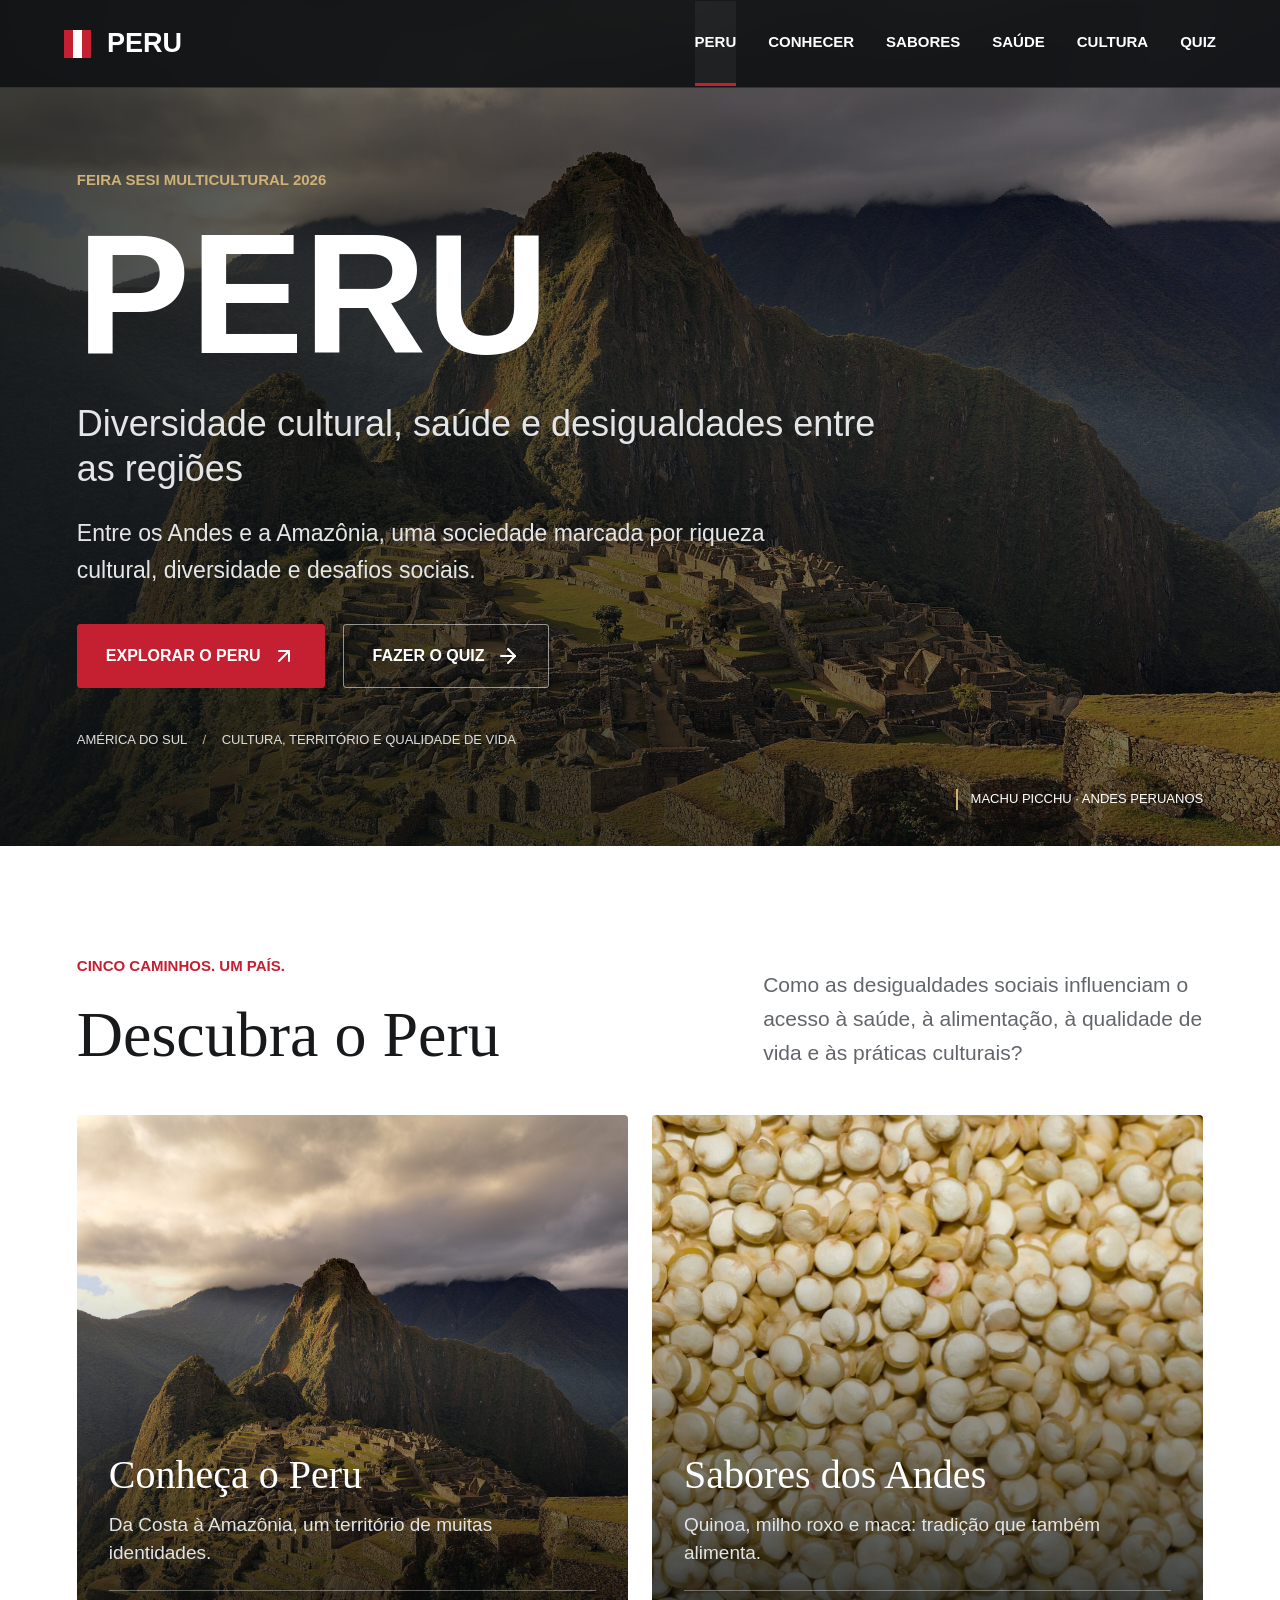
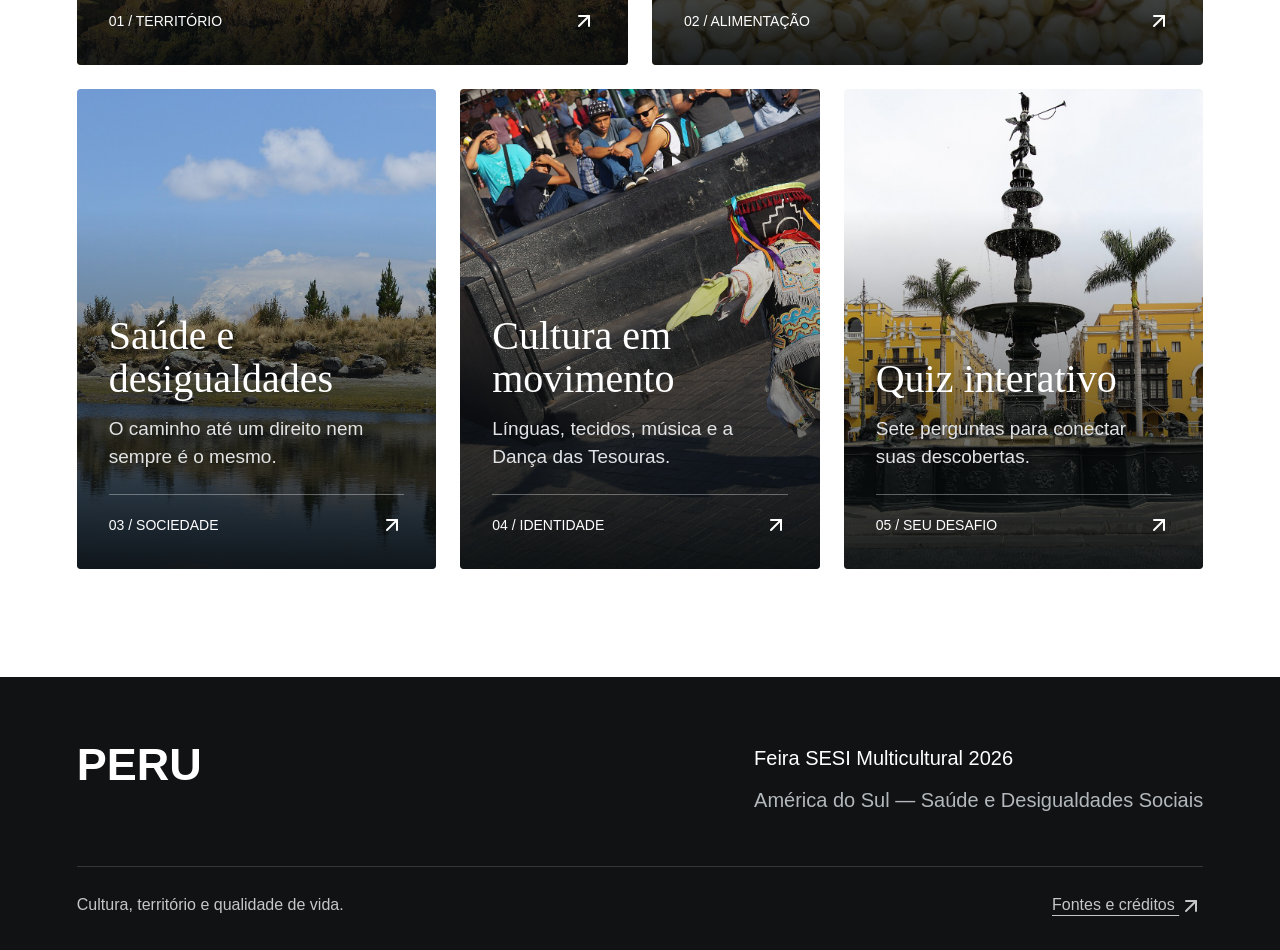
<file: index.html>
<!DOCTYPE html>
<html lang="pt-BR">
<head>
<meta charset="UTF-8">
<meta name="viewport" content="width=device-width, initial-scale=1">
<meta name="description" content="Peru: diversidade cultural, saúde e desigualdades entre as regiões. Feira SESI Multicultural 2026.">
<meta name="theme-color" content="#17191b">
<title>Peru | Uma viagem entre cultura, saúde e território</title>
<link rel="stylesheet" href="assets/css/style.css">
<script src="assets/js/lucide.min.js" defer></script>
<script src="assets/js/script.js" defer></script>

</head>
<body>
<a class="skip-link" href="#conteudo">Ir para o conteúdo</a>
<header class="site-header">
<a class="brand" href="index.html" aria-label="Peru, página inicial"><span class="brand-flag" aria-hidden="true"></span>PERU</a>
<button class="menu-toggle" aria-label="Abrir menu" aria-expanded="false" aria-controls="main-nav" type="button"><i data-lucide="menu" class="icon"></i></button>
<nav class="main-nav" id="main-nav" aria-label="Navegação principal"><a href="index.html" aria-current="page">Peru</a><a href="peru.html">Conhecer</a><a href="alimentacao.html">Sabores</a><a href="saude.html">Saúde</a><a href="cultura.html">Cultura</a><a href="quiz.html">Quiz</a></nav>
</header>
<main id="conteudo">

<section class="photo-hero home-hero" id="hero">
<!-- Troque esta fotografia em assets/img/hero-peru.jpg e atualize seu crédito em fontes.html. -->
<img class="hero-photo" src="assets/img/hero-peru.jpg" alt="Vista real de Machu Picchu cercado pelas montanhas dos Andes" fetchpriority="high">
<div class="wrap"><div class="hero-copy"><span class="eyebrow">Feira SESI Multicultural 2026</span><h1>PERU</h1><p class="subtitle">Diversidade cultural, saúde e desigualdades entre as regiões</p><p>Entre os Andes e a Amazônia, uma sociedade marcada por riqueza cultural, diversidade e desafios sociais.</p>
<div class="actions"><a class="button" href="peru.html">Explorar o Peru <i data-lucide="arrow-up-right" class="icon"></i></a><a class="button secondary" href="quiz.html">Fazer o quiz <i data-lucide="arrow-right" class="icon"></i></a></div>
<div class="hero-bottom">América do Sul <span>/</span> Cultura, território e qualidade de vida</div></div></div><span class="hero-caption">Machu Picchu · Andes peruanos</span>
</section>
<section class="section"><div class="wrap"><div class="discover-header reveal"><div><span class="eyebrow">Cinco caminhos. Um país.</span><h2>Descubra o Peru</h2></div><p>Como as desigualdades sociais influenciam o acesso à saúde, à alimentação, à qualidade de vida e às práticas culturais?</p></div>
<div class="discover-grid">
<a class="destination reveal" href="peru.html"><img src="assets/img/machu-picchu.jpg" alt="" loading="lazy"><div class="destination-content"><h3>Conheça o Peru</h3><p>Da Costa à Amazônia, um território de muitas identidades.</p><span class="access">01 / Território<i data-lucide="arrow-up-right" class="icon"></i></span></div></a><a class="destination reveal" href="alimentacao.html"><img src="assets/img/quinoa.jpg" alt="" loading="lazy"><div class="destination-content"><h3>Sabores dos Andes</h3><p>Quinoa, milho roxo e maca: tradição que também alimenta.</p><span class="access">02 / Alimentação<i data-lucide="arrow-up-right" class="icon"></i></span></div></a><a class="destination reveal" href="saude.html"><img src="assets/img/andes.jpg" alt="" loading="lazy"><div class="destination-content"><h3>Saúde e desigualdades</h3><p>O caminho até um direito nem sempre é o mesmo.</p><span class="access">03 / Sociedade<i data-lucide="arrow-up-right" class="icon"></i></span></div></a><a class="destination reveal" href="cultura.html"><img src="assets/img/danca-tesouras.jpg" alt="" loading="lazy"><div class="destination-content"><h3>Cultura em movimento</h3><p>Línguas, tecidos, música e a Dança das Tesouras.</p><span class="access">04 / Identidade<i data-lucide="arrow-up-right" class="icon"></i></span></div></a><a class="destination reveal" href="quiz.html"><img src="assets/img/lima.jpg" alt="" loading="lazy"><div class="destination-content"><h3>Quiz interativo</h3><p>Sete perguntas para conectar suas descobertas.</p><span class="access">05 / Seu desafio<i data-lucide="arrow-up-right" class="icon"></i></span></div></a>
</div></div></section>
</main>
<footer class="site-footer"><div class="wrap"><div class="footer-top"><a href="index.html" class="footer-brand" style="text-decoration:none">PERU</a><div class="footer-info"><p>Feira SESI Multicultural 2026</p><p>América do Sul — Saúde e Desigualdades Sociais</p></div></div><div class="footer-bottom"><span>Cultura, território e qualidade de vida.</span><a href="fontes.html">Fontes e créditos <i data-lucide="arrow-up-right" class="icon"></i></a></div></div></footer>
</body>
</html>
</file>
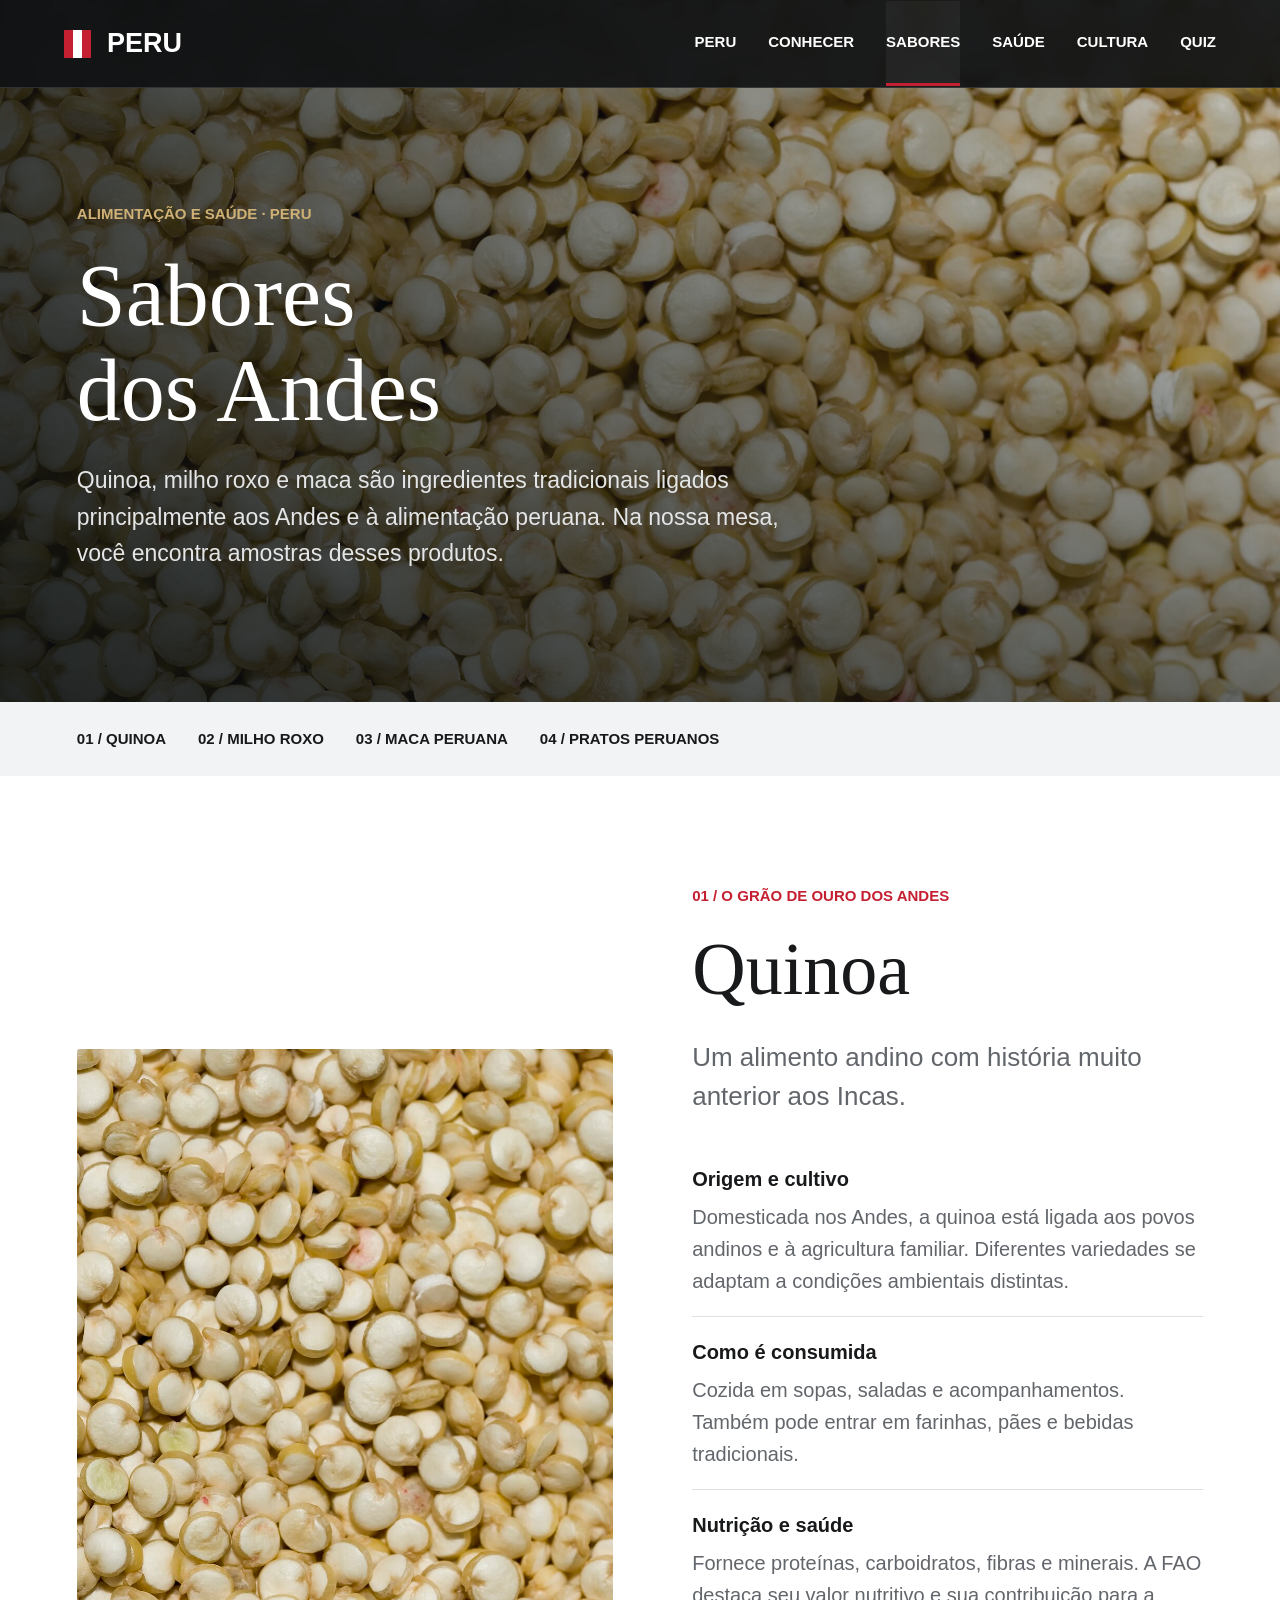
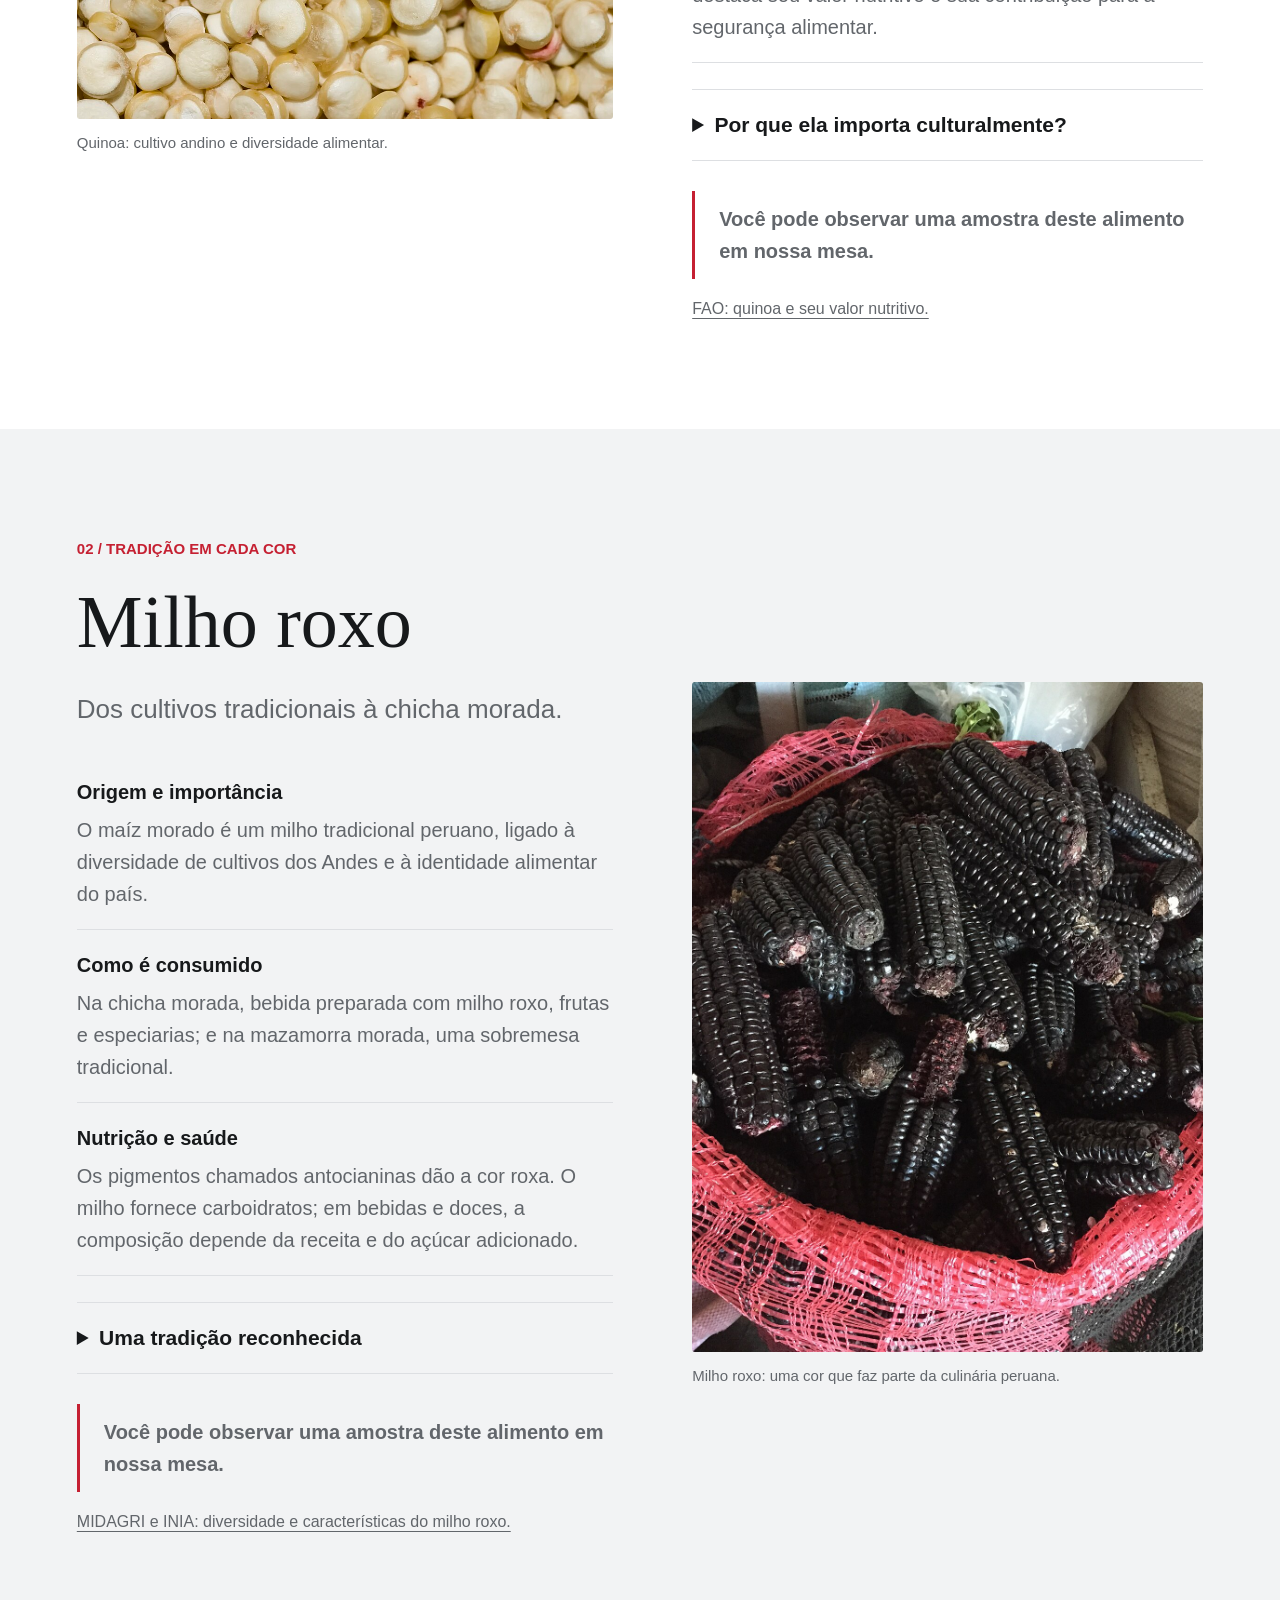
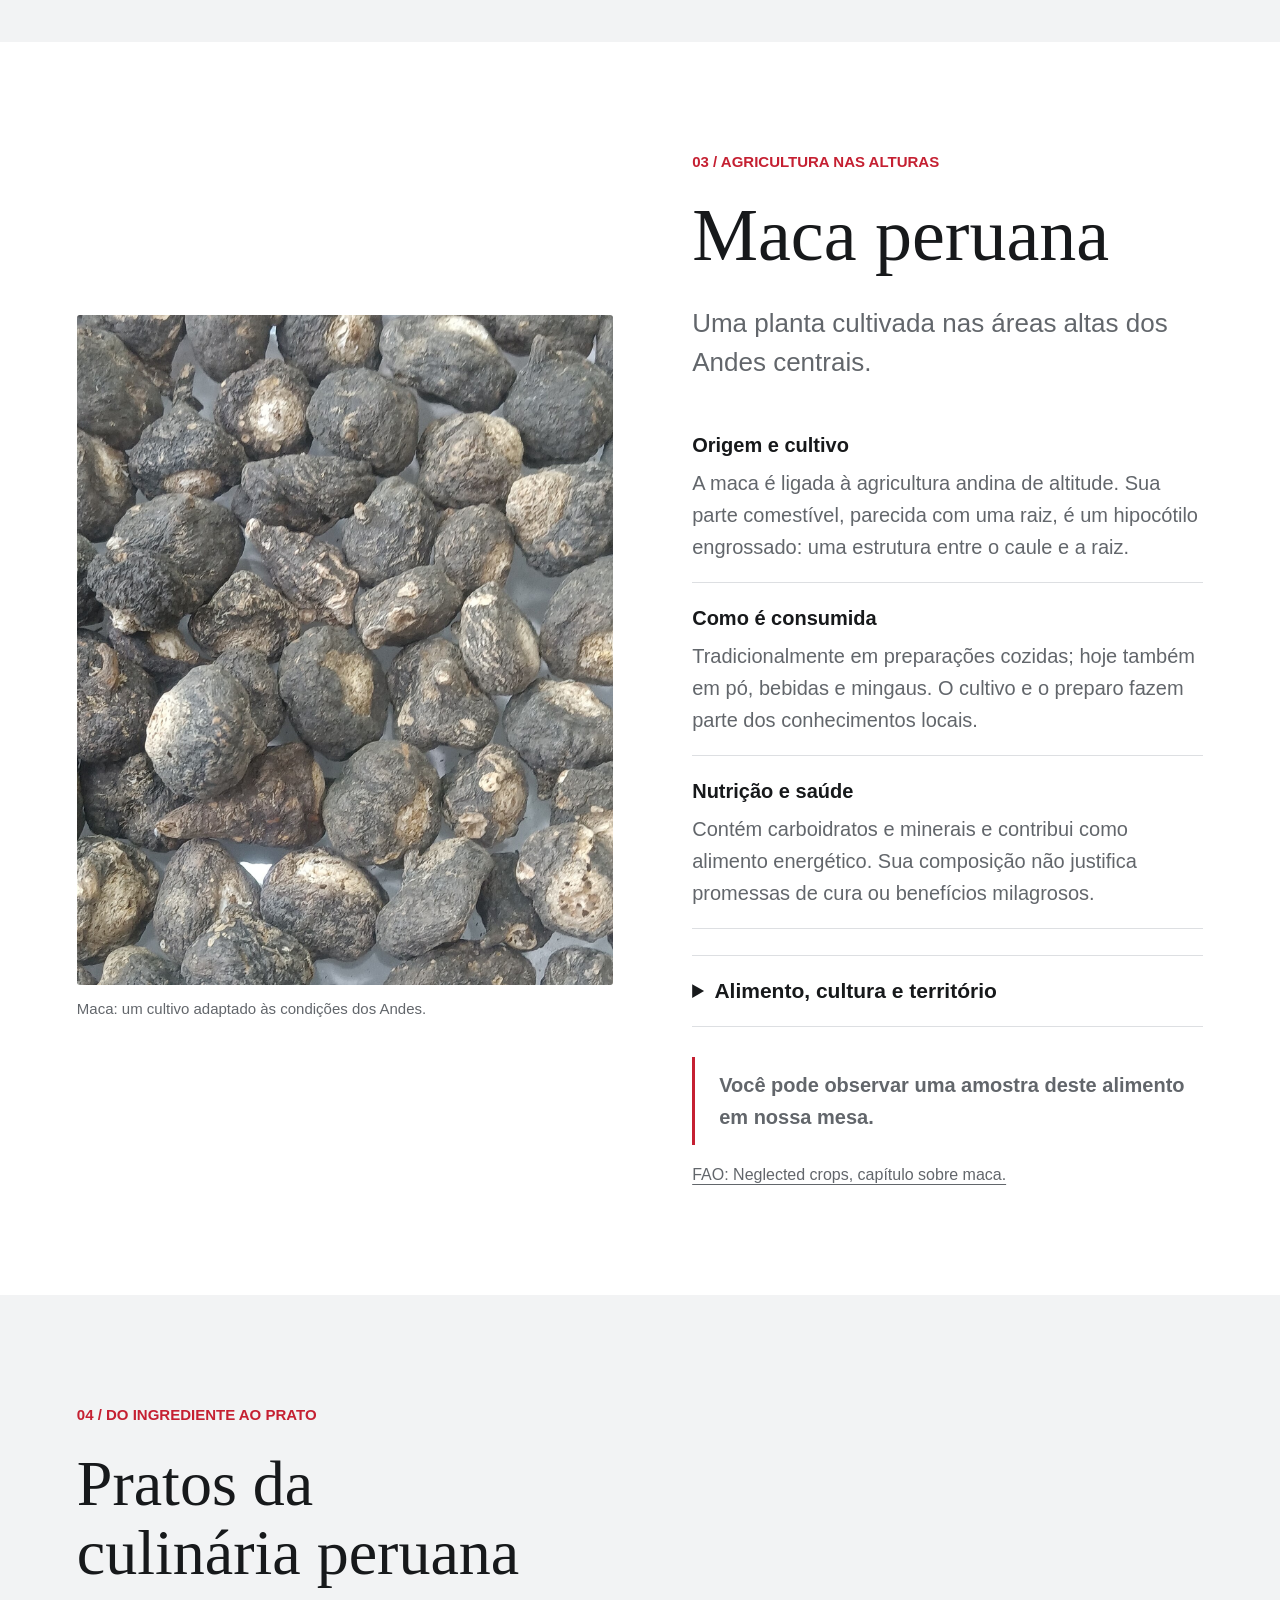
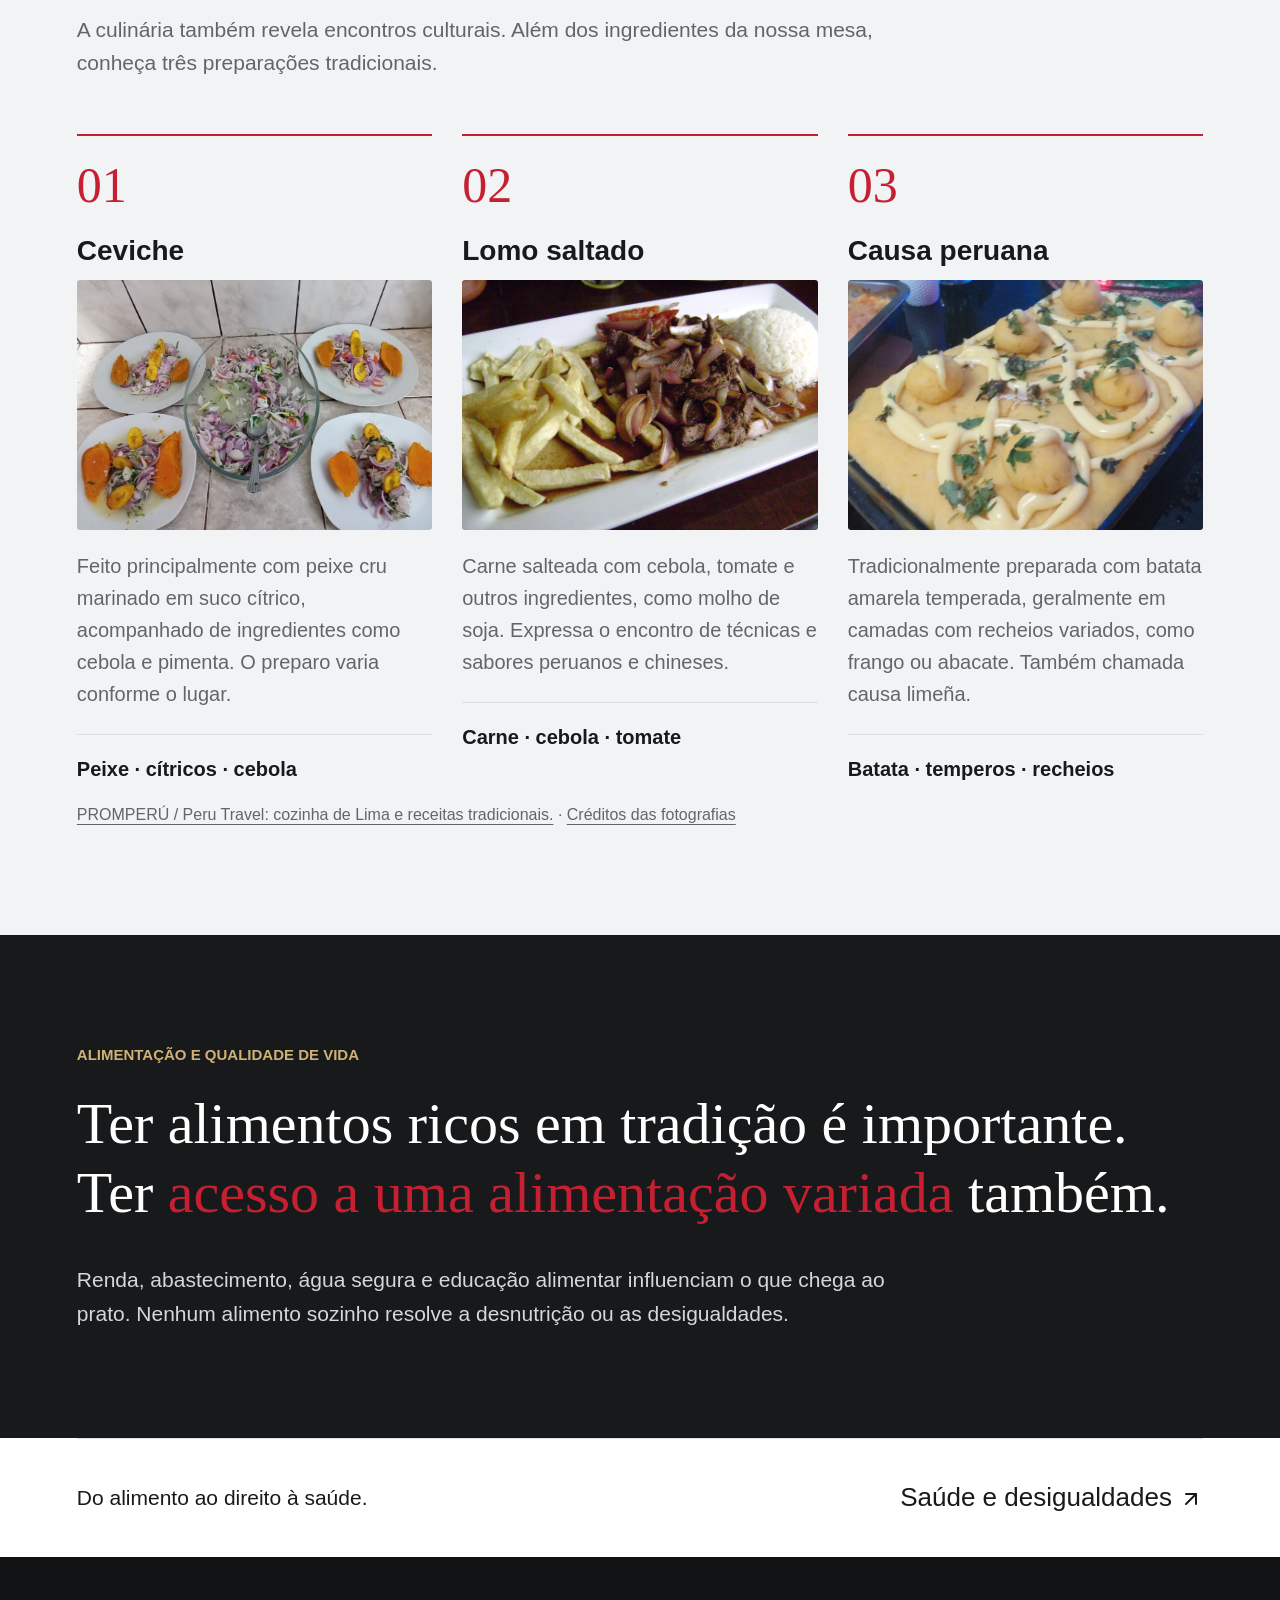
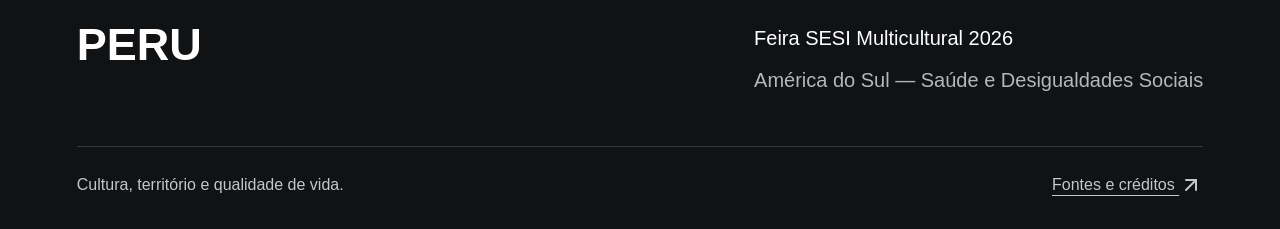
<file: alimentacao.html>
<!DOCTYPE html>
<html lang="pt-BR">
<head>
<meta charset="UTF-8">
<meta name="viewport" content="width=device-width, initial-scale=1">
<meta name="description" content="Peru: saúde, cultura e desigualdades sociais. Exposição interativa da Feira SESI Multicultural 2026.">
<meta name="theme-color" content="#17191b">
<title>Sabores dos Andes | Quinoa, milho roxo e maca</title>
<link rel="stylesheet" href="assets/css/style.css">
<script src="assets/js/lucide.min.js" defer></script>
<script src="assets/js/script.js" defer></script>

</head>
<body>
<a class="skip-link" href="#conteudo">Ir para o conteúdo</a>
<header class="site-header">
<a class="brand" href="index.html" aria-label="Peru, página inicial"><span class="brand-flag" aria-hidden="true"></span>PERU</a>
<button class="menu-toggle" aria-label="Abrir menu" aria-expanded="false" aria-controls="main-nav" type="button"><i data-lucide="menu" class="icon"></i></button>
<nav class="main-nav" id="main-nav" aria-label="Navegação principal"><a href="index.html">Peru</a><a href="peru.html">Conhecer</a><a href="alimentacao.html" aria-current="page">Sabores</a><a href="saude.html">Saúde</a><a href="cultura.html">Cultura</a><a href="quiz.html">Quiz</a></nav>
</header>
<main id="conteudo">

<section class="photo-hero"><img class="hero-photo" src="assets/img/quinoa.jpg" alt="Quinoa, alimento tradicional da região andina" fetchpriority="high"><div class="wrap"><div class="hero-copy"><span class="eyebrow">Alimentação e saúde · Peru</span><h1>Sabores<br>dos Andes</h1><p>Quinoa, milho roxo e maca são ingredientes tradicionais ligados principalmente aos Andes e à alimentação peruana. Na nossa mesa, você encontra amostras desses produtos.</p></div></div></section>
<div class="soft"><nav class="wrap food-tabs" aria-label="Alimentos desta página"><a href="#quinoa">01 / Quinoa</a><a href="#milho">02 / Milho roxo</a><a href="#maca">03 / Maca peruana</a><a href="#pratos">04 / Pratos peruanos</a></nav></div>
<section class="section food-section" id="quinoa"><div class="wrap split"><figure class="visual reveal"><img src="assets/img/quinoa.jpg" alt="Fotografia real de quinoa" loading="lazy"><figcaption>Quinoa: cultivo andino e diversidade alimentar.</figcaption></figure><div class="copy reveal"><span class="eyebrow">01 / O grão de ouro dos Andes</span><h2 class="food-heading">Quinoa</h2><p class="lead">Um alimento andino com história muito anterior aos Incas.</p><dl class="food-details"><div><dt>Origem e cultivo</dt><dd>Domesticada nos Andes, a quinoa está ligada aos povos andinos e à agricultura familiar. Diferentes variedades se adaptam a condições ambientais distintas.</dd></div><div><dt>Como é consumida</dt><dd>Cozida em sopas, saladas e acompanhamentos. Também pode entrar em farinhas, pães e bebidas tradicionais.</dd></div><div><dt>Nutrição e saúde</dt><dd>Fornece proteínas, carboidratos, fibras e minerais. A FAO destaca seu valor nutritivo e sua contribuição para a segurança alimentar.</dd></div></dl><details><summary>Por que ela importa culturalmente?</summary><p>A quinoa faz parte dos saberes agrícolas andinos. Preservar esse cultivo também valoriza quem guarda sementes, técnicas e receitas transmitidas entre gerações.</p></details><p class="note">Você pode observar uma amostra deste alimento em nossa mesa.</p><small class="source"><a href="fontes.html#quinoa-fonte">FAO: quinoa e seu valor nutritivo.</a></small></div></div></section>
<section class="section food-section soft" id="milho"><div class="wrap split reverse"><figure class="visual reveal"><img src="assets/img/milho-roxo.jpg" alt="Espigas ou grãos de milho roxo peruano" loading="lazy"><figcaption>Milho roxo: uma cor que faz parte da culinária peruana.</figcaption></figure><div class="copy reveal"><span class="eyebrow">02 / Tradição em cada cor</span><h2 class="food-heading">Milho roxo</h2><p class="lead">Dos cultivos tradicionais à chicha morada.</p><dl class="food-details"><div><dt>Origem e importância</dt><dd>O maíz morado é um milho tradicional peruano, ligado à diversidade de cultivos dos Andes e à identidade alimentar do país.</dd></div><div><dt>Como é consumido</dt><dd>Na chicha morada, bebida preparada com milho roxo, frutas e especiarias; e na mazamorra morada, uma sobremesa tradicional.</dd></div><div><dt>Nutrição e saúde</dt><dd>Os pigmentos chamados antocianinas dão a cor roxa. O milho fornece carboidratos; em bebidas e doces, a composição depende da receita e do açúcar adicionado.</dd></div></dl><details><summary>Uma tradição reconhecida</summary><p>O Peru celebra o Dia Nacional do Maíz Morado, Maíz Choclo e Maízes para Cancha em 5 de maio, valorizando sua importância econômica, social e cultural.</p></details><p class="note">Você pode observar uma amostra deste alimento em nossa mesa.</p><small class="source"><a href="fontes.html#milho-fonte">MIDAGRI e INIA: diversidade e características do milho roxo.</a></small></div></div></section>
<section class="section food-section" id="maca"><div class="wrap split"><figure class="visual reveal"><img src="assets/img/maca.jpg" alt="Fotografia real da parte comestível da maca peruana" loading="lazy"><figcaption>Maca: um cultivo adaptado às condições dos Andes.</figcaption></figure><div class="copy reveal"><span class="eyebrow">03 / Agricultura nas alturas</span><h2 class="food-heading">Maca peruana</h2><p class="lead">Uma planta cultivada nas áreas altas dos Andes centrais.</p><dl class="food-details"><div><dt>Origem e cultivo</dt><dd>A maca é ligada à agricultura andina de altitude. Sua parte comestível, parecida com uma raiz, é um hipocótilo engrossado: uma estrutura entre o caule e a raiz.</dd></div><div><dt>Como é consumida</dt><dd>Tradicionalmente em preparações cozidas; hoje também em pó, bebidas e mingaus. O cultivo e o preparo fazem parte dos conhecimentos locais.</dd></div><div><dt>Nutrição e saúde</dt><dd>Contém carboidratos e minerais e contribui como alimento energético. Sua composição não justifica promessas de cura ou benefícios milagrosos.</dd></div></dl><details><summary>Alimento, cultura e território</summary><p>A maca mostra como comunidades adaptaram cultivos ao frio e à altitude. Valorizar esse alimento é reconhecer saberes agrícolas, sem transformá-lo em medicamento.</p></details><p class="note">Você pode observar uma amostra deste alimento em nossa mesa.</p><small class="source"><a href="fontes.html#maca-fonte">FAO: Neglected crops, capítulo sobre maca.</a></small></div></div></section>
<section class="section soft" id="pratos"><div class="wrap"><div class="intro reveal"><span class="eyebrow">04 / Do ingrediente ao prato</span><h2>Pratos da<br>culinária peruana</h2><p>A culinária também revela encontros culturais. Além dos ingredientes da nossa mesa, conheça três preparações tradicionais.</p></div>
<!-- Fotografias reais locais; preserve os créditos em fontes.html#imagens e assets/image-credits.json ao substituir. -->
<div class="region-grid dish-grid">
<article class="region dish reveal"><span class="dish-number" aria-hidden="true">01</span><h3>Ceviche</h3><img class="dish-photo" src="assets/img/ceviche.jpg" alt="Porções de ceviche peruano com cebola roxa e acompanhamentos" loading="lazy" width="960" height="720"><p>Feito principalmente com peixe cru marinado em suco cítrico, acompanhado de ingredientes como cebola e pimenta. O preparo varia conforme o lugar.</p><p class="dish-base">Peixe · cítricos · cebola</p></article>
<article class="region dish reveal"><span class="dish-number" aria-hidden="true">02</span><h3>Lomo saltado</h3><img class="dish-photo" src="assets/img/lomo-saltado.jpg" alt="Lomo saltado com carne, cebola, batatas fritas e arroz branco" loading="lazy" width="3072" height="2304"><p>Carne salteada com cebola, tomate e outros ingredientes, como molho de soja. Expressa o encontro de técnicas e sabores peruanos e chineses.</p><p class="dish-base">Carne · cebola · tomate</p></article>
<article class="region dish reveal"><span class="dish-number" aria-hidden="true">03</span><h3>Causa peruana</h3><img class="dish-photo" src="assets/img/causa-peruana.jpg" alt="Causa limeña de batata amarela preparada em camadas" loading="lazy" width="3096" height="4128"><p>Tradicionalmente preparada com batata amarela temperada, geralmente em camadas com recheios variados, como frango ou abacate. Também chamada causa limeña.</p><p class="dish-base">Batata · temperos · recheios</p></article>
</div><small class="source"><a href="fontes.html#pratos-fonte">PROMPERÚ / Peru Travel: cozinha de Lima e receitas tradicionais.</a> · <a href="fontes.html#imagens">Créditos das fotografias</a></small></div></section>
<section class="section dark"><div class="wrap"><span class="eyebrow">Alimentação e qualidade de vida</span><h2 class="large-quote reveal">Ter alimentos ricos em tradição é importante.<br>Ter <em>acesso a uma alimentação variada</em> também.</h2><div class="intro" style="margin-top:35px;margin-bottom:0"><p>Renda, abastecimento, água segura e educação alimentar influenciam o que chega ao prato. Nenhum alimento sozinho resolve a desnutrição ou as desigualdades.</p></div></div></section>
<div class="wrap"><div class="next-page"><span>Do alimento ao direito à saúde.</span><a href="saude.html">Saúde e desigualdades <i data-lucide="arrow-up-right" class="icon"></i></a></div></div>
</main>
<footer class="site-footer"><div class="wrap"><div class="footer-top"><a href="index.html" class="footer-brand" style="text-decoration:none">PERU</a><div class="footer-info"><p>Feira SESI Multicultural 2026</p><p>América do Sul — Saúde e Desigualdades Sociais</p></div></div><div class="footer-bottom"><span>Cultura, território e qualidade de vida.</span><a href="fontes.html">Fontes e créditos <i data-lucide="arrow-up-right" class="icon"></i></a></div></div></footer>
</body>
</html>
</file>
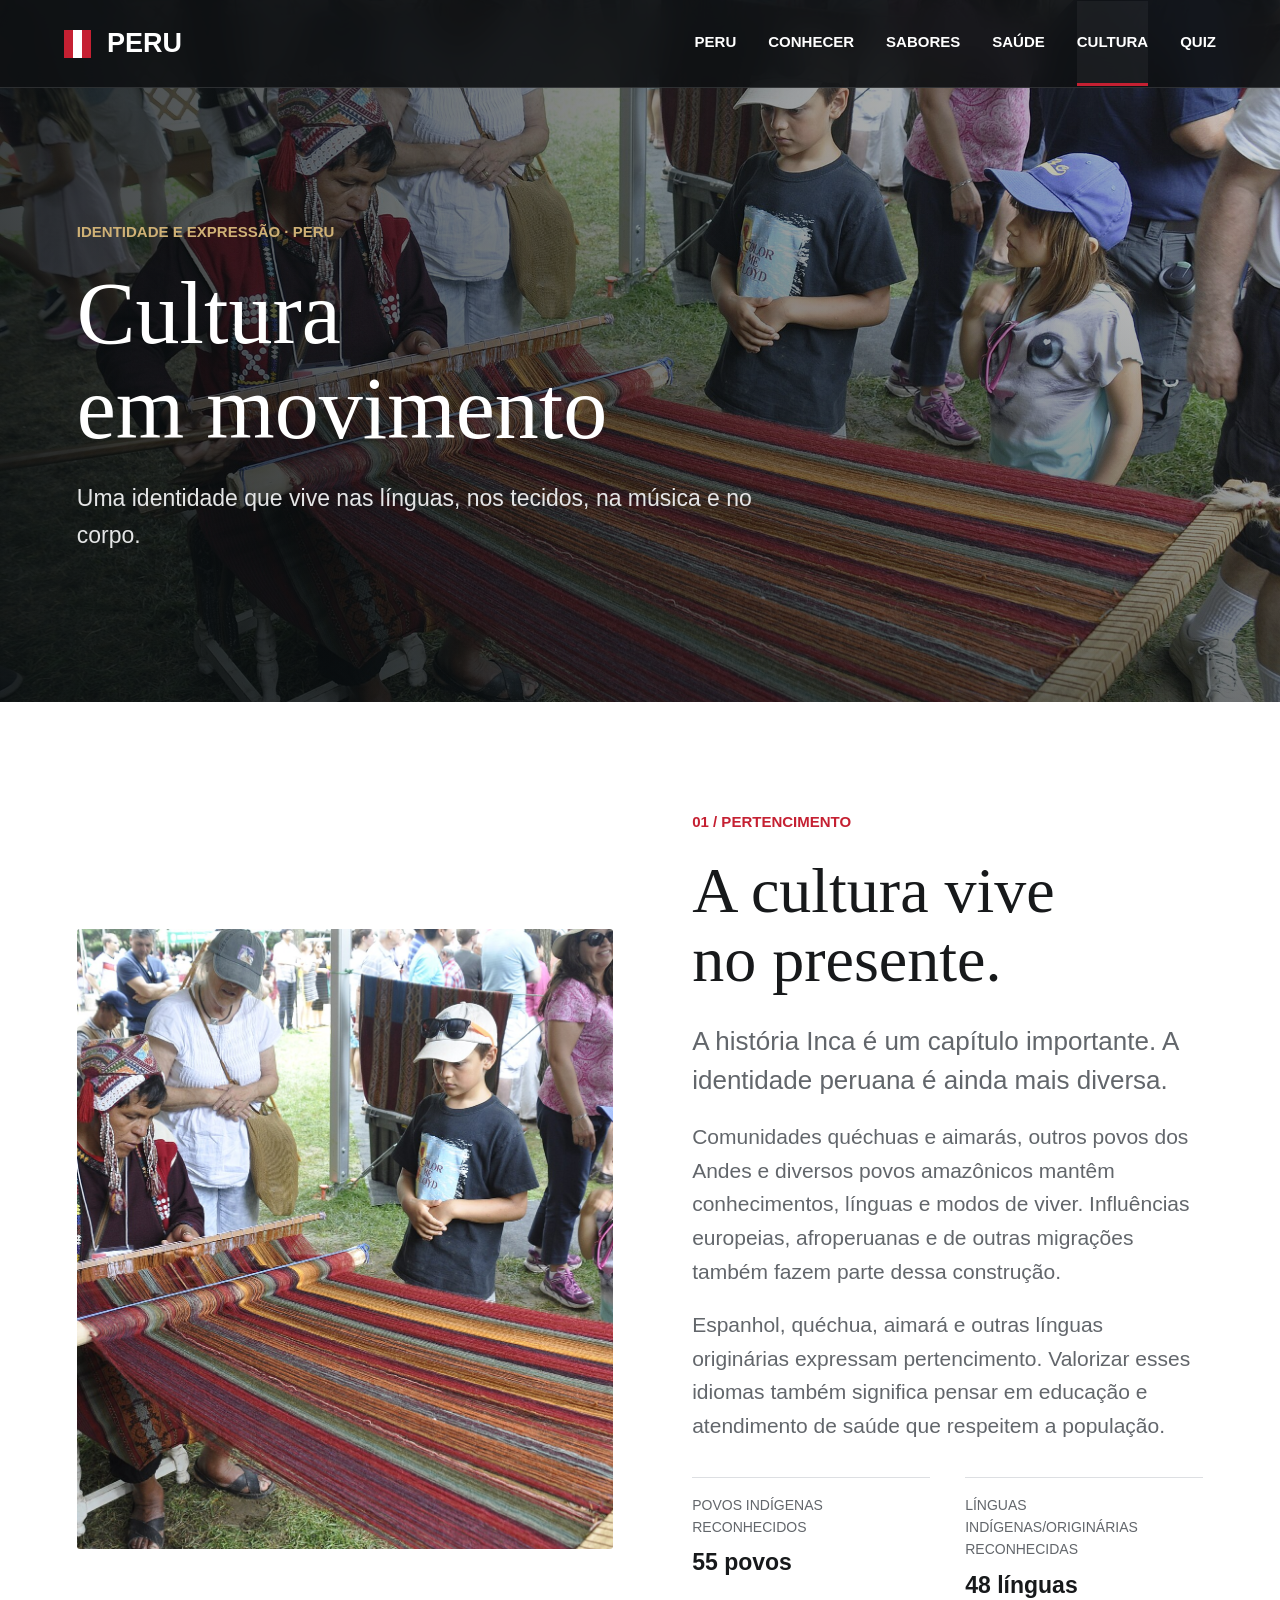
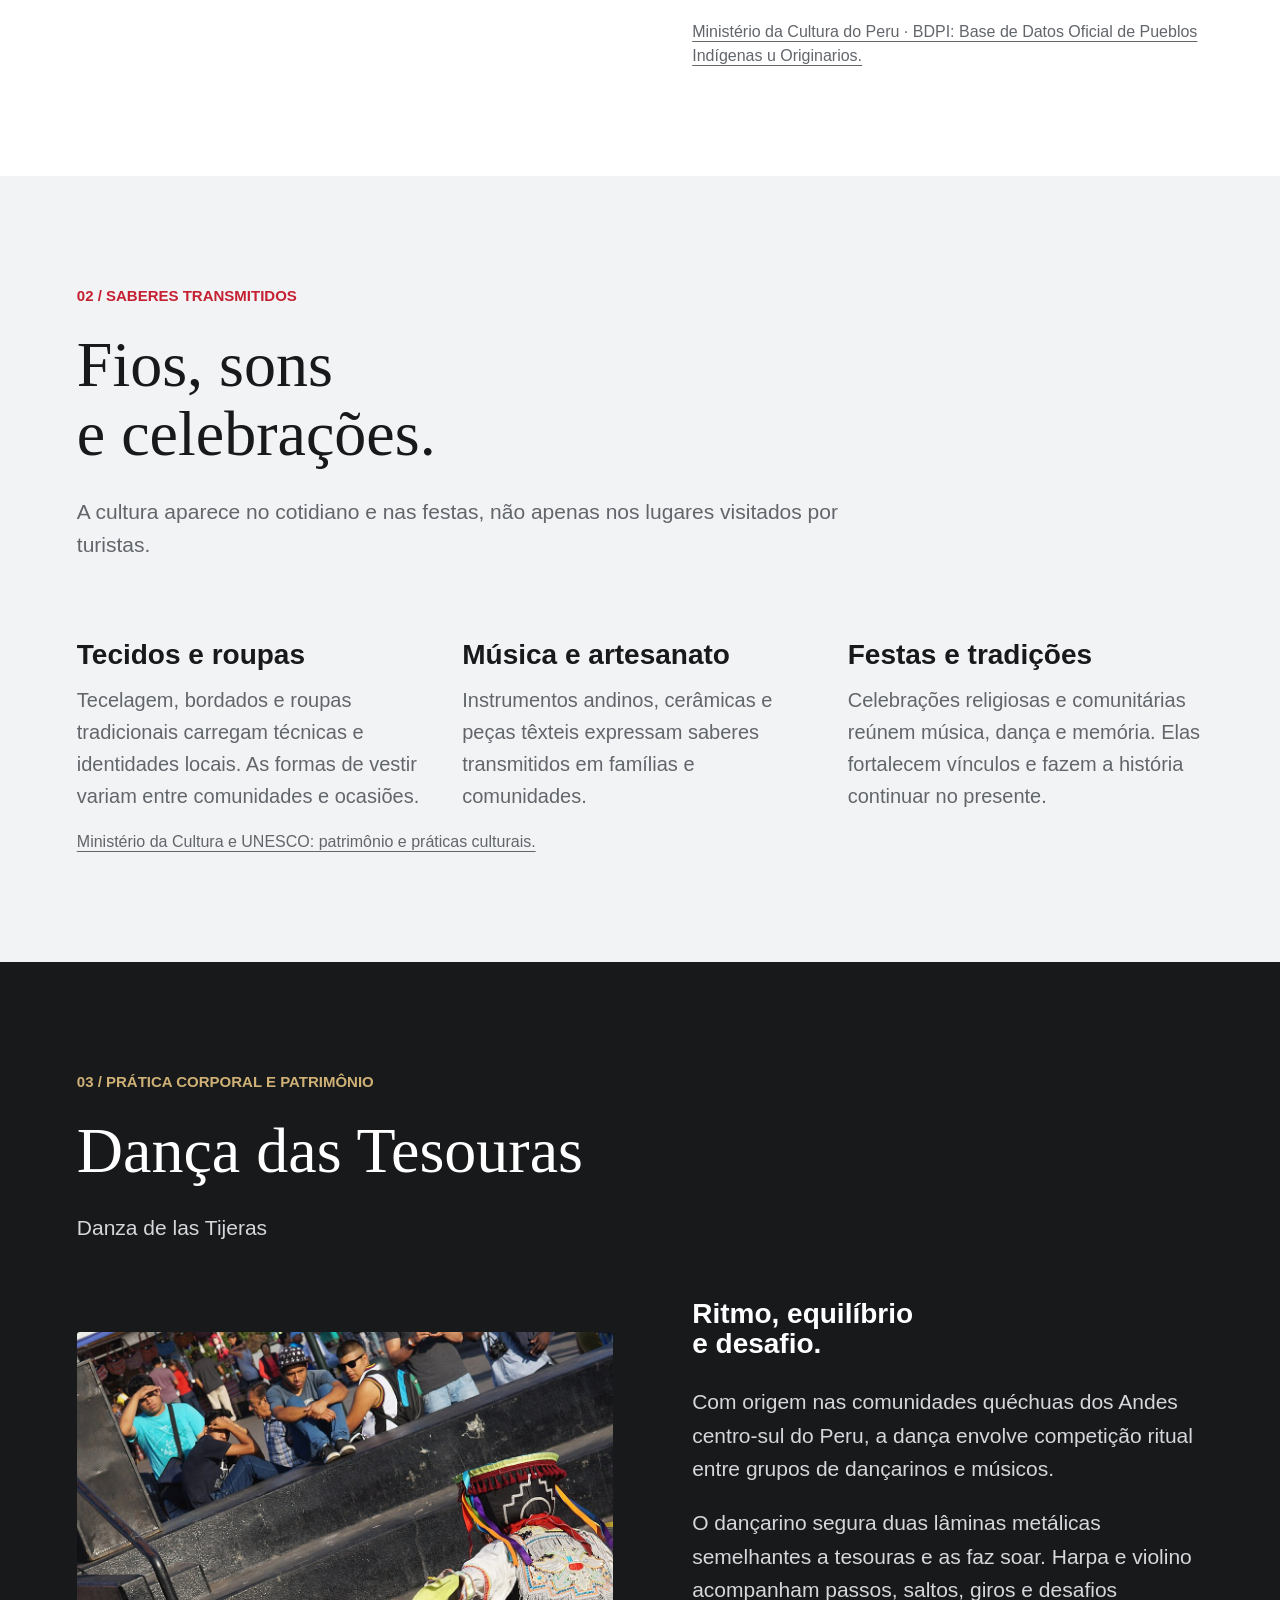
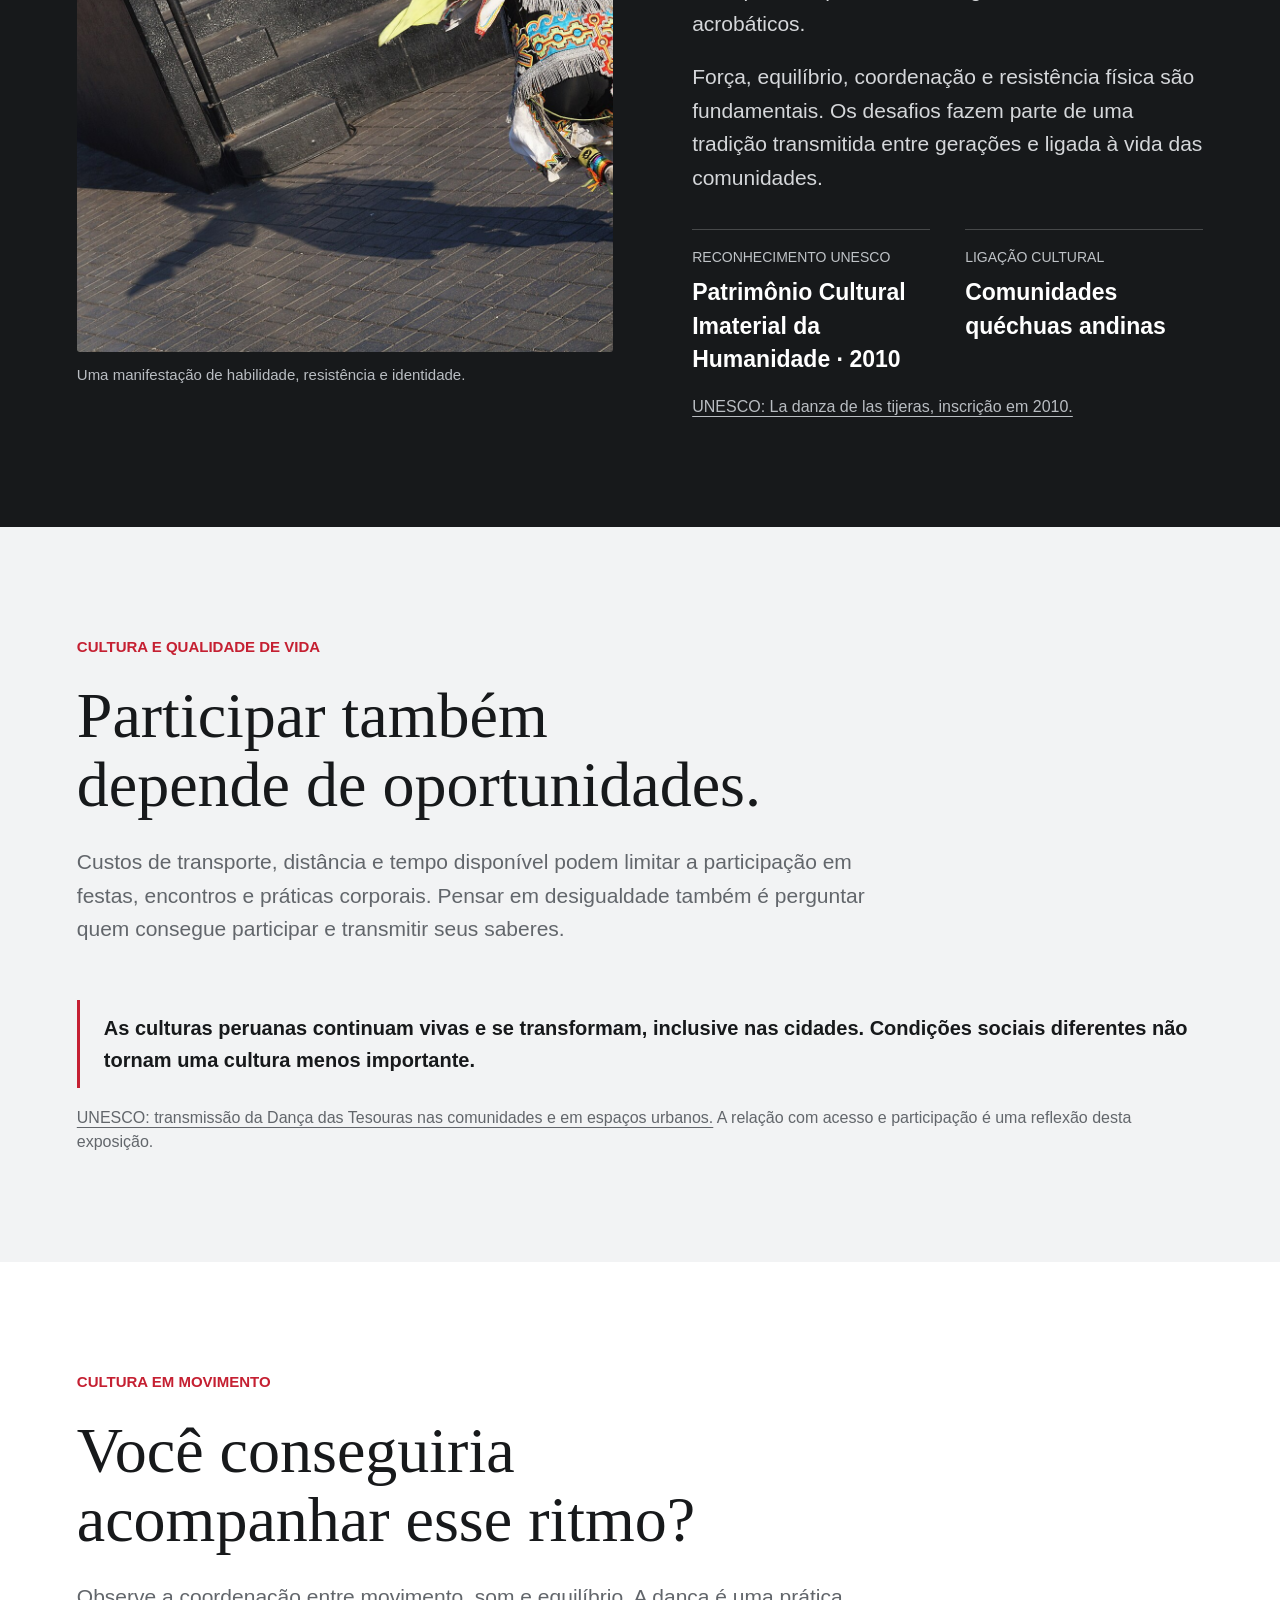
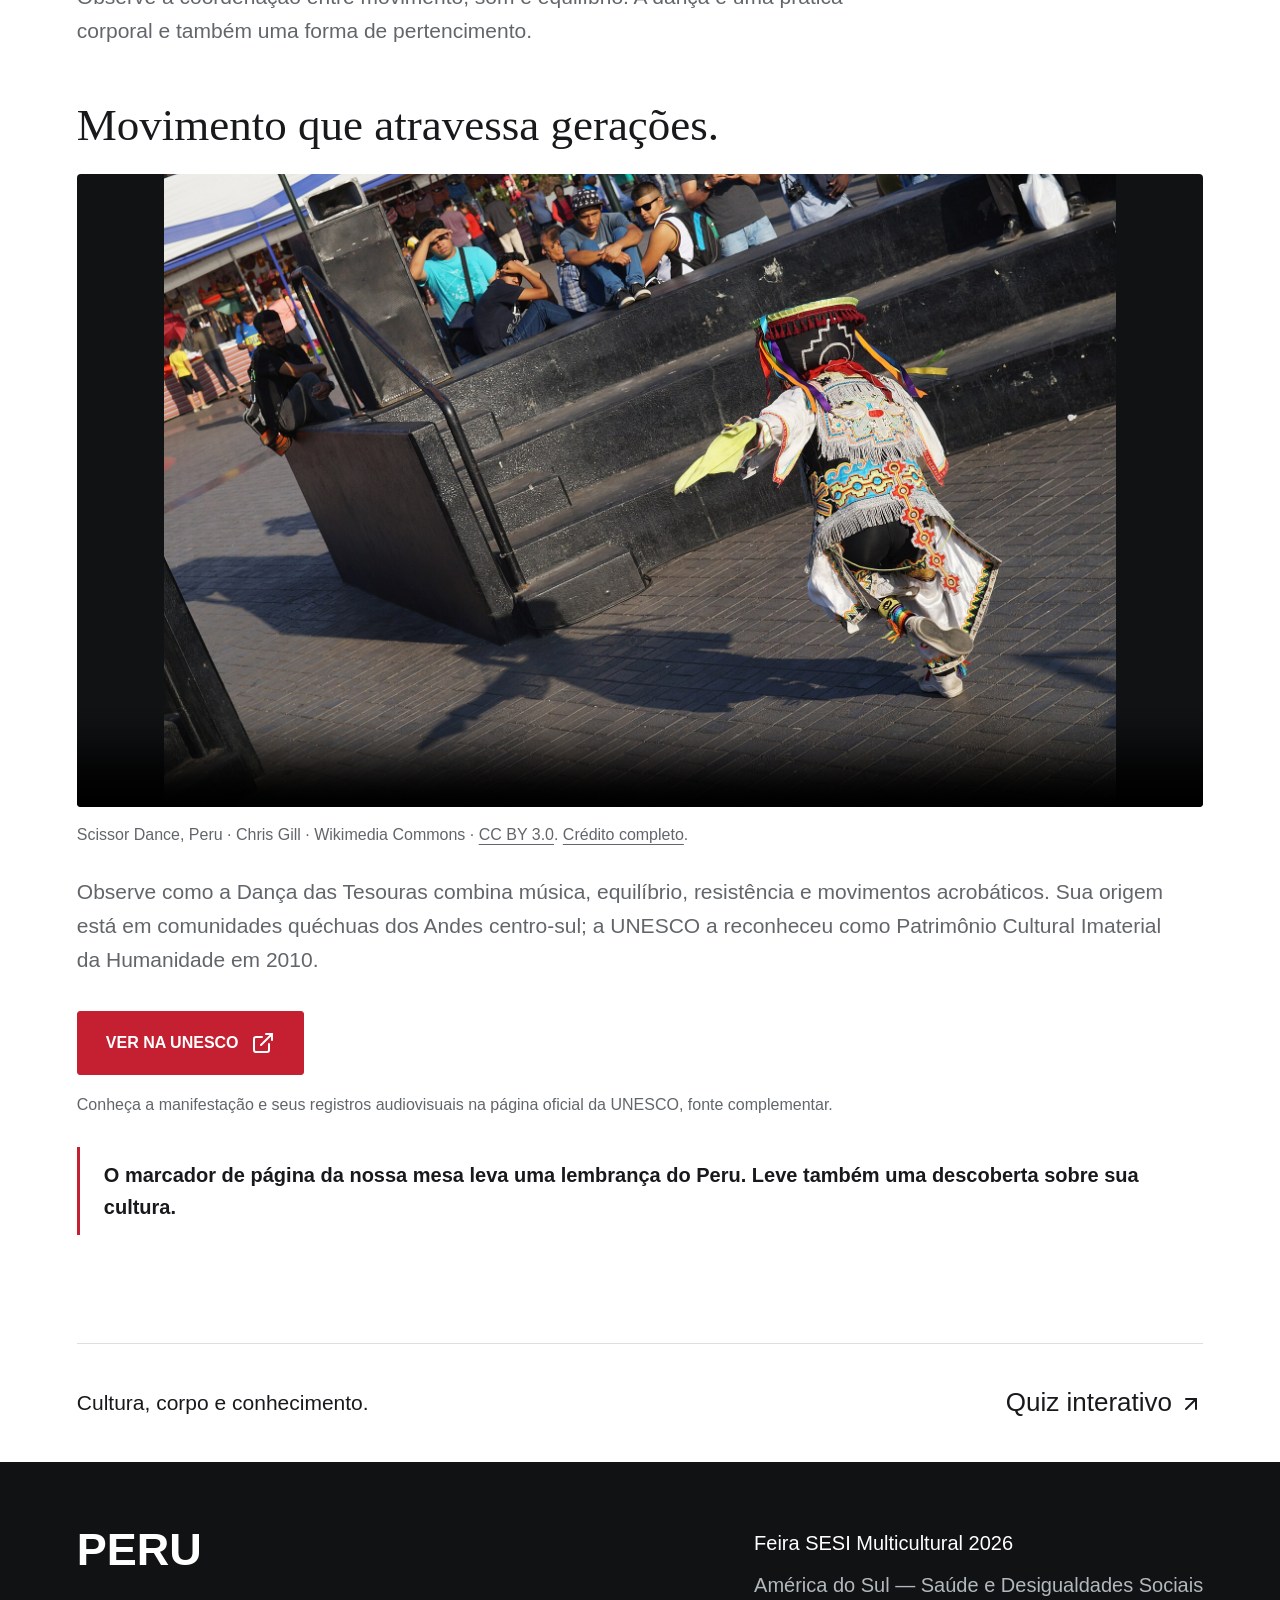
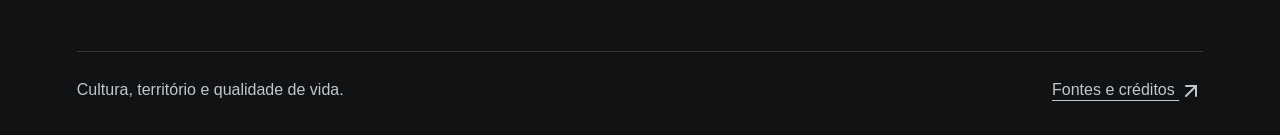
<file: cultura.html>
<!DOCTYPE html>
<html lang="pt-BR">
<head>
<meta charset="UTF-8">
<meta name="viewport" content="width=device-width, initial-scale=1">
<meta name="description" content="Peru: saúde, cultura e desigualdades sociais. Exposição interativa da Feira SESI Multicultural 2026.">
<meta name="theme-color" content="#17191b">
<title>Cultura em movimento | Dança das Tesouras e identidade</title>
<link rel="stylesheet" href="assets/css/style.css">
<script src="assets/js/lucide.min.js" defer></script>
<script src="assets/js/script.js" defer></script>

</head>
<body>
<a class="skip-link" href="#conteudo">Ir para o conteúdo</a>
<header class="site-header">
<a class="brand" href="index.html" aria-label="Peru, página inicial"><span class="brand-flag" aria-hidden="true"></span>PERU</a>
<button class="menu-toggle" aria-label="Abrir menu" aria-expanded="false" aria-controls="main-nav" type="button"><i data-lucide="menu" class="icon"></i></button>
<nav class="main-nav" id="main-nav" aria-label="Navegação principal"><a href="index.html">Peru</a><a href="peru.html">Conhecer</a><a href="alimentacao.html">Sabores</a><a href="saude.html">Saúde</a><a href="cultura.html" aria-current="page">Cultura</a><a href="quiz.html">Quiz</a></nav>
</header>
<main id="conteudo">

<section class="photo-hero"><img class="hero-photo" src="assets/img/cultura-andina.jpg" alt="Manifestação cultural e tradições andinas peruanas" fetchpriority="high"><div class="wrap"><div class="hero-copy"><span class="eyebrow">Identidade e expressão · Peru</span><h1>Cultura<br>em movimento</h1><p>Uma identidade que vive nas línguas, nos tecidos, na música e no corpo.</p></div></div></section>
<section class="section"><div class="wrap split"><figure class="visual reveal"><img src="assets/img/cultura-andina.jpg" alt="Cultura andina, roupas e tradições peruanas" loading="lazy"></figure><div class="copy reveal"><span class="eyebrow">01 / Pertencimento</span><h2>A cultura vive<br>no presente.</h2><p class="lead">A história Inca é um capítulo importante. A identidade peruana é ainda mais diversa.</p><p>Comunidades quéchuas e aimarás, outros povos dos Andes e diversos povos amazônicos mantêm conhecimentos, línguas e modos de viver. Influências europeias, afroperuanas e de outras migrações também fazem parte dessa construção.</p><p>Espanhol, quéchua, aimará e outras línguas originárias expressam pertencimento. Valorizar esses idiomas também significa pensar em educação e atendimento de saúde que respeitem a população.</p><div class="facts"><div class="fact"><span>Povos indígenas reconhecidos</span><strong>55 povos</strong></div><div class="fact"><span>Línguas indígenas/originárias reconhecidas</span><strong>48 línguas</strong></div></div><small class="source"><a href="fontes.html#cultura">Ministério da Cultura do Peru · BDPI: Base de Datos Oficial de Pueblos Indígenas u Originarios.</a></small></div></div></section>
<section class="section soft"><div class="wrap"><div class="intro reveal"><span class="eyebrow">02 / Saberes transmitidos</span><h2>Fios, sons<br>e celebrações.</h2><p>A cultura aparece no cotidiano e nas festas, não apenas nos lugares visitados por turistas.</p></div><div class="region-grid"><article class="region reveal"><h3>Tecidos e roupas</h3><p>Tecelagem, bordados e roupas tradicionais carregam técnicas e identidades locais. As formas de vestir variam entre comunidades e ocasiões.</p></article><article class="region reveal"><h3>Música e artesanato</h3><p>Instrumentos andinos, cerâmicas e peças têxteis expressam saberes transmitidos em famílias e comunidades.</p></article><article class="region reveal"><h3>Festas e tradições</h3><p>Celebrações religiosas e comunitárias reúnem música, dança e memória. Elas fortalecem vínculos e fazem a história continuar no presente.</p></article></div><small class="source"><a href="fontes.html#cultura">Ministério da Cultura e UNESCO: patrimônio e práticas culturais.</a></small></div></section>
<section class="section dark" id="danca"><div class="wrap"><div class="intro reveal"><span class="eyebrow">03 / Prática corporal e patrimônio</span><h2>Dança das Tesouras</h2><p class="lead">Danza de las Tijeras</p></div><div class="split"><figure class="visual reveal"><img src="assets/img/danca-tesouras.jpg" alt="Dançarino da Danza de las Tijeras com roupa tradicional peruana" loading="lazy"><figcaption class="source">Uma manifestação de habilidade, resistência e identidade.</figcaption></figure><div class="copy reveal"><h3>Ritmo, equilíbrio<br>e desafio.</h3><p style="margin-top:26px">Com origem nas comunidades quéchuas dos Andes centro-sul do Peru, a dança envolve competição ritual entre grupos de dançarinos e músicos.</p><p>O dançarino segura duas lâminas metálicas semelhantes a tesouras e as faz soar. Harpa e violino acompanham passos, saltos, giros e desafios acrobáticos.</p><p>Força, equilíbrio, coordenação e resistência física são fundamentais. Os desafios fazem parte de uma tradição transmitida entre gerações e ligada à vida das comunidades.</p><div class="facts"><div class="fact"><span>Reconhecimento UNESCO</span><strong>Patrimônio Cultural Imaterial da Humanidade · 2010</strong></div><div class="fact"><span>Ligação cultural</span><strong>Comunidades quéchuas andinas</strong></div></div><small class="source"><a href="fontes.html#danca-fonte">UNESCO: La danza de las tijeras, inscrição em 2010.</a></small></div></div></div></section>
<section class="section soft"><div class="wrap"><div class="intro reveal"><span class="eyebrow">Cultura e qualidade de vida</span><h2>Participar também<br>depende de oportunidades.</h2><p>Custos de transporte, distância e tempo disponível podem limitar a participação em festas, encontros e práticas corporais. Pensar em desigualdade também é perguntar quem consegue participar e transmitir seus saberes.</p></div><p class="note">As culturas peruanas continuam vivas e se transformam, inclusive nas cidades. Condições sociais diferentes não tornam uma cultura menos importante.</p><small class="source"><a href="fontes.html#danca-fonte">UNESCO: transmissão da Dança das Tesouras nas comunidades e em espaços urbanos.</a> A relação com acesso e participação é uma reflexão desta exposição.</small></div></section>
<section class="section"><div class="wrap"><div class="intro reveal"><span class="eyebrow">Cultura em movimento</span><h2>Você conseguiria<br>acompanhar esse ritmo?</h2><p>Observe a coordenação entre movimento, som e equilíbrio. A dança é uma prática corporal e também uma forma de pertencimento.</p></div>
<!-- WebM original de Chris Gill, obtido no Wikimedia Commons sob CC BY 3.0. Sem cortes ou conversão; créditos em fontes.html#video. -->
<figure class="video-block local-video reveal" id="video-danca">
<h3>Movimento que atravessa gerações.</h3>
<video id="dance-video" controls preload="metadata" poster="assets/img/danca-tesouras.jpg" playsinline aria-label="Vídeo da Dança das Tesouras" aria-describedby="dance-video-description">
<source src="assets/video/danca-tesouras.webm" type="video/webm">
Seu navegador não suporta vídeos HTML5.
</video>
<p class="source" id="dance-video-status" role="status">Carregando vídeo local.</p>
<figcaption class="source">Scissor Dance, Peru · Chris Gill · Wikimedia Commons · <a href="https://creativecommons.org/licenses/by/3.0/" target="_blank" rel="noopener">CC BY 3.0</a>. <a href="fontes.html#video">Crédito completo</a>.</figcaption>
</figure>
<p class="video-description" id="dance-video-description">Observe como a Dança das Tesouras combina música, equilíbrio, resistência e movimentos acrobáticos. Sua origem está em comunidades quéchuas dos Andes centro-sul; a UNESCO a reconheceu como Patrimônio Cultural Imaterial da Humanidade em 2010.</p>
<div class="actions"><a class="button" href="https://ich.unesco.org/es/RL/la-danza-de-las-tijeras-00391" target="_blank" rel="noopener">Ver na UNESCO <i data-lucide="external-link" class="icon"></i></a></div>
<p class="source">Conheça a manifestação e seus registros audiovisuais na página oficial da UNESCO, fonte complementar.</p>
<p class="note">O marcador de página da nossa mesa leva uma lembrança do Peru. Leve também uma descoberta sobre sua cultura.</p></div></section>
<div class="wrap"><div class="next-page"><span>Cultura, corpo e conhecimento.</span><a href="quiz.html">Quiz interativo <i data-lucide="arrow-up-right" class="icon"></i></a></div></div>
</main>
<footer class="site-footer"><div class="wrap"><div class="footer-top"><a href="index.html" class="footer-brand" style="text-decoration:none">PERU</a><div class="footer-info"><p>Feira SESI Multicultural 2026</p><p>América do Sul — Saúde e Desigualdades Sociais</p></div></div><div class="footer-bottom"><span>Cultura, território e qualidade de vida.</span><a href="fontes.html">Fontes e créditos <i data-lucide="arrow-up-right" class="icon"></i></a></div></div></footer>
</body>
</html>
</file>
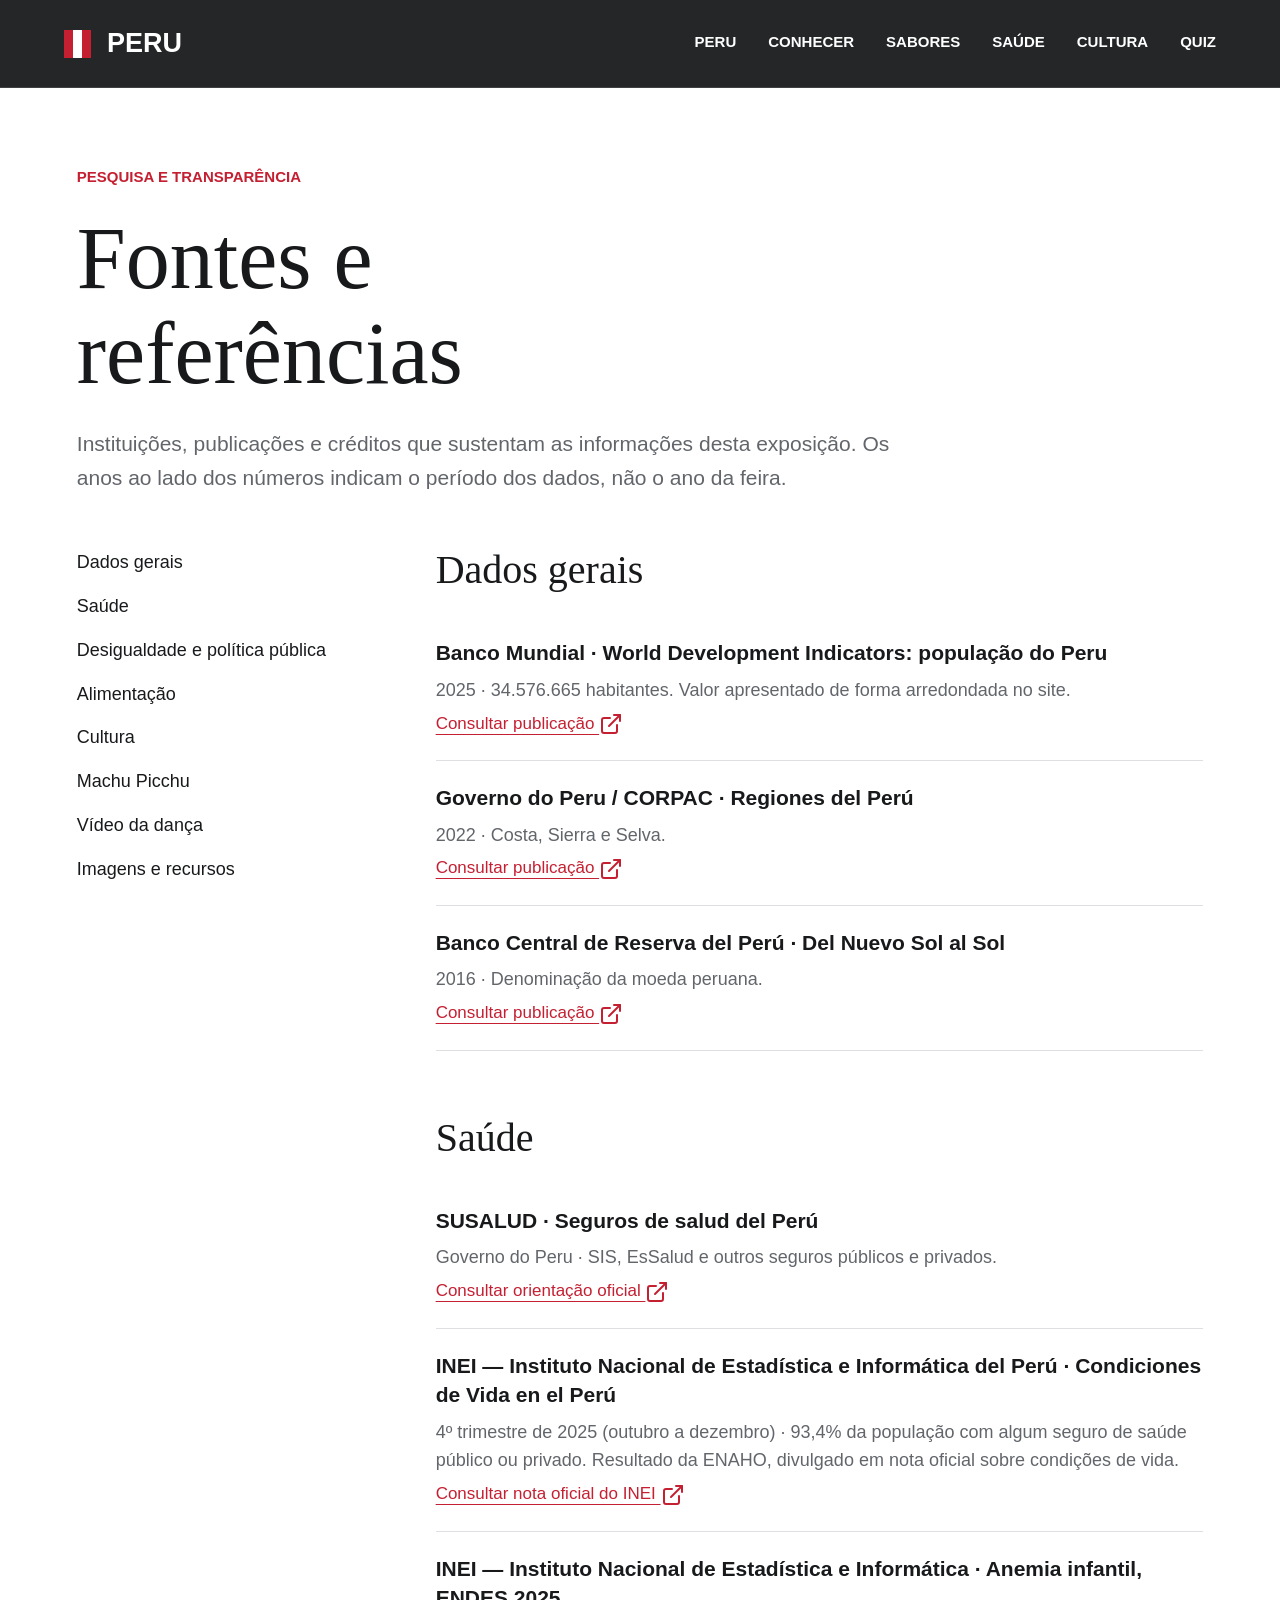
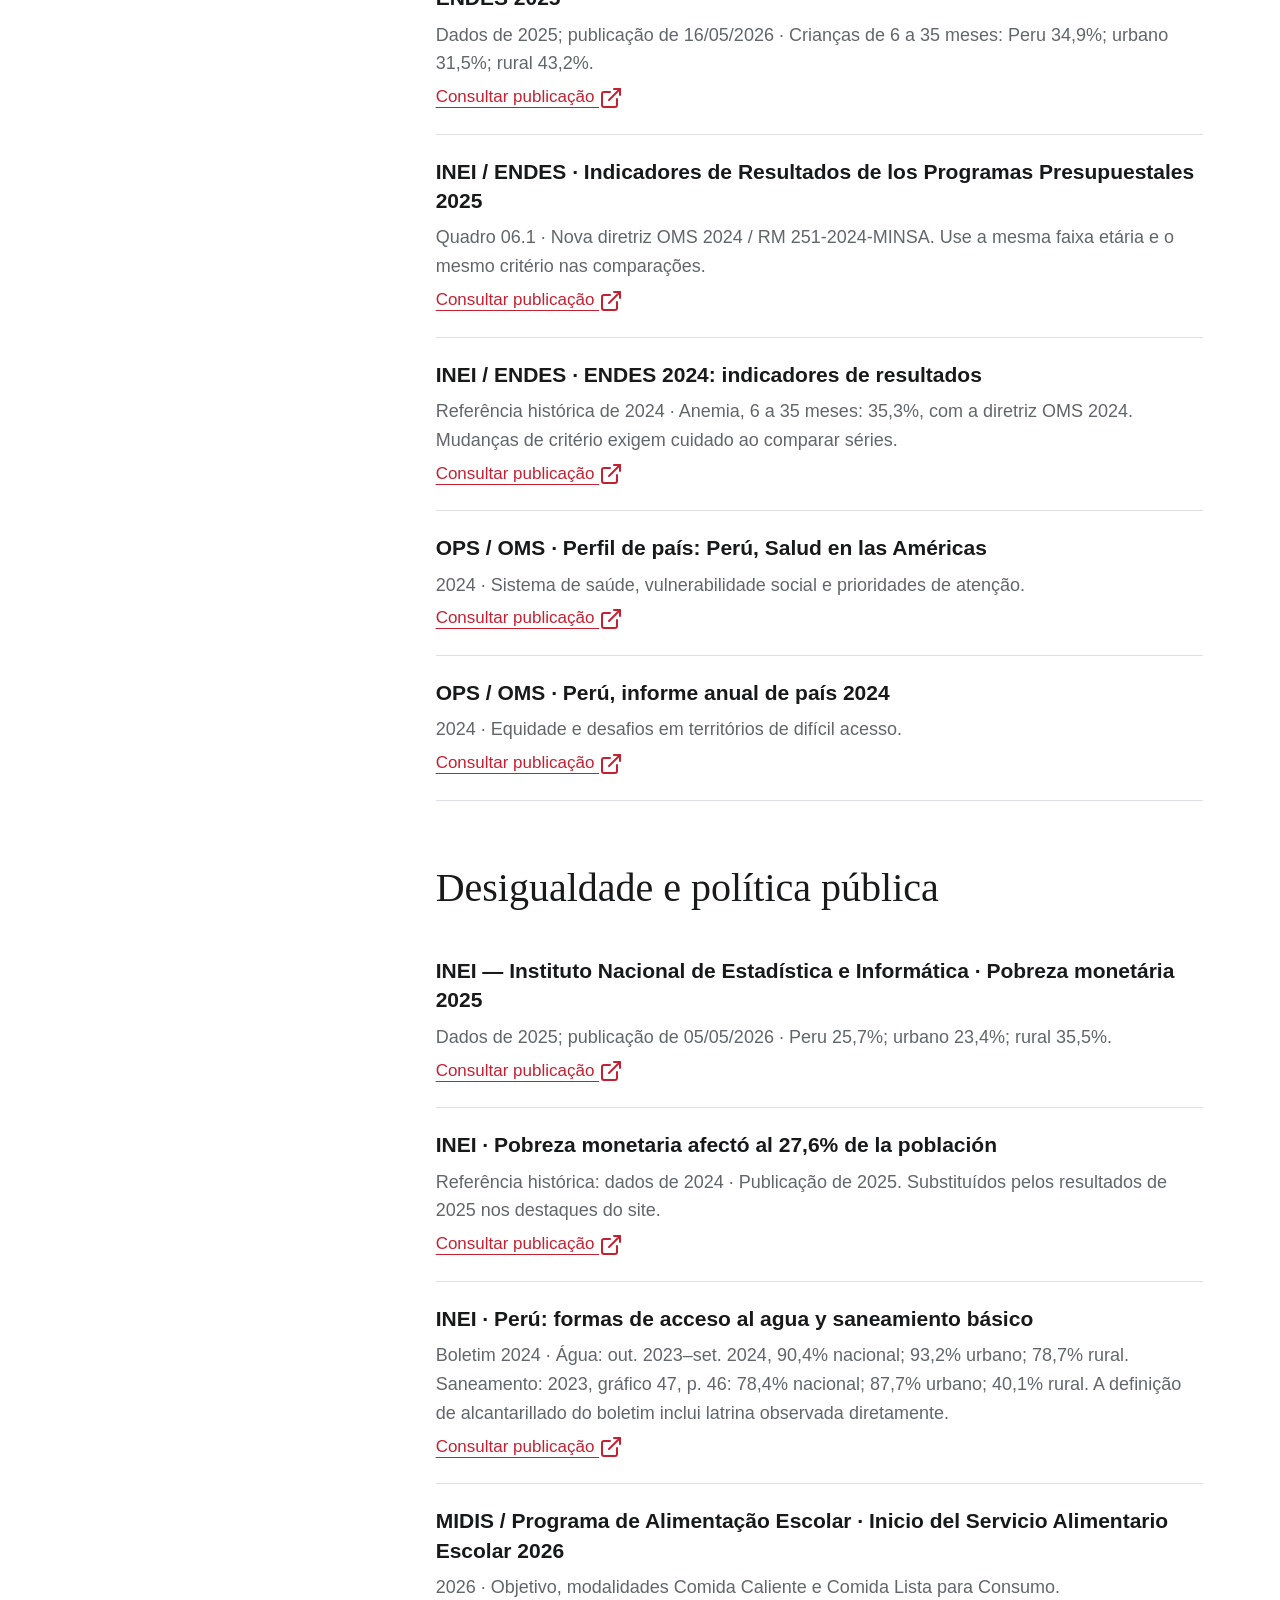
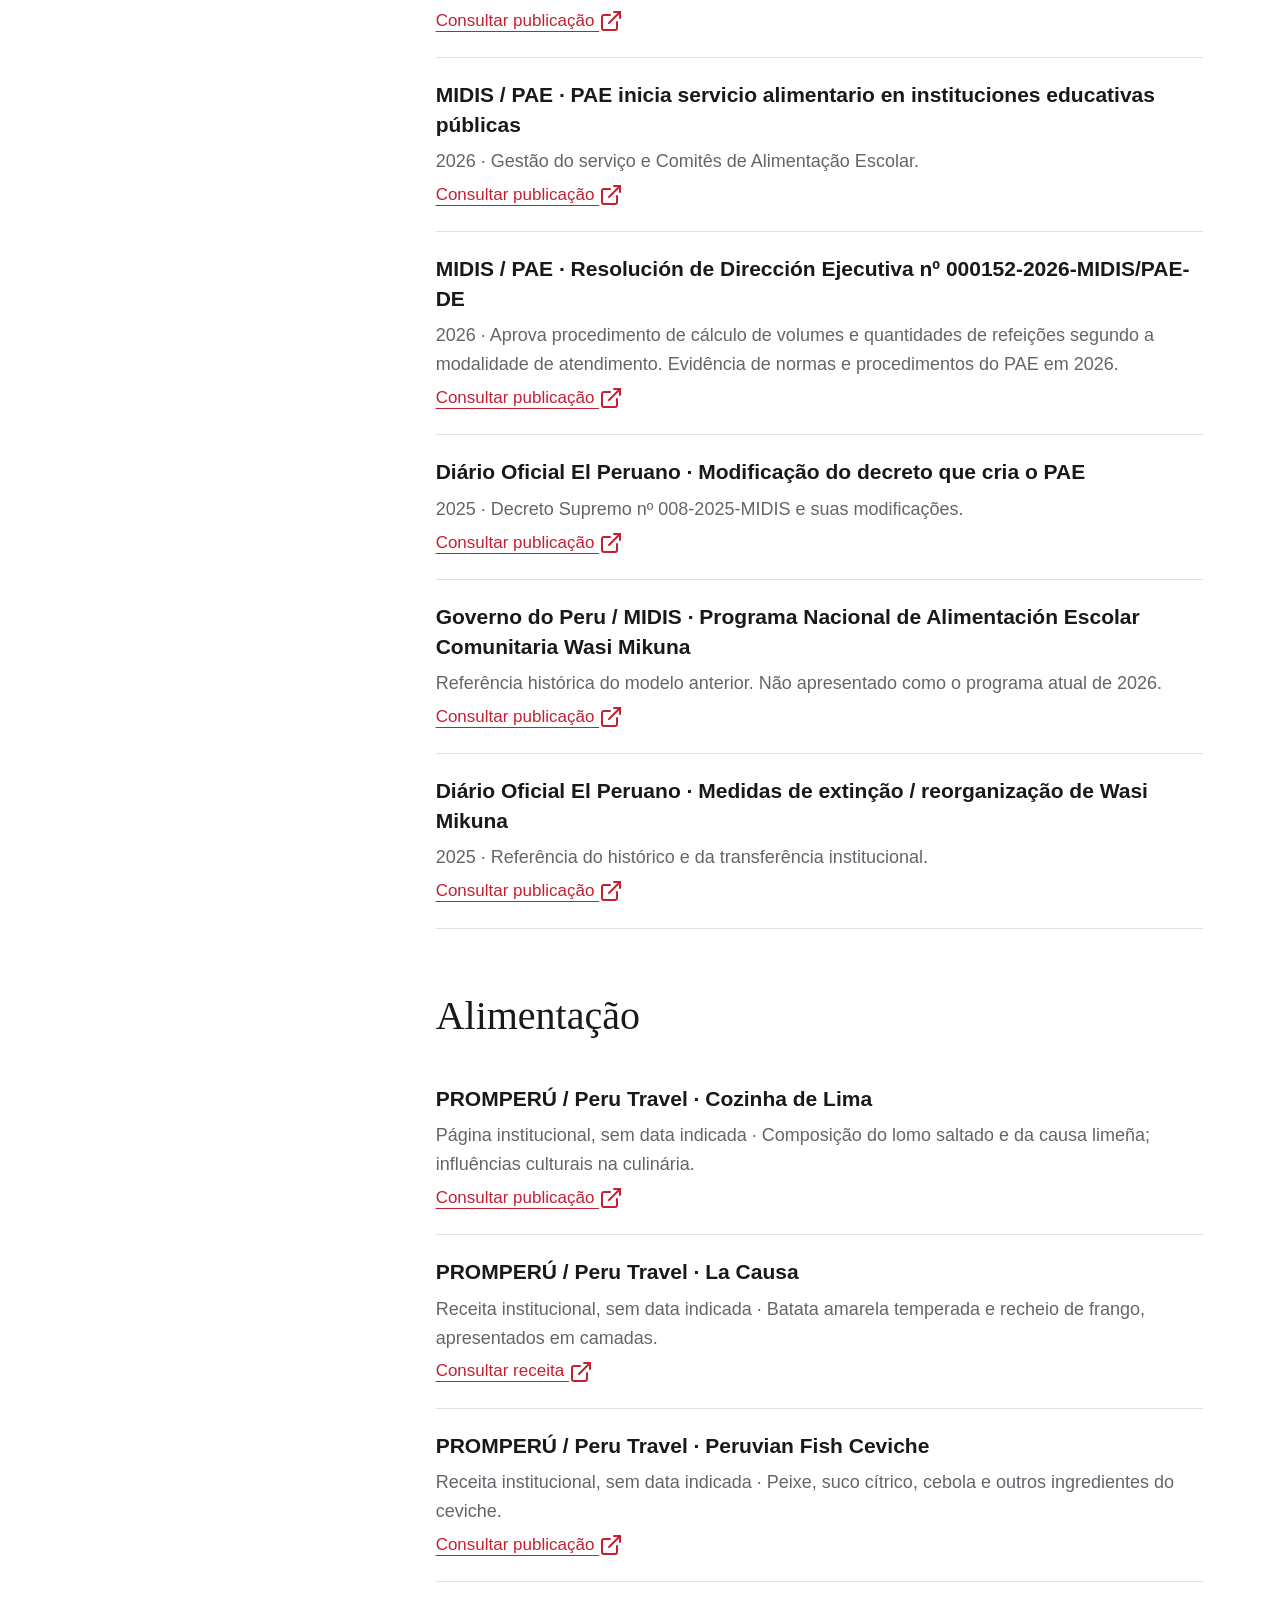
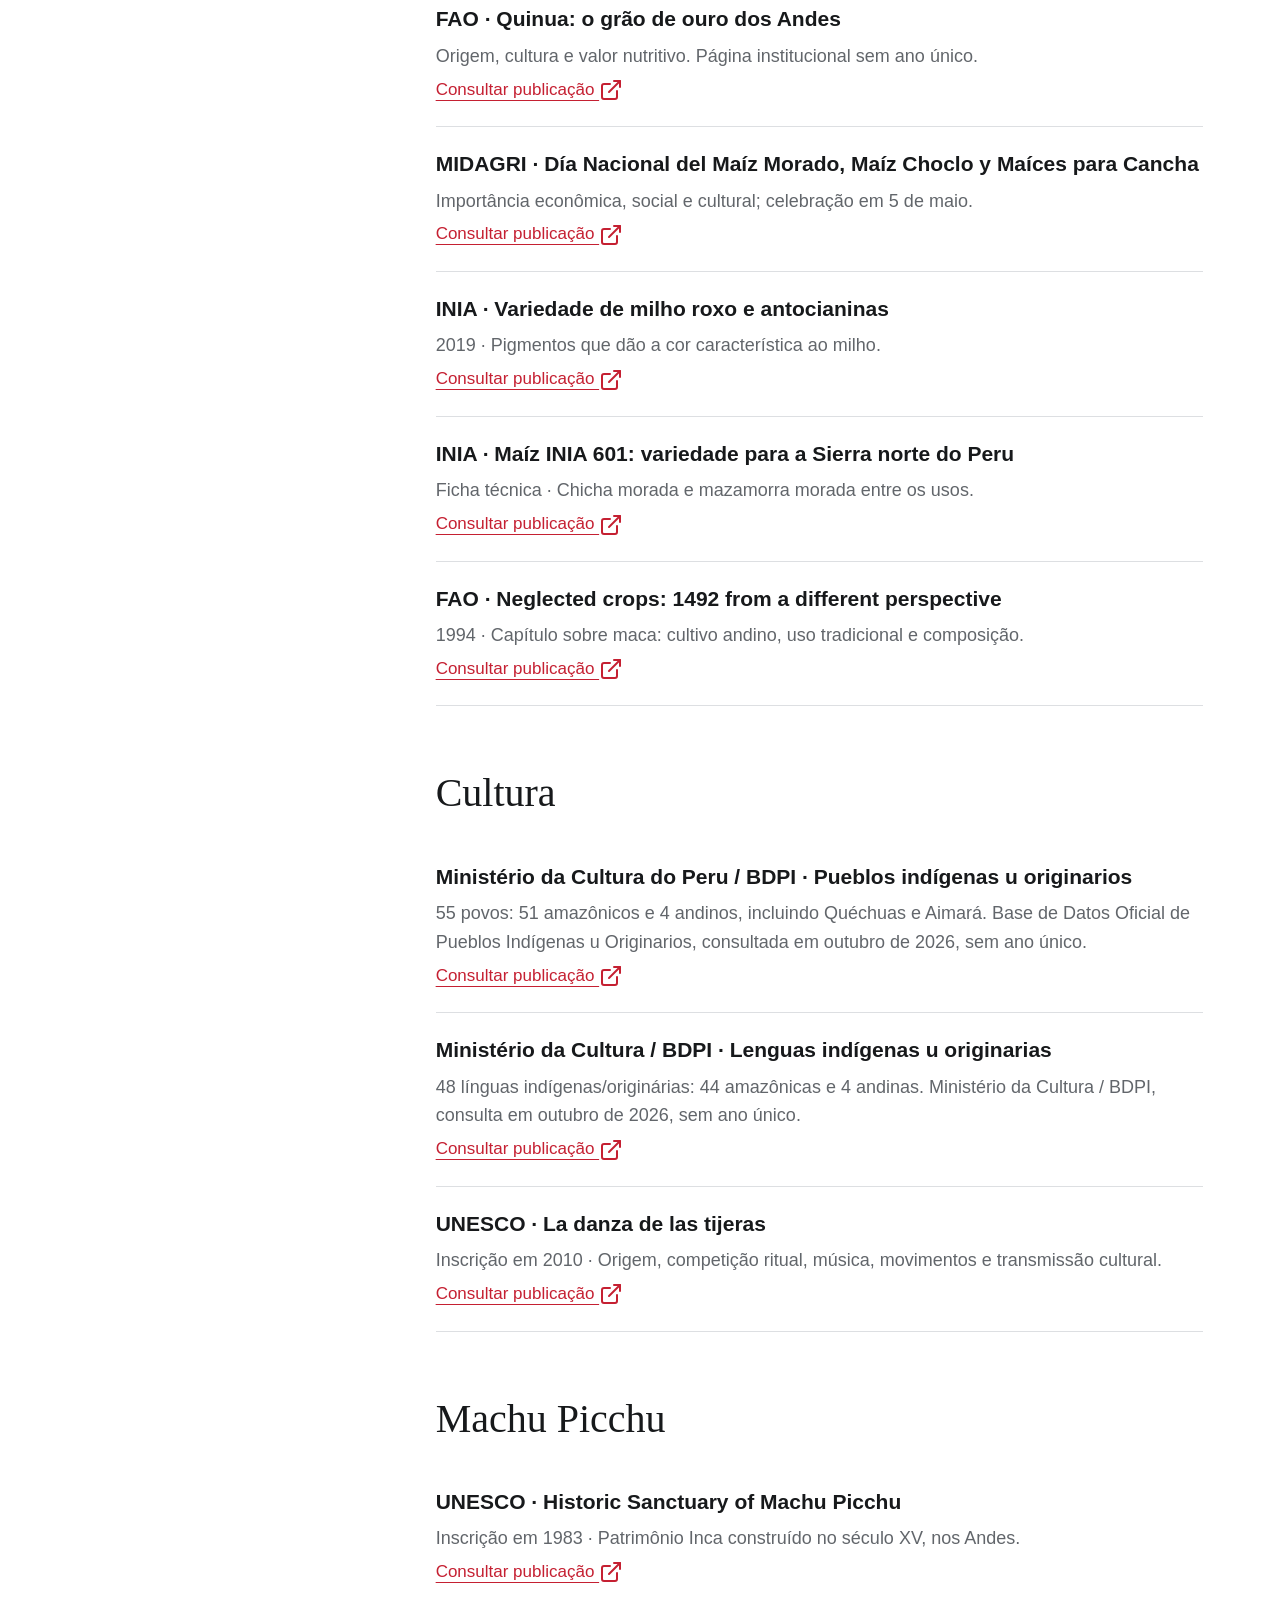
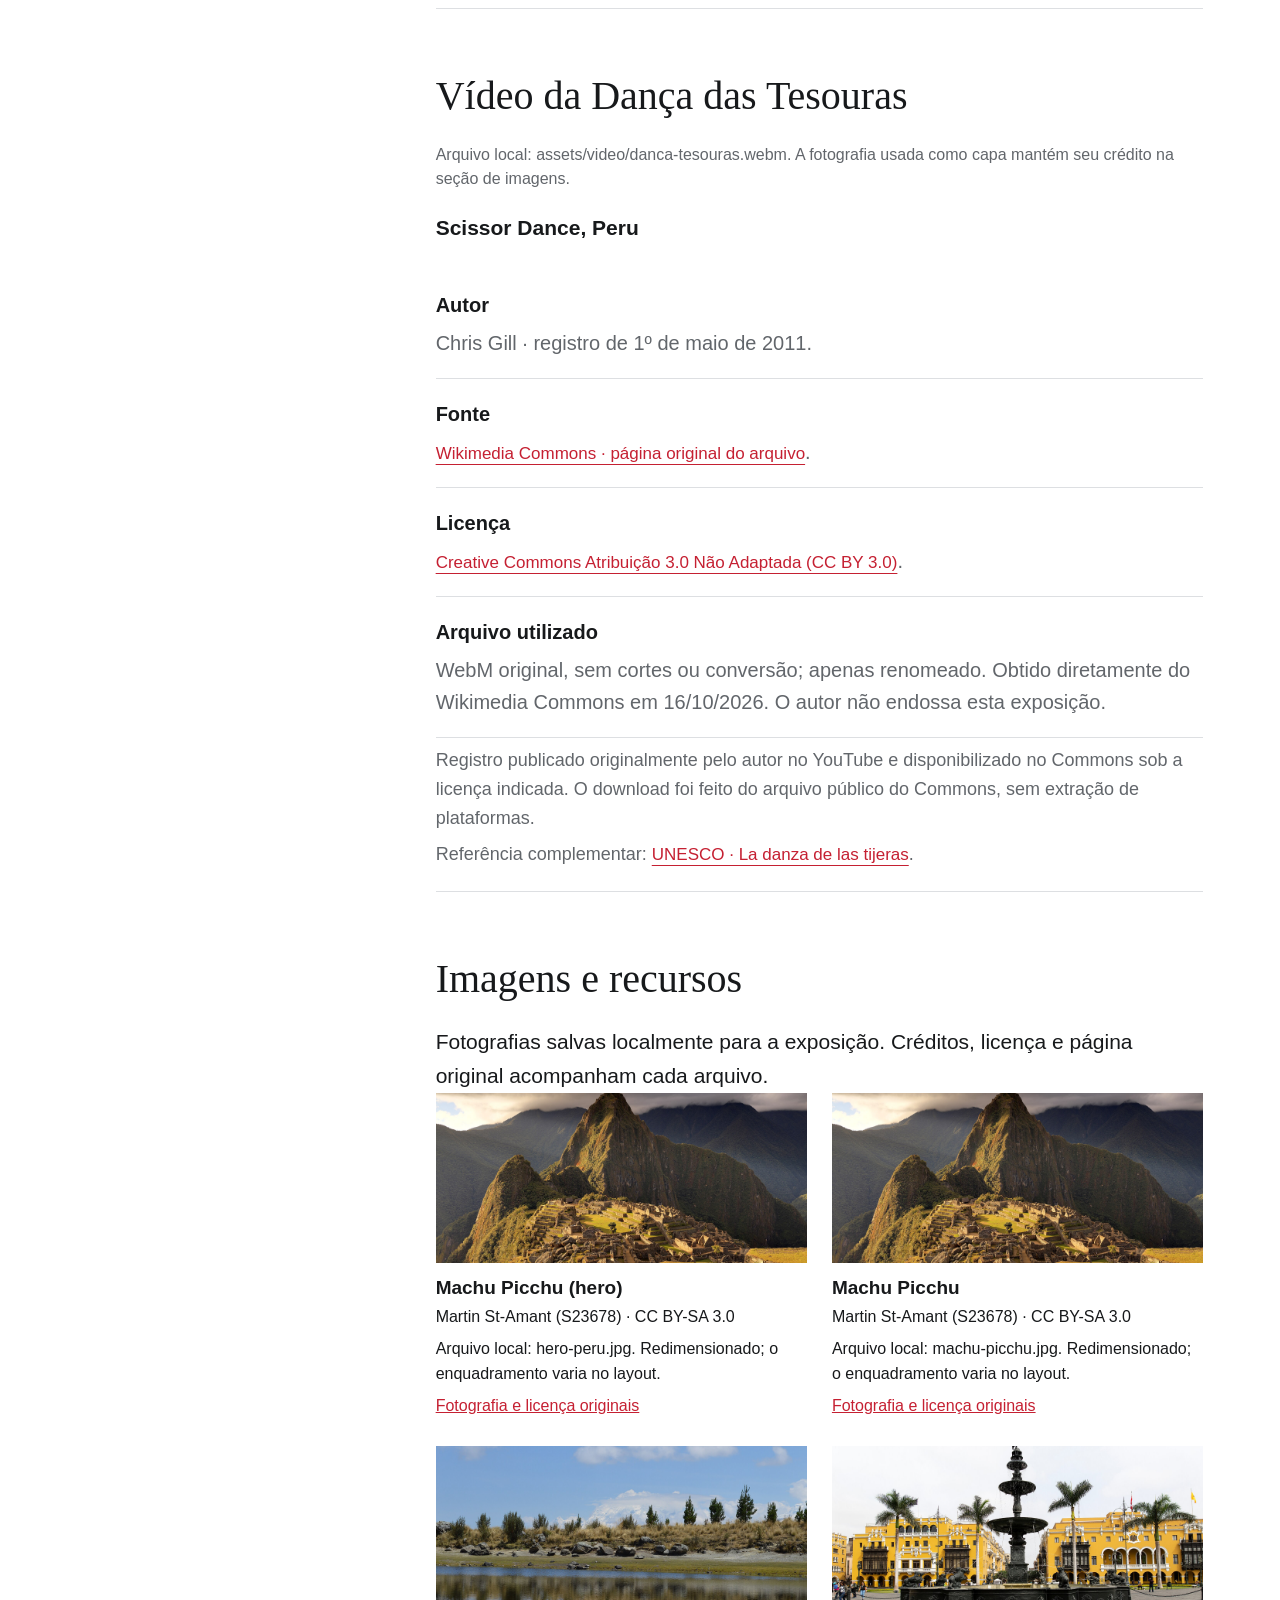
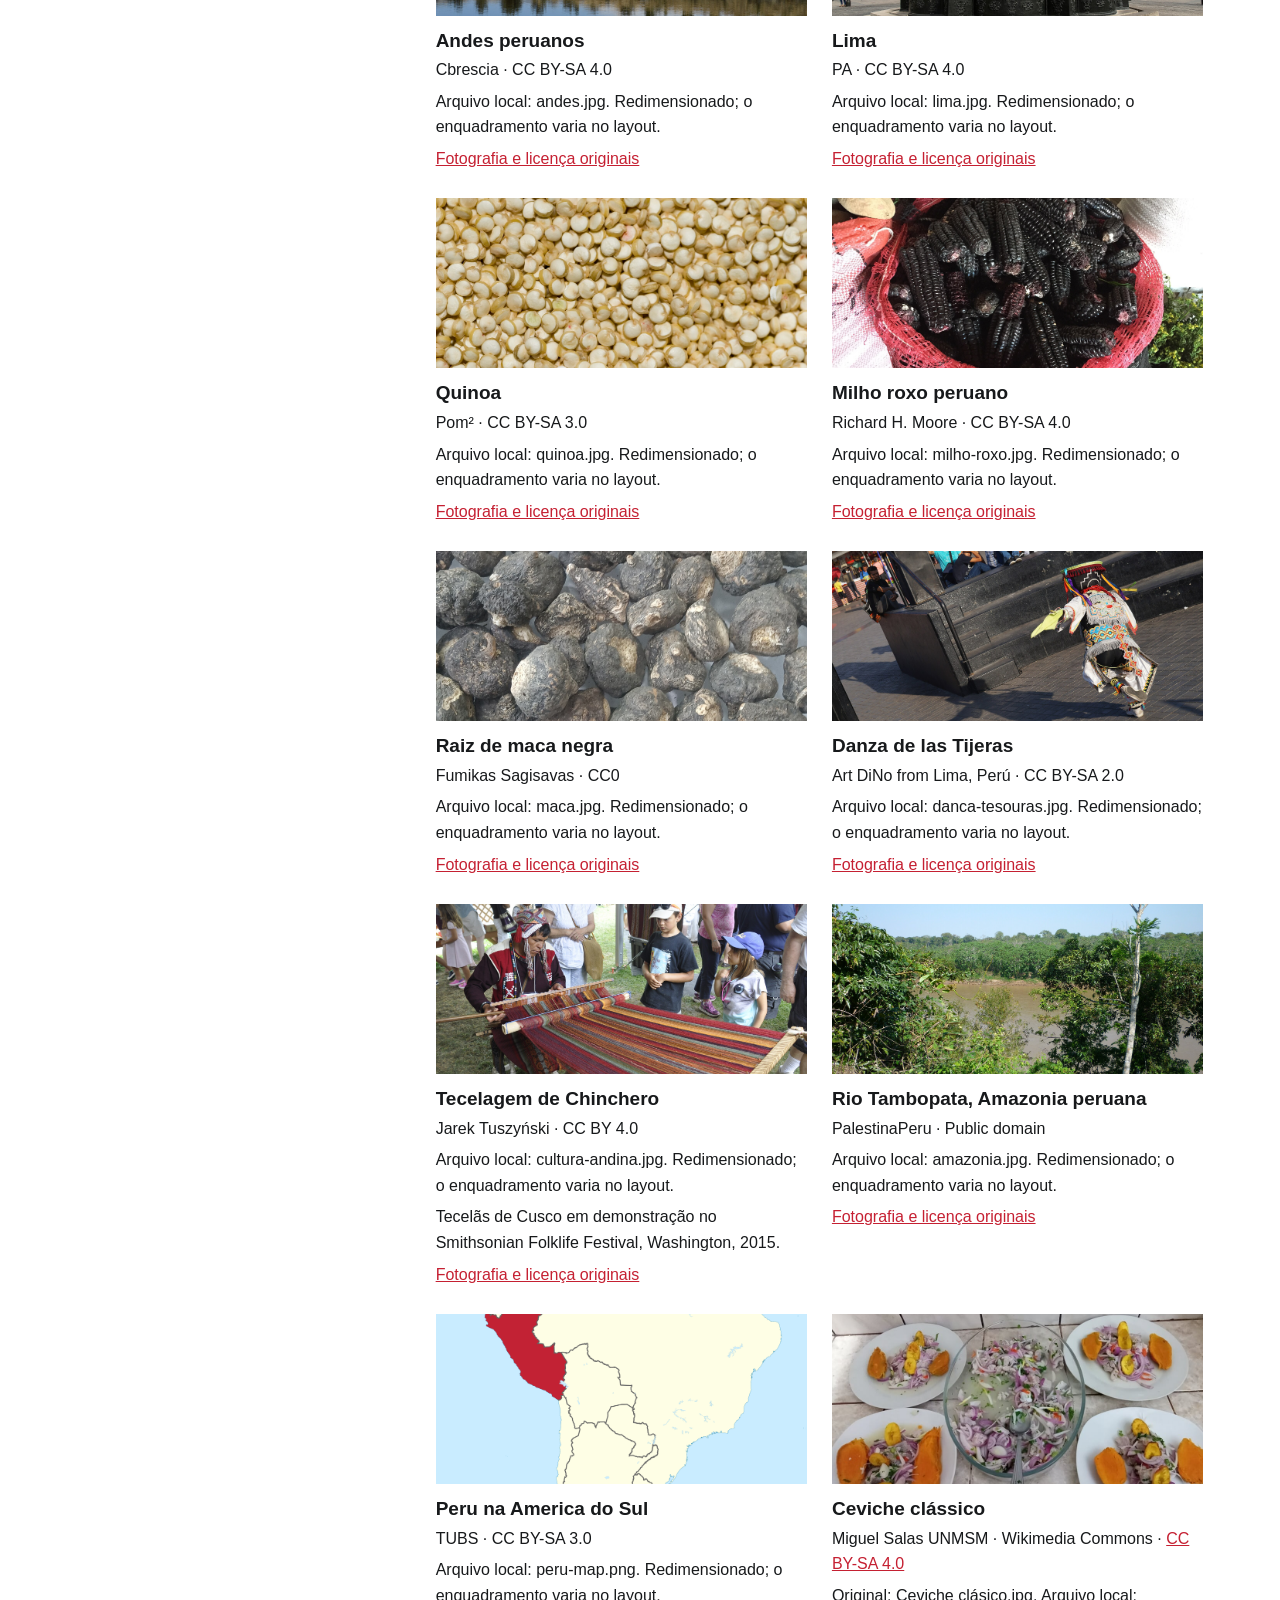
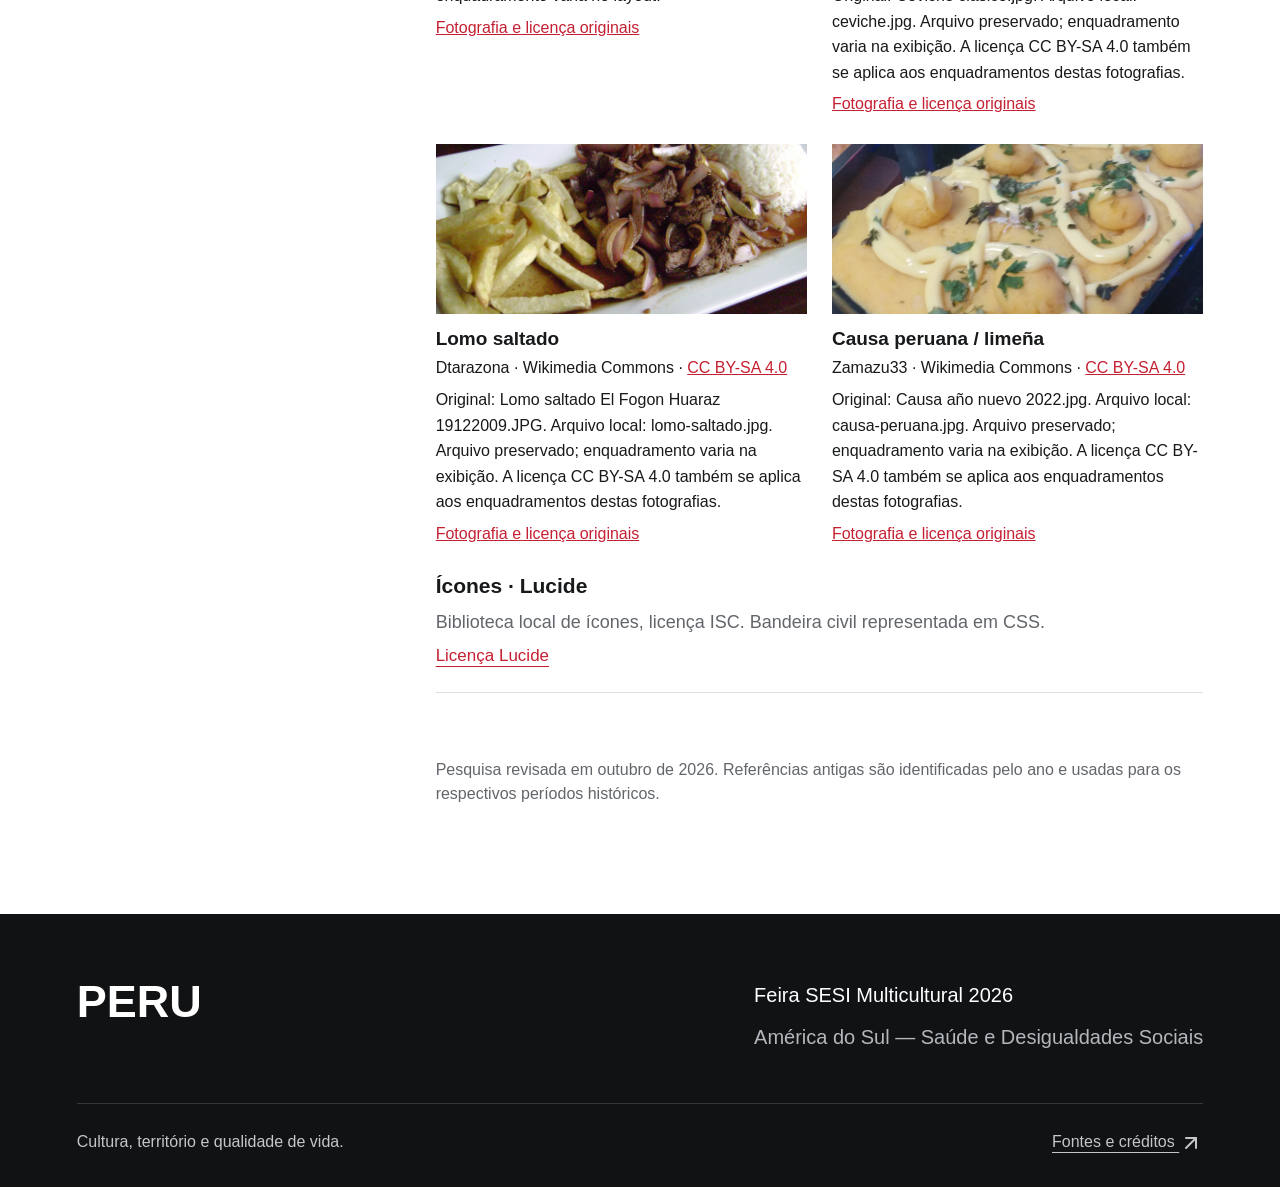
<file: fontes.html>
<!DOCTYPE html>
<html lang="pt-BR">
<head>
<meta charset="UTF-8">
<meta name="viewport" content="width=device-width, initial-scale=1">
<meta name="description" content="Peru: saúde, cultura e desigualdades sociais. Exposição interativa da Feira SESI Multicultural 2026.">
<meta name="theme-color" content="#17191b">
<title>Fontes e créditos | Peru, Feira SESI 2026</title>
<link rel="stylesheet" href="assets/css/style.css">
<script src="assets/js/lucide.min.js" defer></script>
<script src="assets/js/script.js" defer></script>

</head>
<body>
<a class="skip-link" href="#conteudo">Ir para o conteúdo</a>
<header class="site-header">
<a class="brand" href="index.html" aria-label="Peru, página inicial"><span class="brand-flag" aria-hidden="true"></span>PERU</a>
<button class="menu-toggle" aria-label="Abrir menu" aria-expanded="false" aria-controls="main-nav" type="button"><i data-lucide="menu" class="icon"></i></button>
<nav class="main-nav" id="main-nav" aria-label="Navegação principal"><a href="index.html">Peru</a><a href="peru.html">Conhecer</a><a href="alimentacao.html">Sabores</a><a href="saude.html">Saúde</a><a href="cultura.html">Cultura</a><a href="quiz.html">Quiz</a></nav>
</header>
<main id="conteudo">
<section class="section" style="padding-top:165px"><div class="wrap"><div class="intro"><span class="eyebrow">Pesquisa e transparência</span><h1>Fontes e<br>referências</h1><p>Instituições, publicações e créditos que sustentam as informações desta exposição. Os anos ao lado dos números indicam o período dos dados, não o ano da feira.</p></div><div class="sources-layout"><nav class="source-nav" aria-label="Categorias de referências"><a href="#gerais">Dados gerais</a><a href="#saude">Saúde</a><a href="#desigualdade">Desigualdade e política pública</a><a href="#alimentacao">Alimentação</a><a href="#cultura">Cultura</a><a href="#machu">Machu Picchu</a><a href="#video">Vídeo da dança</a><a href="#imagens">Imagens e recursos</a></nav><div><section class="source-group" id="gerais"><h2>Dados gerais</h2><article class="reference" id="populacao"><h3>Banco Mundial · World Development Indicators: população do Peru</h3><p>2025 · 34.576.665 habitantes. Valor apresentado de forma arredondada no site.</p><a href="https://data.worldbank.org/indicator/SP.POP.TOTL?locations=PE" target="_blank" rel="noopener">Consultar publicação <i data-lucide="external-link" class="icon"></i></a></article><article class="reference" id="regioes"><h3>Governo do Peru / CORPAC · Regiones del Perú</h3><p>2022 · Costa, Sierra e Selva.</p><a href="https://www.gob.pe/institucion/corpac/informes-publicaciones/3612934-regiones-del-peru" target="_blank" rel="noopener">Consultar publicação <i data-lucide="external-link" class="icon"></i></a></article><article class="reference" id="moeda"><h3>Banco Central de Reserva del Perú · Del Nuevo Sol al Sol</h3><p>2016 · Denominação da moeda peruana.</p><a href="https://investigacion.bcrp.gob.pe/es/investigaciones/revista-moneda/2016-03-01/moneda-165-01" target="_blank" rel="noopener">Consultar publicação <i data-lucide="external-link" class="icon"></i></a></article></section><section class="source-group" id="saude"><h2>Saúde</h2><article class="reference" id="sistema"><h3>SUSALUD · Seguros de salud del Perú</h3><p>Governo do Peru · SIS, EsSalud e outros seguros públicos e privados.</p><a href="https://www.gob.pe/281" target="_blank" rel="noopener">Consultar orientação oficial <i data-lucide="external-link" class="icon"></i></a></article><article class="reference" id="seguro"><h3>INEI — Instituto Nacional de Estadística e Informática del Perú · Condiciones de Vida en el Perú</h3><p>4º trimestre de 2025 (outubro a dezembro) · 93,4% da população com algum seguro de saúde público ou privado. Resultado da ENAHO, divulgado em nota oficial sobre condições de vida.</p><a href="https://www.gob.pe/es/institucion/inei/noticias/1368675-62-9-of-the-population-of-18-years-old-and-older-has-some-account-in-the-financial-system" target="_blank" rel="noopener">Consultar nota oficial do INEI <i data-lucide="external-link" class="icon"></i></a></article><article class="reference" id="anemia"><h3>INEI — Instituto Nacional de Estadística e Informática · Anemia infantil, ENDES 2025</h3><p>Dados de 2025; publicação de 16/05/2026 · Crianças de 6 a 35 meses: Peru 34,9%; urbano 31,5%; rural 43,2%.</p><a href="https://www.gob.pe/institucion/inei/noticias/1392685-el-34-9-de-la-poblacion-de-6-a-35-meses-de-edad-sufrio-de-anemia-en-el-2025" target="_blank" rel="noopener">Consultar publicação <i data-lucide="external-link" class="icon"></i></a></article><article class="reference" id="anemia-metodo"><h3>INEI / ENDES · Indicadores de Resultados de los Programas Presupuestales 2025</h3><p>Quadro 06.1 · Nova diretriz OMS 2024 / RM 251-2024-MINSA. Use a mesma faixa etária e o mesmo critério nas comparações.</p><a href="https://proyectos.inei.gob.pe/endes/2025/ppr/Informe_Indicadores_de_Resultados_de_los_Programas_Presupuestales_ENDES_2025.pdf" target="_blank" rel="noopener">Consultar publicação <i data-lucide="external-link" class="icon"></i></a></article><article class="reference" id="anemia-2024"><h3>INEI / ENDES · ENDES 2024: indicadores de resultados</h3><p>Referência histórica de 2024 · Anemia, 6 a 35 meses: 35,3%, com a diretriz OMS 2024. Mudanças de critério exigem cuidado ao comparar séries.</p><a href="https://encuestas.inei.gob.pe/endes/2024/departamentales/map/principal.html" target="_blank" rel="noopener">Consultar publicação <i data-lucide="external-link" class="icon"></i></a></article><article class="reference" id="perfil-saude"><h3>OPS / OMS · Perfil de país: Perú, Salud en las Américas</h3><p>2024 · Sistema de saúde, vulnerabilidade social e prioridades de atenção.</p><a href="https://hia.paho.org/es/perfiles-de-pais/peru" target="_blank" rel="noopener">Consultar publicação <i data-lucide="external-link" class="icon"></i></a></article><article class="reference" id="relatorio-saude"><h3>OPS / OMS · Perú, informe anual de país 2024</h3><p>2024 · Equidade e desafios em territórios de difícil acesso.</p><a href="https://www.paho.org/es/publicaciones/peru-informe-anual-pais-2024" target="_blank" rel="noopener">Consultar publicação <i data-lucide="external-link" class="icon"></i></a></article></section><section class="source-group" id="desigualdade"><h2>Desigualdade e política pública</h2><article class="reference" id="pobreza"><h3>INEI — Instituto Nacional de Estadística e Informática · Pobreza monetária 2025</h3><p>Dados de 2025; publicação de 05/05/2026 · Peru 25,7%; urbano 23,4%; rural 35,5%.</p><a href="https://www.gob.pe/institucion/inei/noticias/1387366-inei-pobreza-monetaria%20alcanzo-al-25-7-de-la-poblacion-en-el-peru-durante-el-ano-2025" target="_blank" rel="noopener">Consultar publicação <i data-lucide="external-link" class="icon"></i></a></article><article class="reference" id="pobreza-2024"><h3>INEI · Pobreza monetaria afectó al 27,6% de la población</h3><p>Referência histórica: dados de 2024 · Publicação de 2025. Substituídos pelos resultados de 2025 nos destaques do site.</p><a href="https://www.gob.pe/institucion/inei/noticias/1164173-pobreza-monetaria-afecto-al-27-6-de-la-poblacion-del-pais-en-el-ano-2024" target="_blank" rel="noopener">Consultar publicação <i data-lucide="external-link" class="icon"></i></a></article><article class="reference" id="agua"><h3>INEI · Perú: formas de acceso al agua y saneamiento básico</h3><p>Boletim 2024 · Água: out. 2023–set. 2024, 90,4% nacional; 93,2% urbano; 78,7% rural. Saneamento: 2023, gráfico 47, p. 46: 78,4% nacional; 87,7% urbano; 40,1% rural. A definição de alcantarillado do boletim inclui latrina observada diretamente.</p><a href="https://www.inei.gob.pe/media/MenuRecursivo/boletines/boletin_agua_2024.pdf" target="_blank" rel="noopener">Consultar publicação <i data-lucide="external-link" class="icon"></i></a></article><article class="reference" id="politica-fonte"><h3>MIDIS / Programa de Alimentação Escolar · Inicio del Servicio Alimentario Escolar 2026</h3><p>2026 · Objetivo, modalidades Comida Caliente e Comida Lista para Consumo.</p><a href="https://www.gob.pe/institucion/pae/campa%C3%B1as/140167-inicio-del-servicio-alimentario-escolar-2026" target="_blank" rel="noopener">Consultar publicação <i data-lucide="external-link" class="icon"></i></a></article><article class="reference" id="pae-gestao"><h3>MIDIS / PAE · PAE inicia servicio alimentario en instituciones educativas públicas</h3><p>2026 · Gestão do serviço e Comitês de Alimentação Escolar.</p><a href="https://www.gob.pe/institucion/pae/noticias/1366420-pae-inicia-servicio-alimentario-en-instituciones-educativas-publicas-de-todo-el-pais" target="_blank" rel="noopener">Consultar publicação <i data-lucide="external-link" class="icon"></i></a></article><article class="reference" id="pae-procedimentos"><h3>MIDIS / PAE · Resolución de Dirección Ejecutiva nº 000152-2026-MIDIS/PAE-DE</h3><p>2026 · Aprova procedimento de cálculo de volumes e quantidades de refeições segundo a modalidade de atendimento. Evidência de normas e procedimentos do PAE em 2026.</p><a href="https://www.gob.pe/institucion/pae/normas-legales/8010118-000152-2026-midis-pae-de" target="_blank" rel="noopener">Consultar publicação <i data-lucide="external-link" class="icon"></i></a></article><article class="reference" id="pae-norma"><h3>Diário Oficial El Peruano · Modificação do decreto que cria o PAE</h3><p>2025 · Decreto Supremo nº 008-2025-MIDIS e suas modificações.</p><a href="https://busquedas.elperuano.pe/api/visor_html/2438316-4" target="_blank" rel="noopener">Consultar publicação <i data-lucide="external-link" class="icon"></i></a></article><article class="reference" id="wasi-historico"><h3>Governo do Peru / MIDIS · Programa Nacional de Alimentación Escolar Comunitaria Wasi Mikuna</h3><p>Referência histórica do modelo anterior. Não apresentado como o programa atual de 2026.</p><a href="https://www.gob.pe/591-programa-nacional-de-alimentacion-escolar-comunitaria-wasi-mikuna" target="_blank" rel="noopener">Consultar publicação <i data-lucide="external-link" class="icon"></i></a></article><article class="reference" id="wasi-transicao"><h3>Diário Oficial El Peruano · Medidas de extinção / reorganização de Wasi Mikuna</h3><p>2025 · Referência do histórico e da transferência institucional.</p><a href="https://busquedas.elperuano.pe/dispositivo/NL/2471573-2" target="_blank" rel="noopener">Consultar publicação <i data-lucide="external-link" class="icon"></i></a></article></section><section class="source-group" id="alimentacao"><h2>Alimentação</h2><article class="reference" id="pratos-fonte"><h3>PROMPERÚ / Peru Travel · Cozinha de Lima</h3><p>Página institucional, sem data indicada · Composição do lomo saltado e da causa limeña; influências culturais na culinária.</p><a href="https://www.peru.travel/gastronomia/pt/cozinha-peruana/cozinha-de-lima.html" target="_blank" rel="noopener">Consultar publicação <i data-lucide="external-link" class="icon"></i></a></article><article class="reference" id="causa-fonte"><h3>PROMPERÚ / Peru Travel · La Causa</h3><p>Receita institucional, sem data indicada · Batata amarela temperada e recheio de frango, apresentados em camadas.</p><a href="https://www.peru.travel/gastronomia/es/recetas/entradas/la-causa.html" target="_blank" rel="noopener">Consultar receita <i data-lucide="external-link" class="icon"></i></a></article><article class="reference" id="ceviche-fonte"><h3>PROMPERÚ / Peru Travel · Peruvian Fish Ceviche</h3><p>Receita institucional, sem data indicada · Peixe, suco cítrico, cebola e outros ingredientes do ceviche.</p><a href="https://www.peru.travel/gastronomy/en/recipes/entrees/peruvian-fish-ceviche.html" target="_blank" rel="noopener">Consultar publicação <i data-lucide="external-link" class="icon"></i></a></article><article class="reference" id="quinoa-fonte"><h3>FAO · Quinua: o grão de ouro dos Andes</h3><p>Origem, cultura e valor nutritivo. Página institucional sem ano único.</p><a href="https://www.fao.org/quinoa/es" target="_blank" rel="noopener">Consultar publicação <i data-lucide="external-link" class="icon"></i></a></article><article class="reference" id="milho-fonte"><h3>MIDAGRI · Día Nacional del Maíz Morado, Maíz Choclo y Maíces para Cancha</h3><p>Importância econômica, social e cultural; celebração em 5 de maio.</p><a href="https://www.gob.pe/institucion/midagri/campa%C3%B1as/26588-dia-nacional-del-maiz-morado-maiz-choclo-y-maices-para-cancha" target="_blank" rel="noopener">Consultar publicação <i data-lucide="external-link" class="icon"></i></a></article><article class="reference" id="milho-pigmentos"><h3>INIA · Variedade de milho roxo e antocianinas</h3><p>2019 · Pigmentos que dão a cor característica ao milho.</p><a href="https://www.inia.gob.pe/2019-nota-075/" target="_blank" rel="noopener">Consultar publicação <i data-lucide="external-link" class="icon"></i></a></article><article class="reference" id="milho-receitas"><h3>INIA · Maíz INIA 601: variedade para a Sierra norte do Peru</h3><p>Ficha técnica · Chicha morada e mazamorra morada entre os usos.</p><a href="https://www.inia.gob.pe/wp-content/uploads/investigacion/programa/sistProductivo/variedad/maiz-amilaceo/INIA_601.pdf" target="_blank" rel="noopener">Consultar publicação <i data-lucide="external-link" class="icon"></i></a></article><article class="reference" id="maca-fonte"><h3>FAO · Neglected crops: 1492 from a different perspective</h3><p>1994 · Capítulo sobre maca: cultivo andino, uso tradicional e composição.</p><a href="https://www.fao.org/docrep/018/t0646e/t0646e.pdf" target="_blank" rel="noopener">Consultar publicação <i data-lucide="external-link" class="icon"></i></a></article></section><section class="source-group" id="cultura"><h2>Cultura</h2><article class="reference" id="povos"><h3>Ministério da Cultura do Peru / BDPI · Pueblos indígenas u originarios</h3><p>55 povos: 51 amazônicos e 4 andinos, incluindo Quéchuas e Aimará. Base de Datos Oficial de Pueblos Indígenas u Originarios, consultada em outubro de 2026, sem ano único.</p><a href="https://bdpi.cultura.gob.pe/pueblos-indigenas" target="_blank" rel="noopener">Consultar publicação <i data-lucide="external-link" class="icon"></i></a></article><article class="reference" id="linguas"><h3>Ministério da Cultura / BDPI · Lenguas indígenas u originarias</h3><p>48 línguas indígenas/originárias: 44 amazônicas e 4 andinas. Ministério da Cultura / BDPI, consulta em outubro de 2026, sem ano único.</p><a href="https://bdpi.cultura.gob.pe/lenguas" target="_blank" rel="noopener">Consultar publicação <i data-lucide="external-link" class="icon"></i></a></article><article class="reference" id="danca-fonte"><h3>UNESCO · La danza de las tijeras</h3><p>Inscrição em 2010 · Origem, competição ritual, música, movimentos e transmissão cultural.</p><a href="https://ich.unesco.org/es/RL/la-danza-de-las-tijeras-00391" target="_blank" rel="noopener">Consultar publicação <i data-lucide="external-link" class="icon"></i></a></article></section><section class="source-group" id="machu"><h2>Machu Picchu</h2><article class="reference" id="machu-fonte"><h3>UNESCO · Historic Sanctuary of Machu Picchu</h3><p>Inscrição em 1983 · Patrimônio Inca construído no século XV, nos Andes.</p><a href="https://whc.unesco.org/en/list/274/" target="_blank" rel="noopener">Consultar publicação <i data-lucide="external-link" class="icon"></i></a></article></section><section class="source-group" id="video"><h2>Vídeo da Dança das Tesouras</h2><p class="source">Arquivo local: assets/video/danca-tesouras.webm. A fotografia usada como capa mantém seu crédito na seção de imagens.</p>
<article class="reference"><h3>Scissor Dance, Peru</h3><dl class="food-details"><div><dt>Autor</dt><dd>Chris Gill · registro de 1º de maio de 2011.</dd></div><div><dt>Fonte</dt><dd><a href="https://commons.wikimedia.org/wiki/File:Scissor_Dance,_Peru.webm" target="_blank" rel="noopener">Wikimedia Commons · página original do arquivo</a>.</dd></div><div><dt>Licença</dt><dd><a href="https://creativecommons.org/licenses/by/3.0/" target="_blank" rel="noopener">Creative Commons Atribuição 3.0 Não Adaptada (CC BY 3.0)</a>.</dd></div><div><dt>Arquivo utilizado</dt><dd>WebM original, sem cortes ou conversão; apenas renomeado. Obtido diretamente do Wikimedia Commons em 16/10/2026. O autor não endossa esta exposição.</dd></div></dl><p>Registro publicado originalmente pelo autor no YouTube e disponibilizado no Commons sob a licença indicada. O download foi feito do arquivo público do Commons, sem extração de plataformas.</p><p>Referência complementar: <a href="https://ich.unesco.org/es/RL/la-danza-de-las-tijeras-00391" target="_blank" rel="noopener">UNESCO · La danza de las tijeras</a>.</p></article></section><section class="source-group" id="imagens"><h2>Imagens e recursos</h2><p>Fotografias salvas localmente para a exposição. Créditos, licença e página original acompanham cada arquivo.</p><div class="credit-grid" id="image-credits"><article class="credit"><img src="assets/img/hero-peru.jpg" alt="Machu Picchu (hero)" loading="lazy"><h3>Machu Picchu (hero)</h3><p>Martin St-Amant (S23678) · CC BY-SA 3.0</p><p>Arquivo local: hero-peru.jpg. Redimensionado; o enquadramento varia no layout.</p><a href="https://commons.wikimedia.org/wiki/File:80_-_Machu_Picchu_-_Juin_2009_-_edit.jpg" target="_blank" rel="noopener">Fotografia e licença originais</a></article><article class="credit"><img src="assets/img/machu-picchu.jpg" alt="Machu Picchu" loading="lazy"><h3>Machu Picchu</h3><p>Martin St-Amant (S23678) · CC BY-SA 3.0</p><p>Arquivo local: machu-picchu.jpg. Redimensionado; o enquadramento varia no layout.</p><a href="https://commons.wikimedia.org/wiki/File:80_-_Machu_Picchu_-_Juin_2009_-_edit.jpg" target="_blank" rel="noopener">Fotografia e licença originais</a></article><article class="credit"><img src="assets/img/andes.jpg" alt="Andes peruanos" loading="lazy"><h3>Andes peruanos</h3><p>Cbrescia · CC BY-SA 4.0</p><p>Arquivo local: andes.jpg. Redimensionado; o enquadramento varia no layout.</p><a href="https://commons.wikimedia.org/wiki/File:Laguna_Radi%C3%A1n_y_al_fondo_el_nevado_Huascar%C3%A1n.jpg" target="_blank" rel="noopener">Fotografia e licença originais</a></article><article class="credit"><img src="assets/img/lima.jpg" alt="Lima" loading="lazy"><h3>Lima</h3><p>PA · CC BY-SA 4.0</p><p>Arquivo local: lima.jpg. Redimensionado; o enquadramento varia no layout.</p><a href="https://commons.wikimedia.org/wiki/File:Lima_-_Plaza_Mayor_-_Fontaine.jpg" target="_blank" rel="noopener">Fotografia e licença originais</a></article><article class="credit"><img src="assets/img/quinoa.jpg" alt="Quinoa" loading="lazy"><h3>Quinoa</h3><p>Pom² · CC BY-SA 3.0</p><p>Arquivo local: quinoa.jpg. Redimensionado; o enquadramento varia no layout.</p><a href="https://commons.wikimedia.org/wiki/File:Quinoa_closeup.jpg" target="_blank" rel="noopener">Fotografia e licença originais</a></article><article class="credit"><img src="assets/img/milho-roxo.jpg" alt="Milho roxo peruano" loading="lazy"><h3>Milho roxo peruano</h3><p>Richard H. Moore · CC BY-SA 4.0</p><p>Arquivo local: milho-roxo.jpg. Redimensionado; o enquadramento varia no layout.</p><a href="https://commons.wikimedia.org/wiki/File:Peruvian_Maiz_Morado_(Purple_Corn).jpg" target="_blank" rel="noopener">Fotografia e licença originais</a></article><article class="credit"><img src="assets/img/maca.jpg" alt="Raiz de maca negra" loading="lazy"><h3>Raiz de maca negra</h3><p>Fumikas Sagisavas · CC0</p><p>Arquivo local: maca.jpg. Redimensionado; o enquadramento varia no layout.</p><a href="https://commons.wikimedia.org/wiki/File:Black_maca.jpg" target="_blank" rel="noopener">Fotografia e licença originais</a></article><article class="credit"><img src="assets/img/danca-tesouras.jpg" alt="Danza de las Tijeras" loading="lazy"><h3>Danza de las Tijeras</h3><p>Art DiNo from Lima, Perú · CC BY-SA 2.0</p><p>Arquivo local: danca-tesouras.jpg. Redimensionado; o enquadramento varia no layout.</p><a href="https://commons.wikimedia.org/wiki/File:El_%C2%ABDanzaq%C2%BB_(El_Danzante_de_tijeras).jpg" target="_blank" rel="noopener">Fotografia e licença originais</a></article><article class="credit"><img src="assets/img/cultura-andina.jpg" alt="Tecelagem de Chinchero" loading="lazy"><h3>Tecelagem de Chinchero</h3><p>Jarek Tuszyński · CC BY 4.0</p><p>Arquivo local: cultura-andina.jpg. Redimensionado; o enquadramento varia no layout.</p><p>Tecelãs de Cusco em demonstração no Smithsonian Folklife Festival, Washington, 2015.</p><a href="https://commons.wikimedia.org/wiki/File:2015_Smithsonian_folklife_festival_DC_-_Cusco_Weavers_-_07.jpg" target="_blank" rel="noopener">Fotografia e licença originais</a></article><article class="credit"><img src="assets/img/amazonia.jpg" alt="Rio Tambopata, Amazonia peruana" loading="lazy"><h3>Rio Tambopata, Amazonia peruana</h3><p>PalestinaPeru · Public domain</p><p>Arquivo local: amazonia.jpg. Redimensionado; o enquadramento varia no layout.</p><a href="https://commons.wikimedia.org/wiki/File:TambopataRiver.JPG" target="_blank" rel="noopener">Fotografia e licença originais</a></article><article class="credit"><img src="assets/img/peru-map.png" alt="Peru na America do Sul" loading="lazy"><h3>Peru na America do Sul</h3><p>TUBS · CC BY-SA 3.0</p><p>Arquivo local: peru-map.png. Redimensionado; o enquadramento varia no layout.</p><a href="https://commons.wikimedia.org/wiki/File:Peru_in_South_America_(-mini_map_-rivers).svg" target="_blank" rel="noopener">Fotografia e licença originais</a></article><article class="credit"><img src="assets/img/ceviche.jpg" alt="Ceviche clássico" loading="lazy"><h3>Ceviche clássico</h3><p>Miguel Salas UNMSM · Wikimedia Commons · <a href="https://creativecommons.org/licenses/by-sa/4.0/" target="_blank" rel="noopener">CC BY-SA 4.0</a></p><p>Original: Ceviche clásico.jpg. Arquivo local: ceviche.jpg. Arquivo preservado; enquadramento varia na exibição. A licença CC BY-SA 4.0 também se aplica aos enquadramentos destas fotografias.</p><a href="https://commons.wikimedia.org/wiki/File:Ceviche_cl%C3%A1sico.jpg" target="_blank" rel="noopener">Fotografia e licença originais</a></article><article class="credit"><img src="assets/img/lomo-saltado.jpg" alt="Lomo saltado" loading="lazy"><h3>Lomo saltado</h3><p>Dtarazona · Wikimedia Commons · <a href="https://creativecommons.org/licenses/by-sa/4.0/" target="_blank" rel="noopener">CC BY-SA 4.0</a></p><p>Original: Lomo saltado El Fogon Huaraz 19122009.JPG. Arquivo local: lomo-saltado.jpg. Arquivo preservado; enquadramento varia na exibição. A licença CC BY-SA 4.0 também se aplica aos enquadramentos destas fotografias.</p><a href="https://commons.wikimedia.org/wiki/File:Lomo_saltado_El_Fogon_Huaraz_19122009.JPG" target="_blank" rel="noopener">Fotografia e licença originais</a></article><article class="credit"><img src="assets/img/causa-peruana.jpg" alt="Causa peruana / limeña" loading="lazy"><h3>Causa peruana / limeña</h3><p>Zamazu33 · Wikimedia Commons · <a href="https://creativecommons.org/licenses/by-sa/4.0/" target="_blank" rel="noopener">CC BY-SA 4.0</a></p><p>Original: Causa año nuevo 2022.jpg. Arquivo local: causa-peruana.jpg. Arquivo preservado; enquadramento varia na exibição. A licença CC BY-SA 4.0 também se aplica aos enquadramentos destas fotografias.</p><a href="https://commons.wikimedia.org/wiki/File:Causa_a%C3%B1o_nuevo_2022.jpg" target="_blank" rel="noopener">Fotografia e licença originais</a></article></div><article class="reference"><h3>Ícones · Lucide</h3><p>Biblioteca local de ícones, licença ISC. Bandeira civil representada em CSS.</p><a href="https://lucide.dev/license" target="_blank" rel="noopener">Licença Lucide</a></article></section><p class="source">Pesquisa revisada em outubro de 2026. Referências antigas são identificadas pelo ano e usadas para os respectivos períodos históricos.</p></div></div></div></section>
</main>
<footer class="site-footer"><div class="wrap"><div class="footer-top"><a href="index.html" class="footer-brand" style="text-decoration:none">PERU</a><div class="footer-info"><p>Feira SESI Multicultural 2026</p><p>América do Sul — Saúde e Desigualdades Sociais</p></div></div><div class="footer-bottom"><span>Cultura, território e qualidade de vida.</span><a href="fontes.html">Fontes e créditos <i data-lucide="arrow-up-right" class="icon"></i></a></div></div></footer>
</body>
</html>
</file>
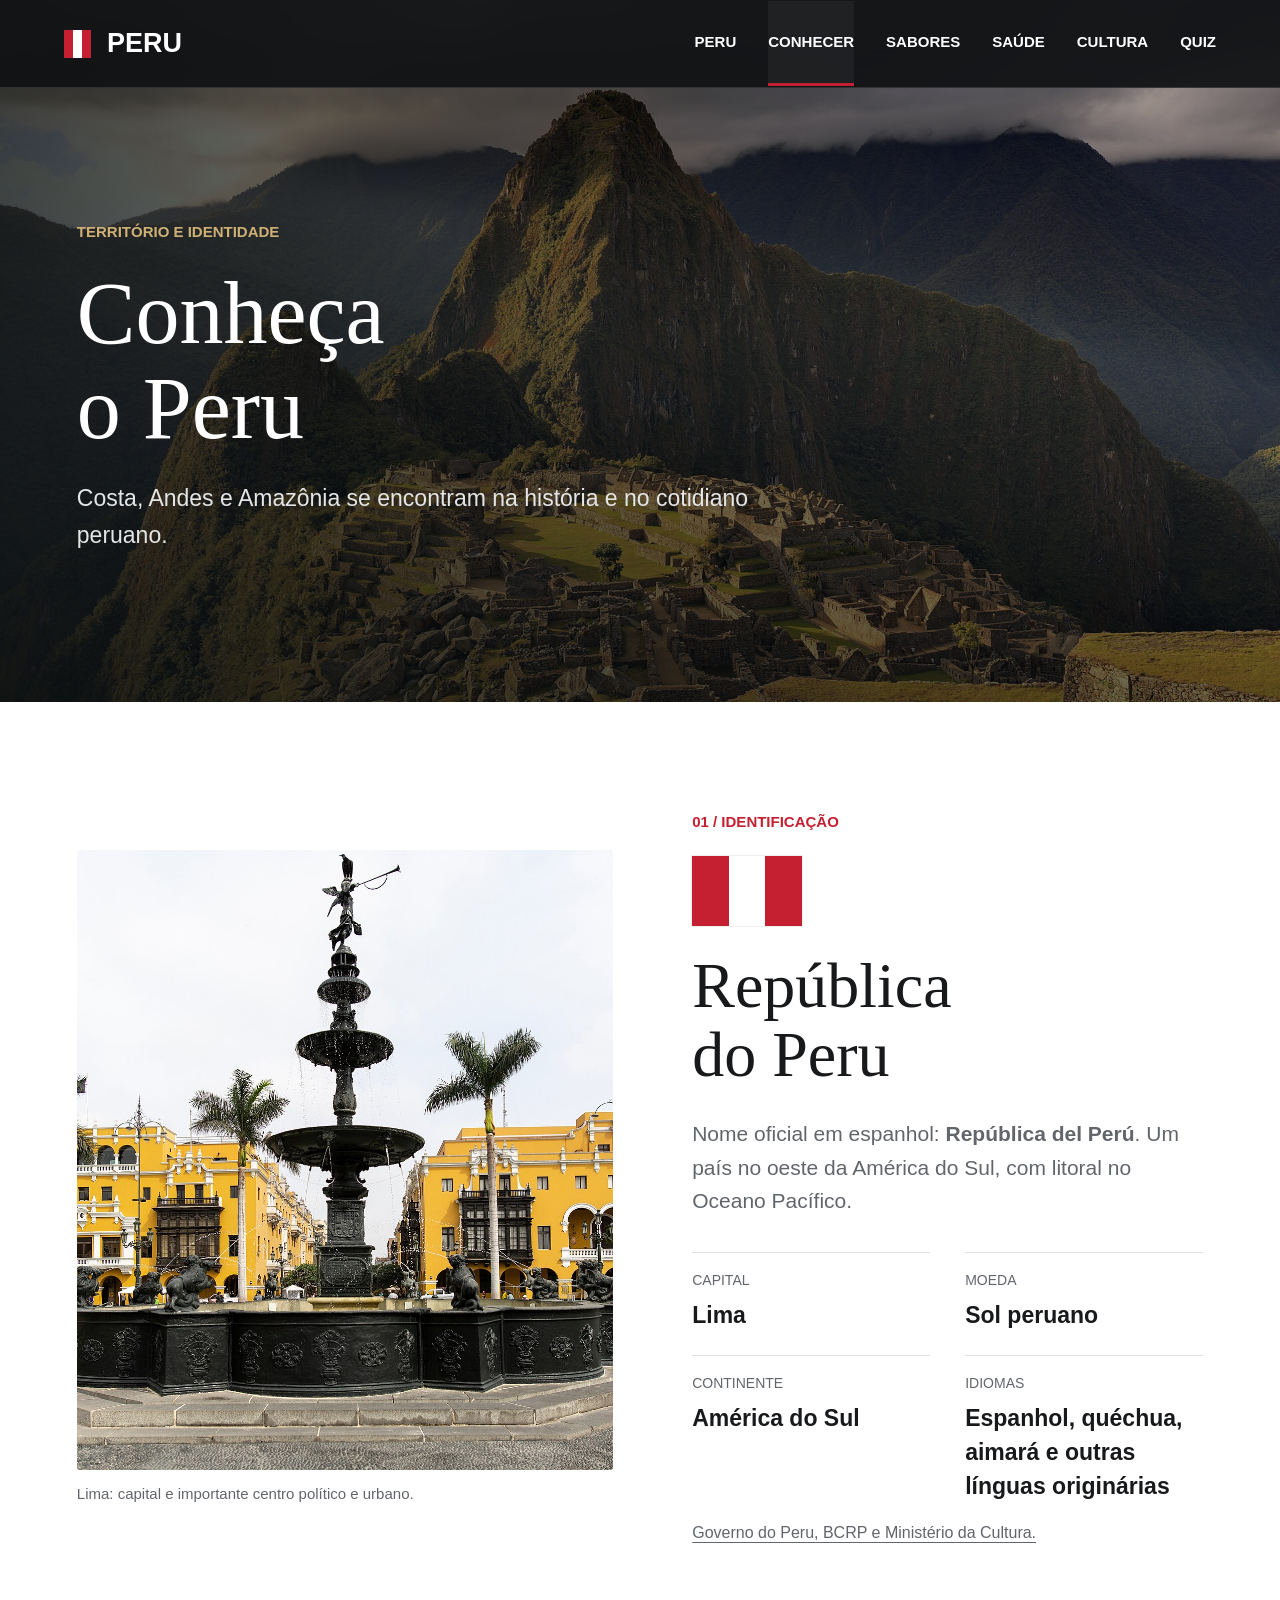
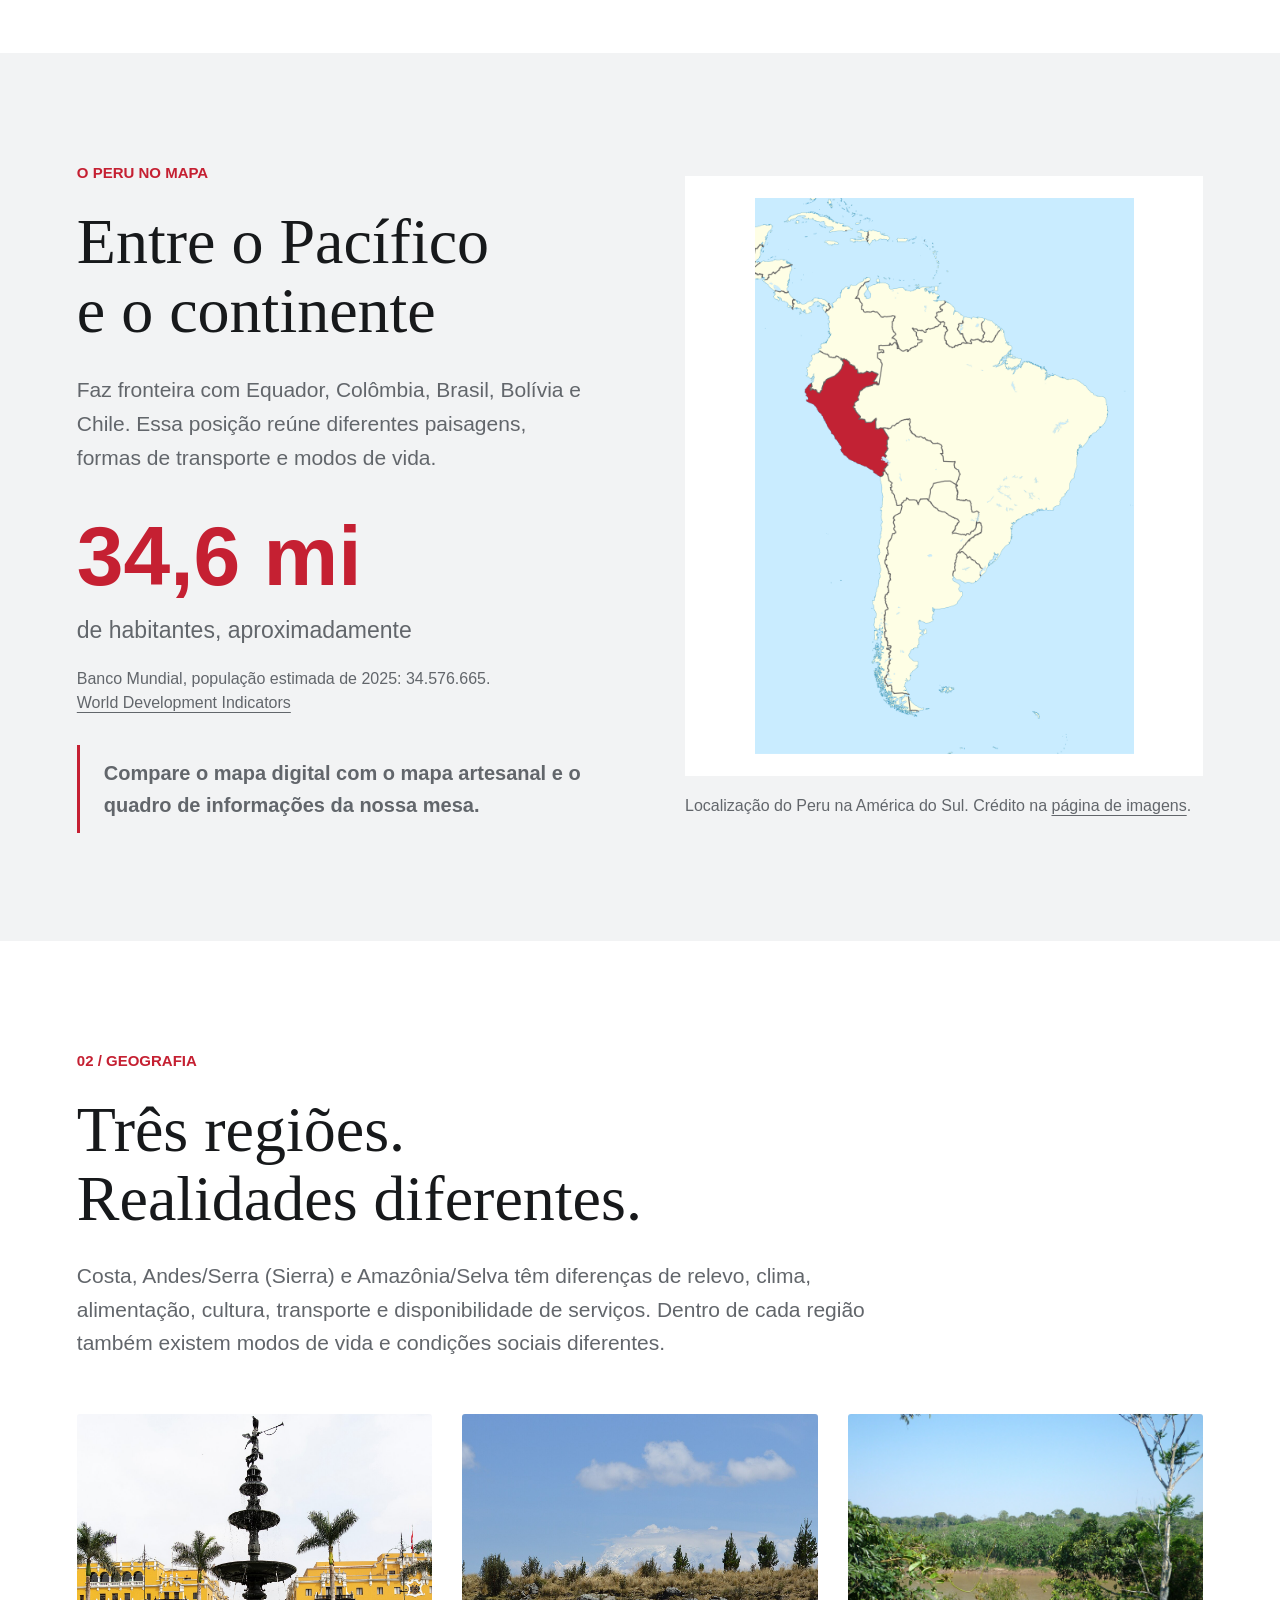
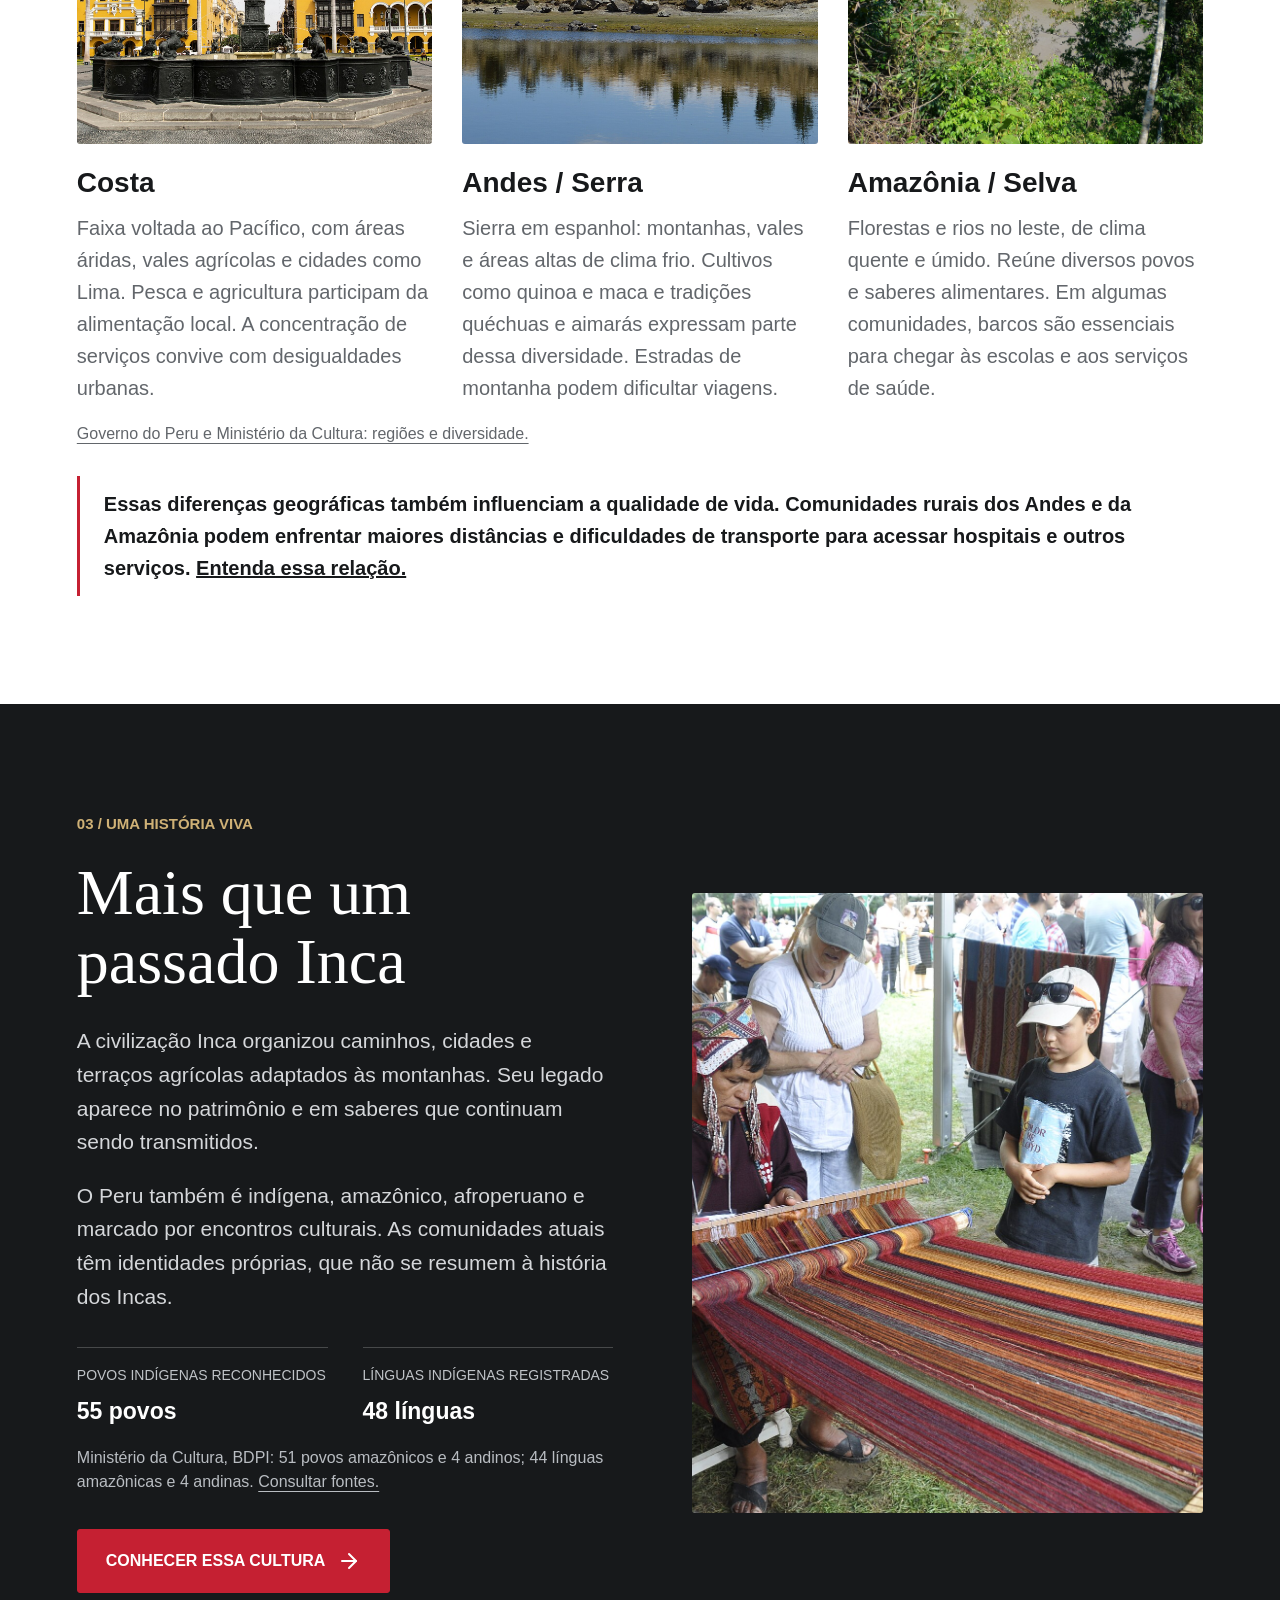
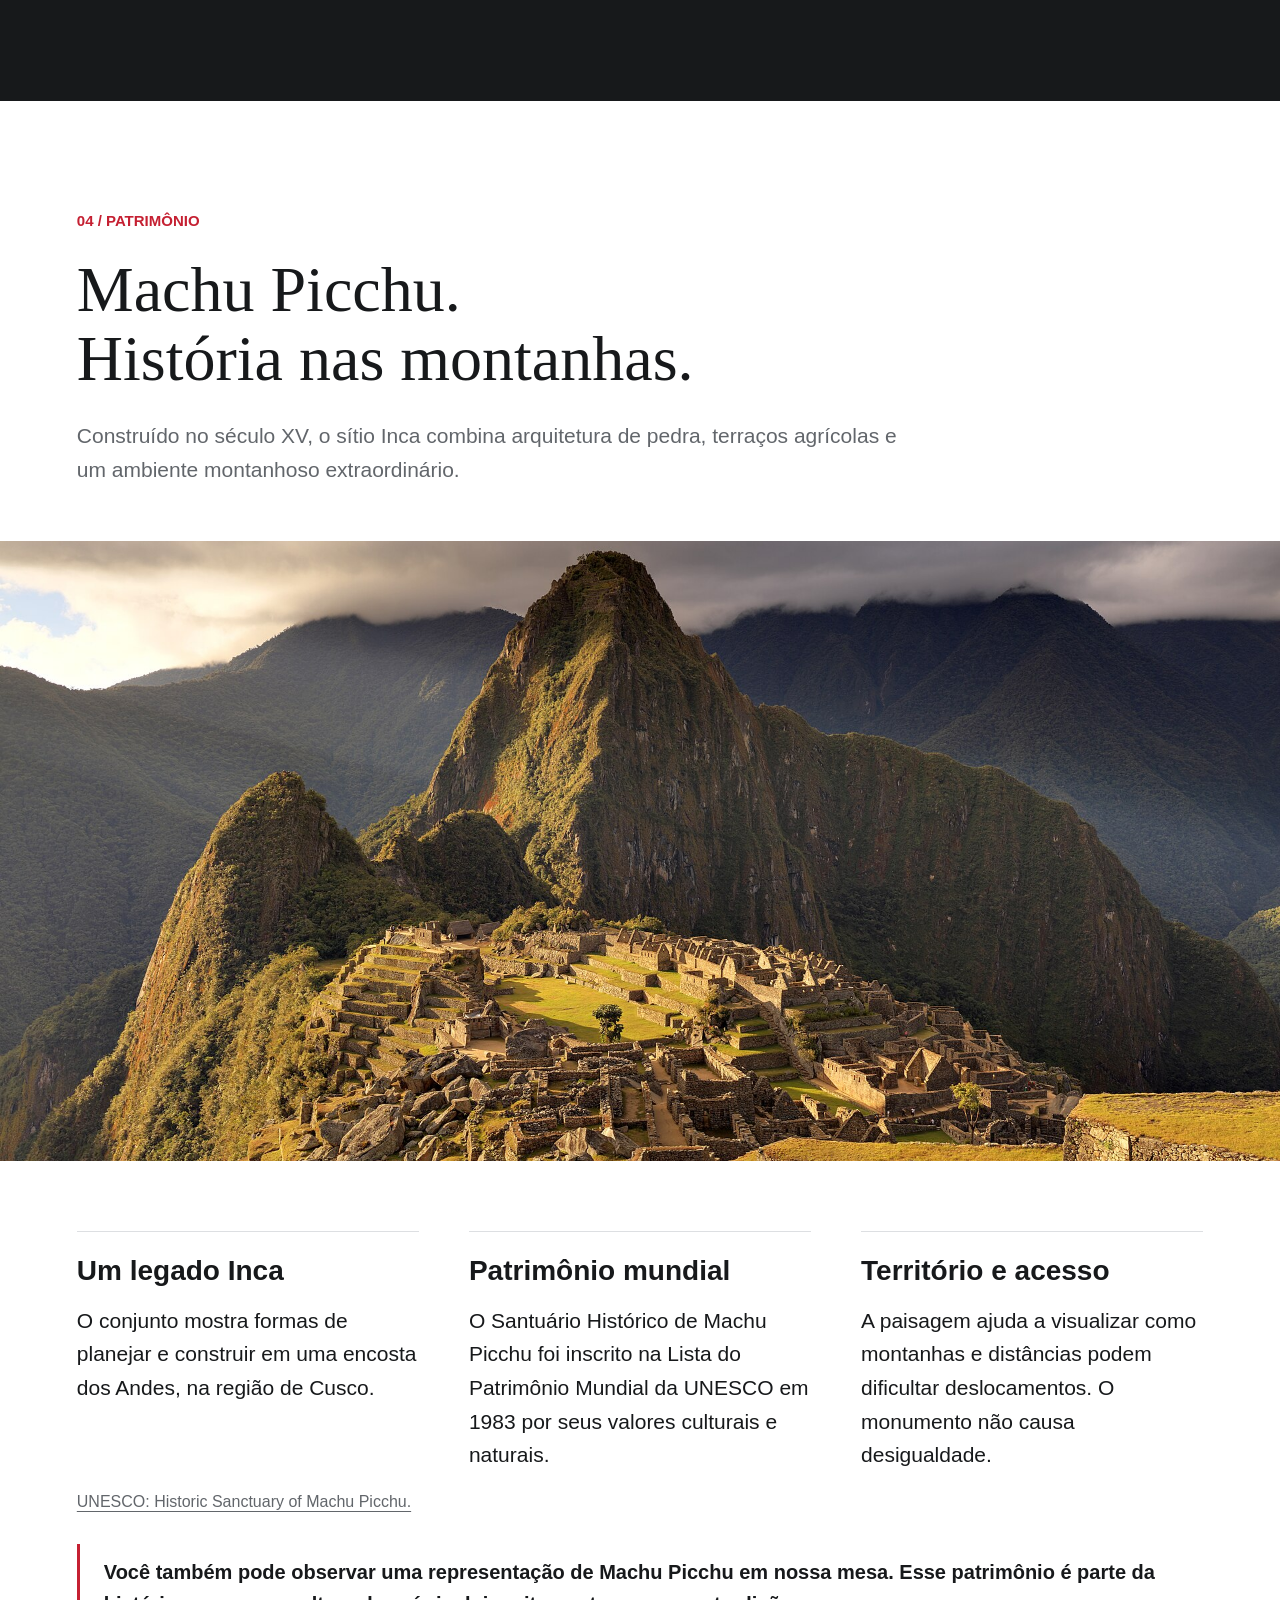
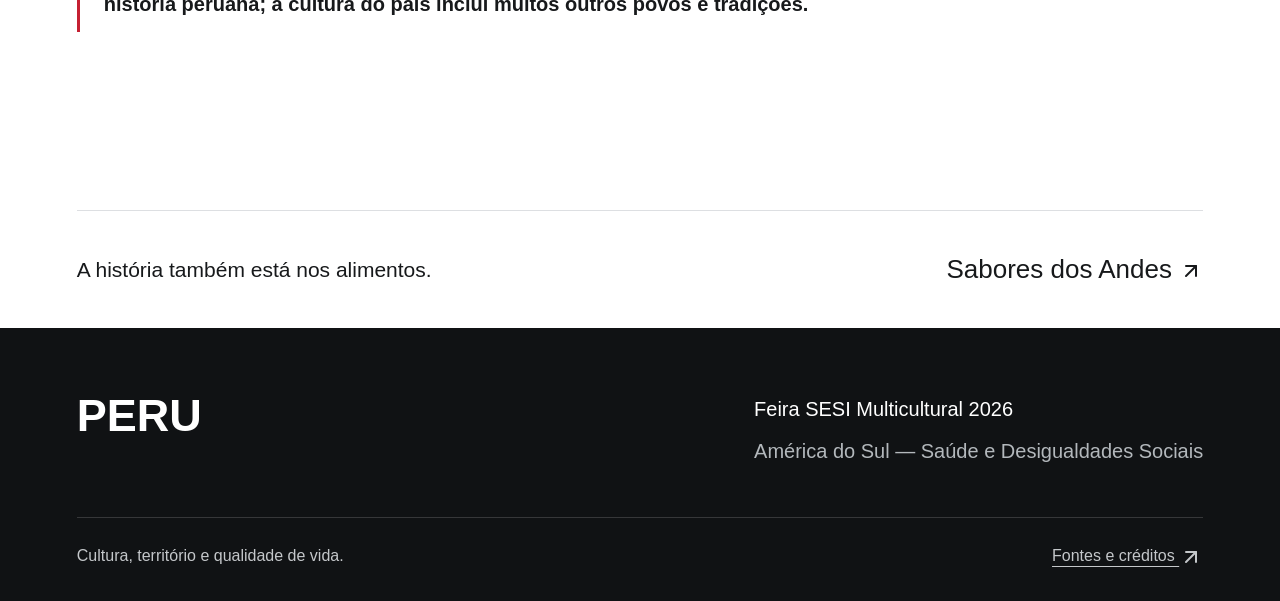
<file: peru.html>
<!DOCTYPE html>
<html lang="pt-BR">
<head>
<meta charset="UTF-8">
<meta name="viewport" content="width=device-width, initial-scale=1">
<meta name="description" content="Peru: saúde, cultura e desigualdades sociais. Exposição interativa da Feira SESI Multicultural 2026.">
<meta name="theme-color" content="#17191b">
<title>Conheça o Peru | Território e identidade</title>
<link rel="stylesheet" href="assets/css/style.css">
<script src="assets/js/lucide.min.js" defer></script>
<script src="assets/js/script.js" defer></script>

</head>
<body>
<a class="skip-link" href="#conteudo">Ir para o conteúdo</a>
<header class="site-header">
<a class="brand" href="index.html" aria-label="Peru, página inicial"><span class="brand-flag" aria-hidden="true"></span>PERU</a>
<button class="menu-toggle" aria-label="Abrir menu" aria-expanded="false" aria-controls="main-nav" type="button"><i data-lucide="menu" class="icon"></i></button>
<nav class="main-nav" id="main-nav" aria-label="Navegação principal"><a href="index.html">Peru</a><a href="peru.html" aria-current="page">Conhecer</a><a href="alimentacao.html">Sabores</a><a href="saude.html">Saúde</a><a href="cultura.html">Cultura</a><a href="quiz.html">Quiz</a></nav>
</header>
<main id="conteudo">

<section class="photo-hero"><img class="hero-photo" src="assets/img/hero-peru.jpg" alt="Machu Picchu nos Andes" fetchpriority="high"><div class="wrap"><div class="hero-copy"><span class="eyebrow">Território e identidade</span><h1>Conheça<br>o Peru</h1><p>Costa, Andes e Amazônia se encontram na história e no cotidiano peruano.</p></div></div></section>
<section class="section"><div class="wrap split"><figure class="visual reveal"><img src="assets/img/lima.jpg" alt="Fotografia da cidade de Lima, capital do Peru" loading="lazy"><figcaption>Lima: capital e importante centro político e urbano.</figcaption></figure><div class="copy reveal"><span class="eyebrow">01 / Identificação</span><div class="peru-flag" role="img" aria-label="Bandeira civil do Peru: faixas vermelha, branca e vermelha"></div><h2>República<br>do Peru</h2><p>Nome oficial em espanhol: <strong>República del Perú</strong>. Um país no oeste da América do Sul, com litoral no Oceano Pacífico.</p><div class="facts"><div class="fact"><span>Capital</span><strong>Lima</strong></div><div class="fact"><span>Moeda</span><strong>Sol peruano</strong></div><div class="fact"><span>Continente</span><strong>América do Sul</strong></div><div class="fact"><span>Idiomas</span><strong>Espanhol, quéchua, aimará e outras línguas originárias</strong></div></div><small class="source"><a href="fontes.html#gerais">Governo do Peru, BCRP e Ministério da Cultura.</a></small></div></div></section>
<section class="section soft"><div class="wrap map-layout"><div class="copy reveal"><span class="eyebrow">O Peru no mapa</span><h2>Entre o Pacífico<br>e o continente</h2><p>Faz fronteira com Equador, Colômbia, Brasil, Bolívia e Chile. Essa posição reúne diferentes paisagens, formas de transporte e modos de vida.</p><div style="margin-top:40px"><strong class="population" data-count="34.6" data-decimals="1" data-suffix=" mi">34,6 mi</strong><p class="population-label">de habitantes, aproximadamente</p><small class="source">Banco Mundial, população estimada de 2025: 34.576.665.<br><a href="fontes.html#populacao">World Development Indicators</a></small></div><p class="note">Compare o mapa digital com o mapa artesanal e o quadro de informações da nossa mesa.</p></div><figure class="reveal"><img class="map-image" src="assets/img/peru-map.png" alt="Mapa da América do Sul com o Peru destacado" loading="lazy"><figcaption class="source">Localização do Peru na América do Sul. Crédito na <a href="fontes.html#imagens">página de imagens</a>.</figcaption></figure></div></section>
<section class="section"><div class="wrap"><div class="intro reveal"><span class="eyebrow">02 / Geografia</span><h2>Três regiões.<br>Realidades diferentes.</h2><p>Costa, Andes/Serra (Sierra) e Amazônia/Selva têm diferenças de relevo, clima, alimentação, cultura, transporte e disponibilidade de serviços. Dentro de cada região também existem modos de vida e condições sociais diferentes.</p></div><div class="region-grid">
<article class="region reveal"><img src="assets/img/lima.jpg" alt="Paisagem urbana de Lima, na região da Costa" loading="lazy"><h3>Costa</h3><p>Faixa voltada ao Pacífico, com áreas áridas, vales agrícolas e cidades como Lima. Pesca e agricultura participam da alimentação local. A concentração de serviços convive com desigualdades urbanas.</p></article>
<article class="region reveal"><img src="assets/img/andes.jpg" alt="Montanhas dos Andes peruanos" loading="lazy"><h3>Andes / Serra</h3><p>Sierra em espanhol: montanhas, vales e áreas altas de clima frio. Cultivos como quinoa e maca e tradições quéchuas e aimarás expressam parte dessa diversidade. Estradas de montanha podem dificultar viagens.</p></article>
<article class="region reveal"><img src="assets/img/amazonia.jpg" alt="Floresta e paisagem da Amazônia peruana" loading="lazy"><h3>Amazônia / Selva</h3><p>Florestas e rios no leste, de clima quente e úmido. Reúne diversos povos e saberes alimentares. Em algumas comunidades, barcos são essenciais para chegar às escolas e aos serviços de saúde.</p></article></div><small class="source"><a href="fontes.html#gerais">Governo do Peru e Ministério da Cultura: regiões e diversidade.</a></small><p class="note">Essas diferenças geográficas também influenciam a qualidade de vida. Comunidades rurais dos Andes e da Amazônia podem enfrentar maiores distâncias e dificuldades de transporte para acessar hospitais e outros serviços. <a href="saude.html#territorio">Entenda essa relação.</a></p></div></section>
<section class="section dark"><div class="wrap split reverse"><figure class="visual reveal"><img src="assets/img/cultura-andina.jpg" alt="Expressão cultural e tradições andinas no Peru" loading="lazy"></figure><div class="copy reveal"><span class="eyebrow">03 / Uma história viva</span><h2>Mais que um<br>passado Inca</h2><p>A civilização Inca organizou caminhos, cidades e terraços agrícolas adaptados às montanhas. Seu legado aparece no patrimônio e em saberes que continuam sendo transmitidos.</p><p>O Peru também é indígena, amazônico, afroperuano e marcado por encontros culturais. As comunidades atuais têm identidades próprias, que não se resumem à história dos Incas.</p><div class="facts"><div class="fact"><span>Povos indígenas reconhecidos</span><strong>55 povos</strong></div><div class="fact"><span>Línguas indígenas registradas</span><strong>48 línguas</strong></div></div><small class="source">Ministério da Cultura, BDPI: 51 povos amazônicos e 4 andinos; 44 línguas amazônicas e 4 andinas. <a href="fontes.html#cultura">Consultar fontes.</a></small><div class="actions"><a class="button" href="cultura.html">Conhecer essa cultura <i data-lucide="arrow-right" class="icon"></i></a></div></div></div></section>
<section class="section" id="machu-picchu"><div class="wrap"><div class="intro reveal"><span class="eyebrow">04 / Patrimônio</span><h2>Machu Picchu.<br>História nas montanhas.</h2><p>Construído no século XV, o sítio Inca combina arquitetura de pedra, terraços agrícolas e um ambiente montanhoso extraordinário.</p></div></div><img class="wide-photo reveal" src="assets/img/machu-picchu.jpg" alt="Terraços e construções de pedra de Machu Picchu" loading="lazy"><div class="wrap section-tight"><div class="strip"><article class="reveal"><h3>Um legado Inca</h3><p>O conjunto mostra formas de planejar e construir em uma encosta dos Andes, na região de Cusco.</p></article><article class="reveal"><h3>Patrimônio mundial</h3><p>O Santuário Histórico de Machu Picchu foi inscrito na Lista do Patrimônio Mundial da UNESCO em 1983 por seus valores culturais e naturais.</p></article><article class="reveal"><h3>Território e acesso</h3><p>A paisagem ajuda a visualizar como montanhas e distâncias podem dificultar deslocamentos. O monumento não causa desigualdade.</p></article></div><small class="source"><a href="fontes.html#machu">UNESCO: Historic Sanctuary of Machu Picchu.</a></small><p class="note">Você também pode observar uma representação de Machu Picchu em nossa mesa. Esse patrimônio é parte da história peruana; a cultura do país inclui muitos outros povos e tradições.</p></div></section>
<div class="wrap"><div class="next-page"><span>A história também está nos alimentos.</span><a href="alimentacao.html">Sabores dos Andes <i data-lucide="arrow-up-right" class="icon"></i></a></div></div>
</main>
<footer class="site-footer"><div class="wrap"><div class="footer-top"><a href="index.html" class="footer-brand" style="text-decoration:none">PERU</a><div class="footer-info"><p>Feira SESI Multicultural 2026</p><p>América do Sul — Saúde e Desigualdades Sociais</p></div></div><div class="footer-bottom"><span>Cultura, território e qualidade de vida.</span><a href="fontes.html">Fontes e créditos <i data-lucide="arrow-up-right" class="icon"></i></a></div></div></footer>
</body>
</html>
</file>
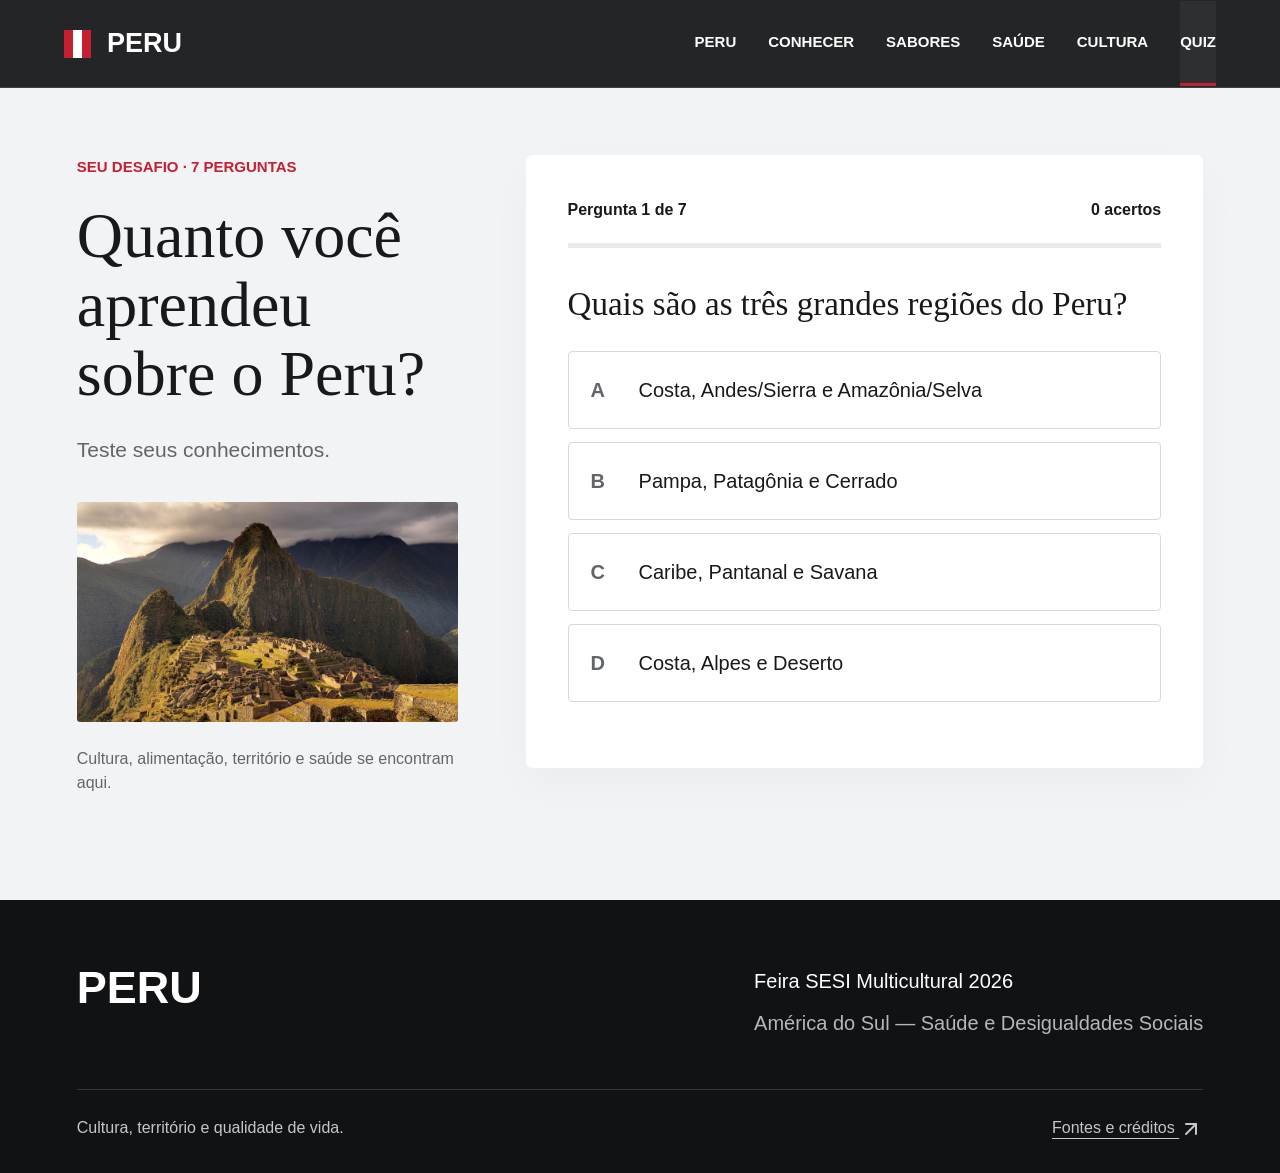
<file: quiz.html>
<!DOCTYPE html>
<html lang="pt-BR">
<head>
<meta charset="UTF-8">
<meta name="viewport" content="width=device-width, initial-scale=1">
<meta name="description" content="Peru: saúde, cultura e desigualdades sociais. Exposição interativa da Feira SESI Multicultural 2026.">
<meta name="theme-color" content="#17191b">
<title>Quiz do Peru | Teste seus conhecimentos</title>
<link rel="stylesheet" href="assets/css/style.css">
<script src="assets/js/lucide.min.js" defer></script>
<script src="assets/js/script.js" defer></script>
<script src="assets/js/quiz.js" defer></script>
</head>
<body>
<a class="skip-link" href="#conteudo">Ir para o conteúdo</a>
<header class="site-header">
<a class="brand" href="index.html" aria-label="Peru, página inicial"><span class="brand-flag" aria-hidden="true"></span>PERU</a>
<button class="menu-toggle" aria-label="Abrir menu" aria-expanded="false" aria-controls="main-nav" type="button"><i data-lucide="menu" class="icon"></i></button>
<nav class="main-nav" id="main-nav" aria-label="Navegação principal"><a href="index.html">Peru</a><a href="peru.html">Conhecer</a><a href="alimentacao.html">Sabores</a><a href="saude.html">Saúde</a><a href="cultura.html">Cultura</a><a href="quiz.html" aria-current="page">Quiz</a></nav>
</header>
<main id="conteudo">

<section class="quiz-page"><div class="wrap quiz-layout"><div class="quiz-intro"><span class="eyebrow">Seu desafio · 7 perguntas</span><h1>Quanto você aprendeu sobre o Peru?</h1><p>Teste seus conhecimentos.</p><img src="assets/img/machu-picchu.jpg" alt="Machu Picchu, um dos temas do quiz"><p class="source">Cultura, alimentação, território e saúde se encontram aqui.</p></div><div class="quiz-surface"><div class="quiz-meta"><span id="question-count">Pergunta 1 de 7</span><span id="score-live">0 acertos</span></div><div class="progress-track" role="progressbar" aria-label="Progresso do quiz" aria-valuemin="0" aria-valuemax="7" aria-valuenow="0"><div class="progress-fill" id="quiz-progress"></div></div><div id="question-area"><h2 class="question-title" id="question-title" tabindex="-1"></h2><div class="answers" id="answer-grid"></div><div class="feedback" id="feedback" role="status" aria-live="polite"></div><div class="quiz-controls"><button class="button" id="next-question" type="button" hidden>Próxima pergunta</button></div></div><div id="quiz-result" hidden><span class="eyebrow">Suas descobertas</span><h2 class="question-title" id="result-heading" tabindex="-1">Resultado final</h2><p class="result-number" id="result-score"></p><p class="result-copy" id="result-message"></p><p id="review-intro" class="source" hidden>Continue descobrindo:</p><div class="result-links" id="review-links" aria-label="Temas para revisitar"></div><div class="actions"><button class="button" id="restart-quiz" type="button">Jogar novamente</button></div><div class="result-links"><a href="saude.html">Revisitar saúde e desigualdades</a><a href="index.html">Voltar ao início</a></div></div><noscript><p>Ative o JavaScript no navegador para responder ao quiz.</p></noscript></div></div></section>
</main>
<footer class="site-footer"><div class="wrap"><div class="footer-top"><a href="index.html" class="footer-brand" style="text-decoration:none">PERU</a><div class="footer-info"><p>Feira SESI Multicultural 2026</p><p>América do Sul — Saúde e Desigualdades Sociais</p></div></div><div class="footer-bottom"><span>Cultura, território e qualidade de vida.</span><a href="fontes.html">Fontes e créditos <i data-lucide="arrow-up-right" class="icon"></i></a></div></div></footer>
</body>
</html>
</file>
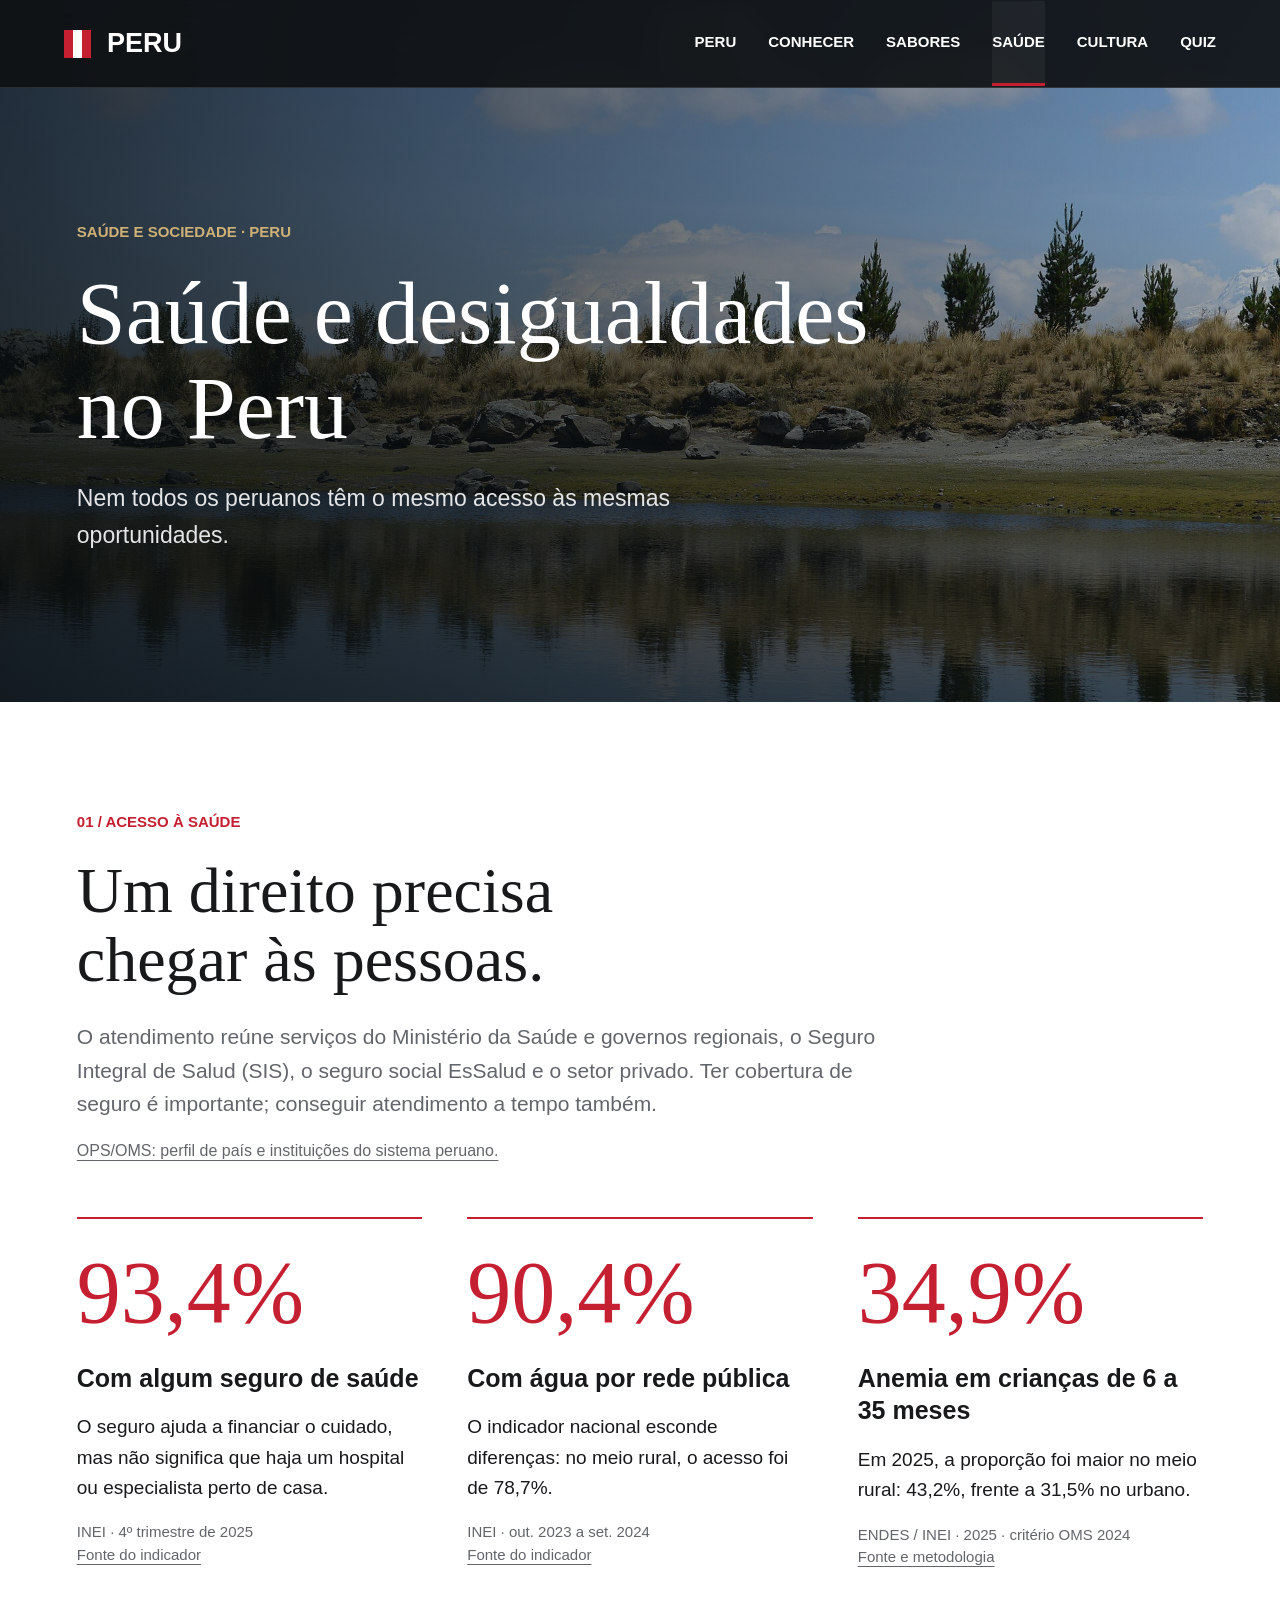
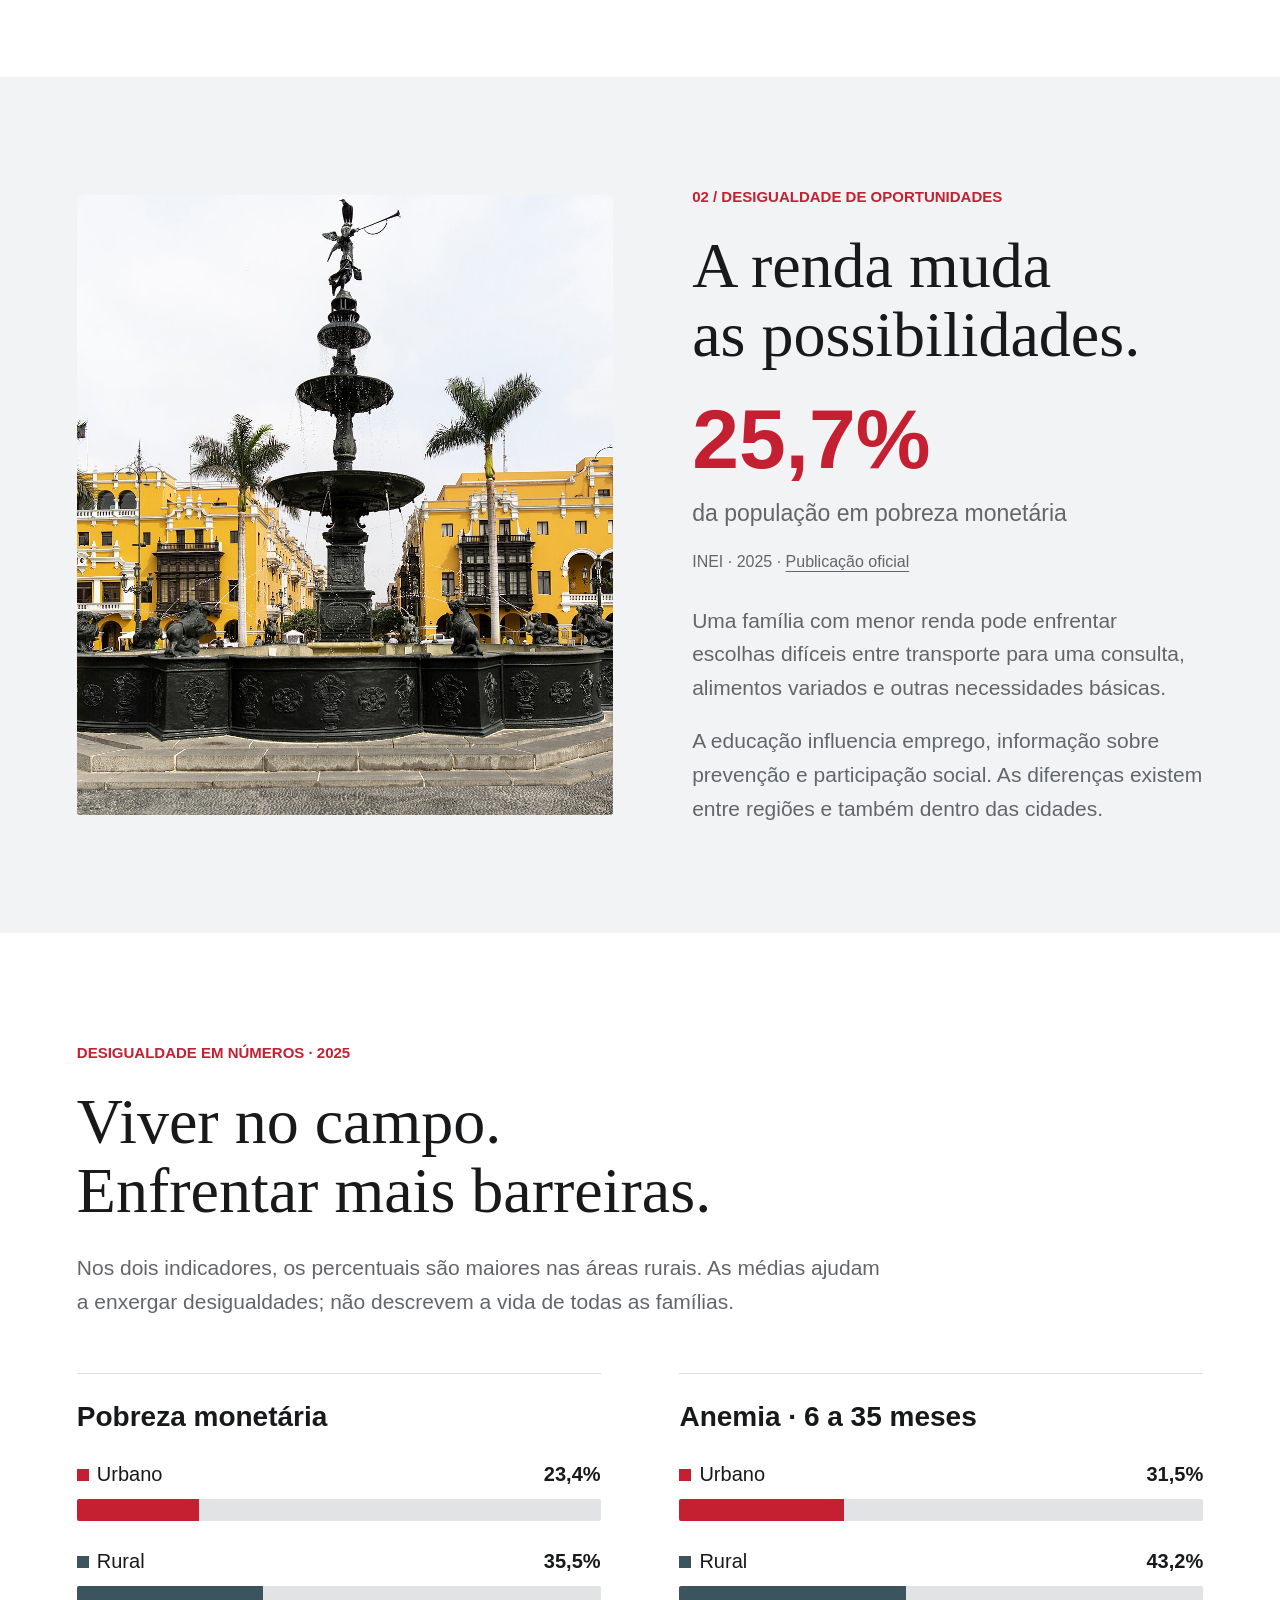
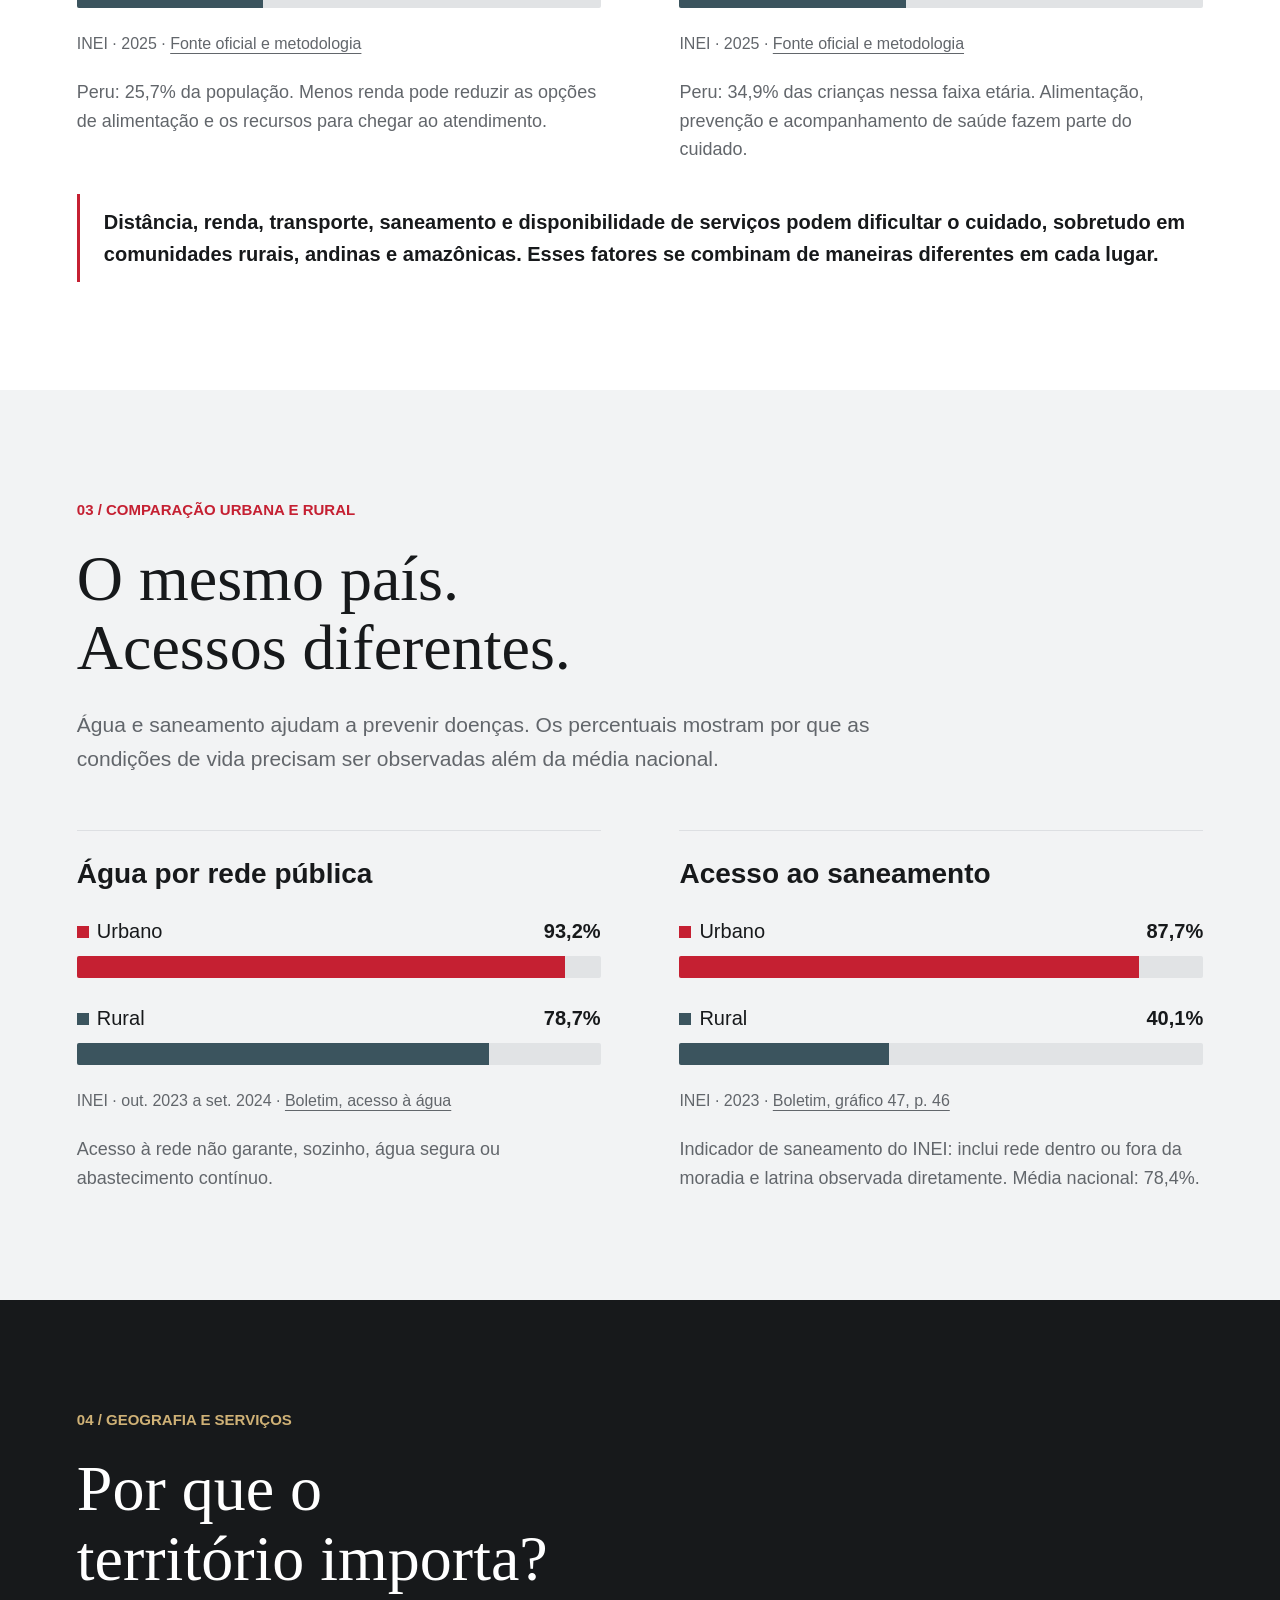
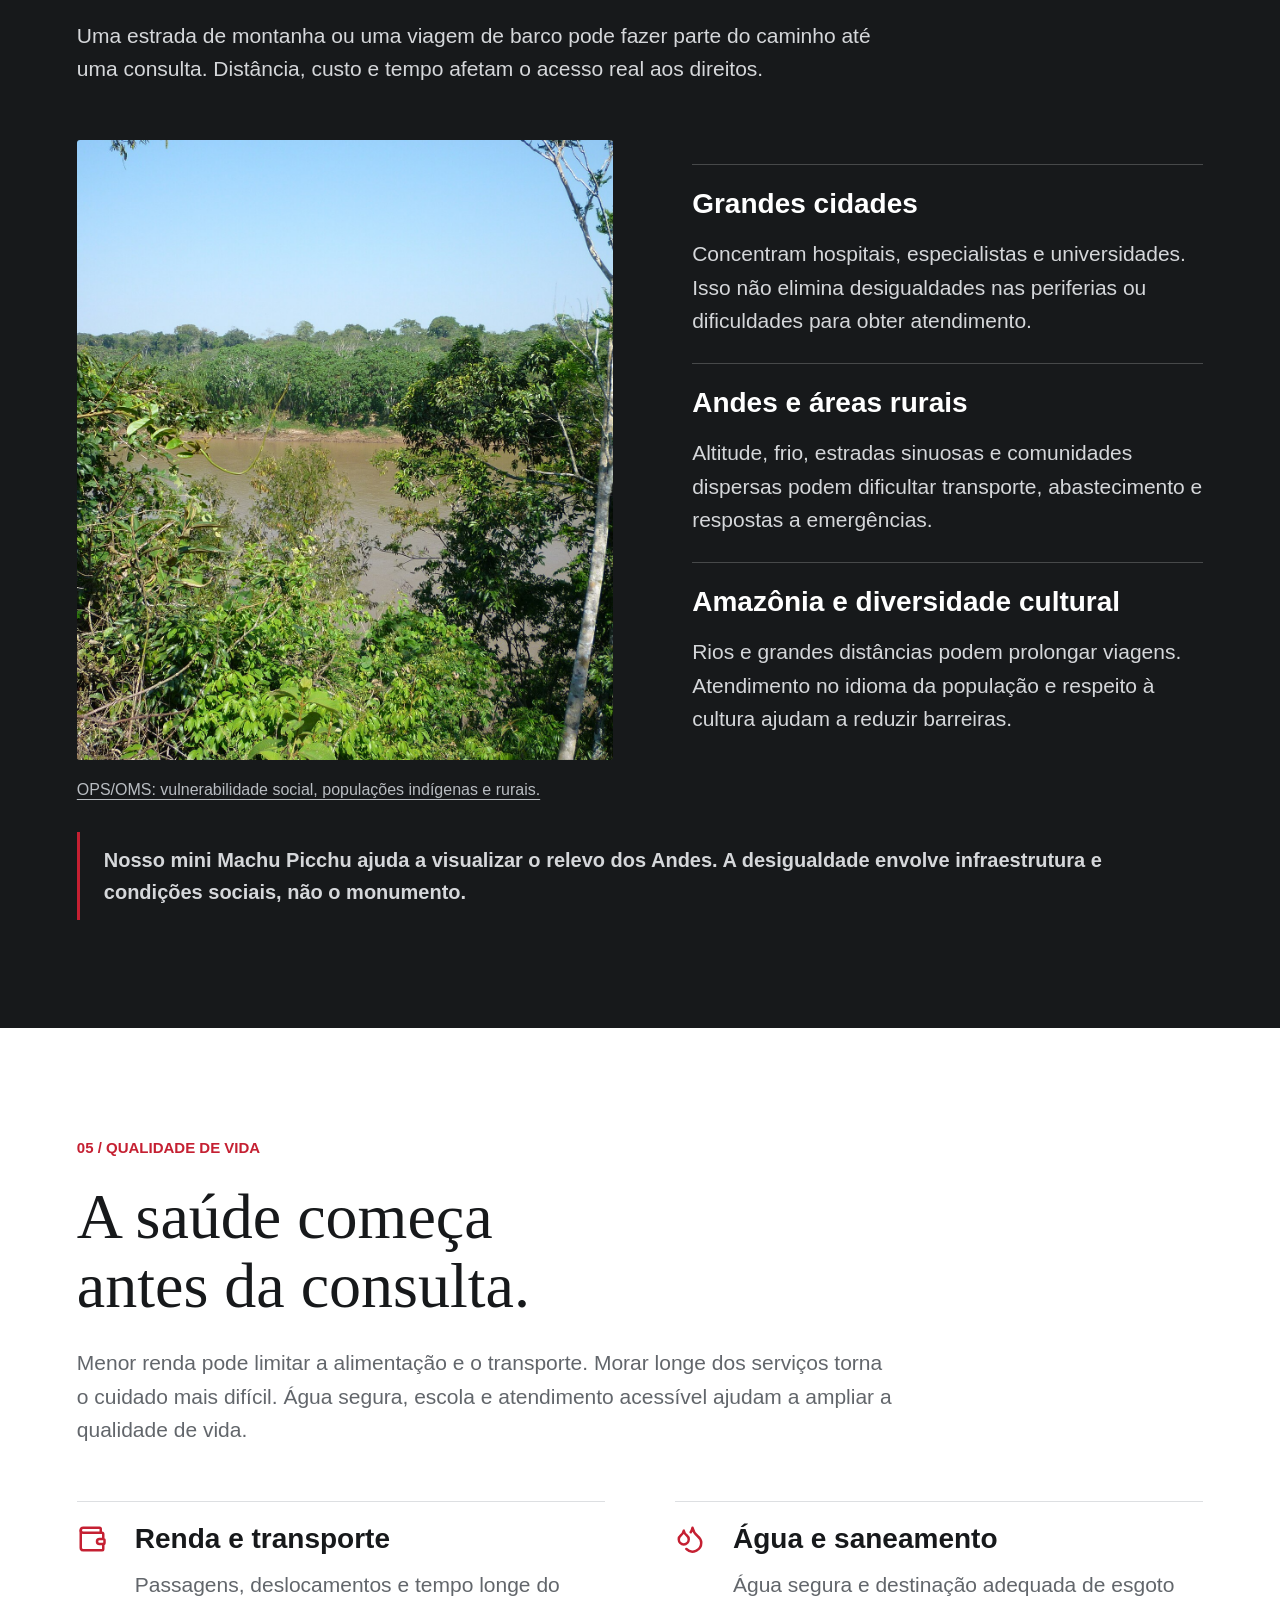
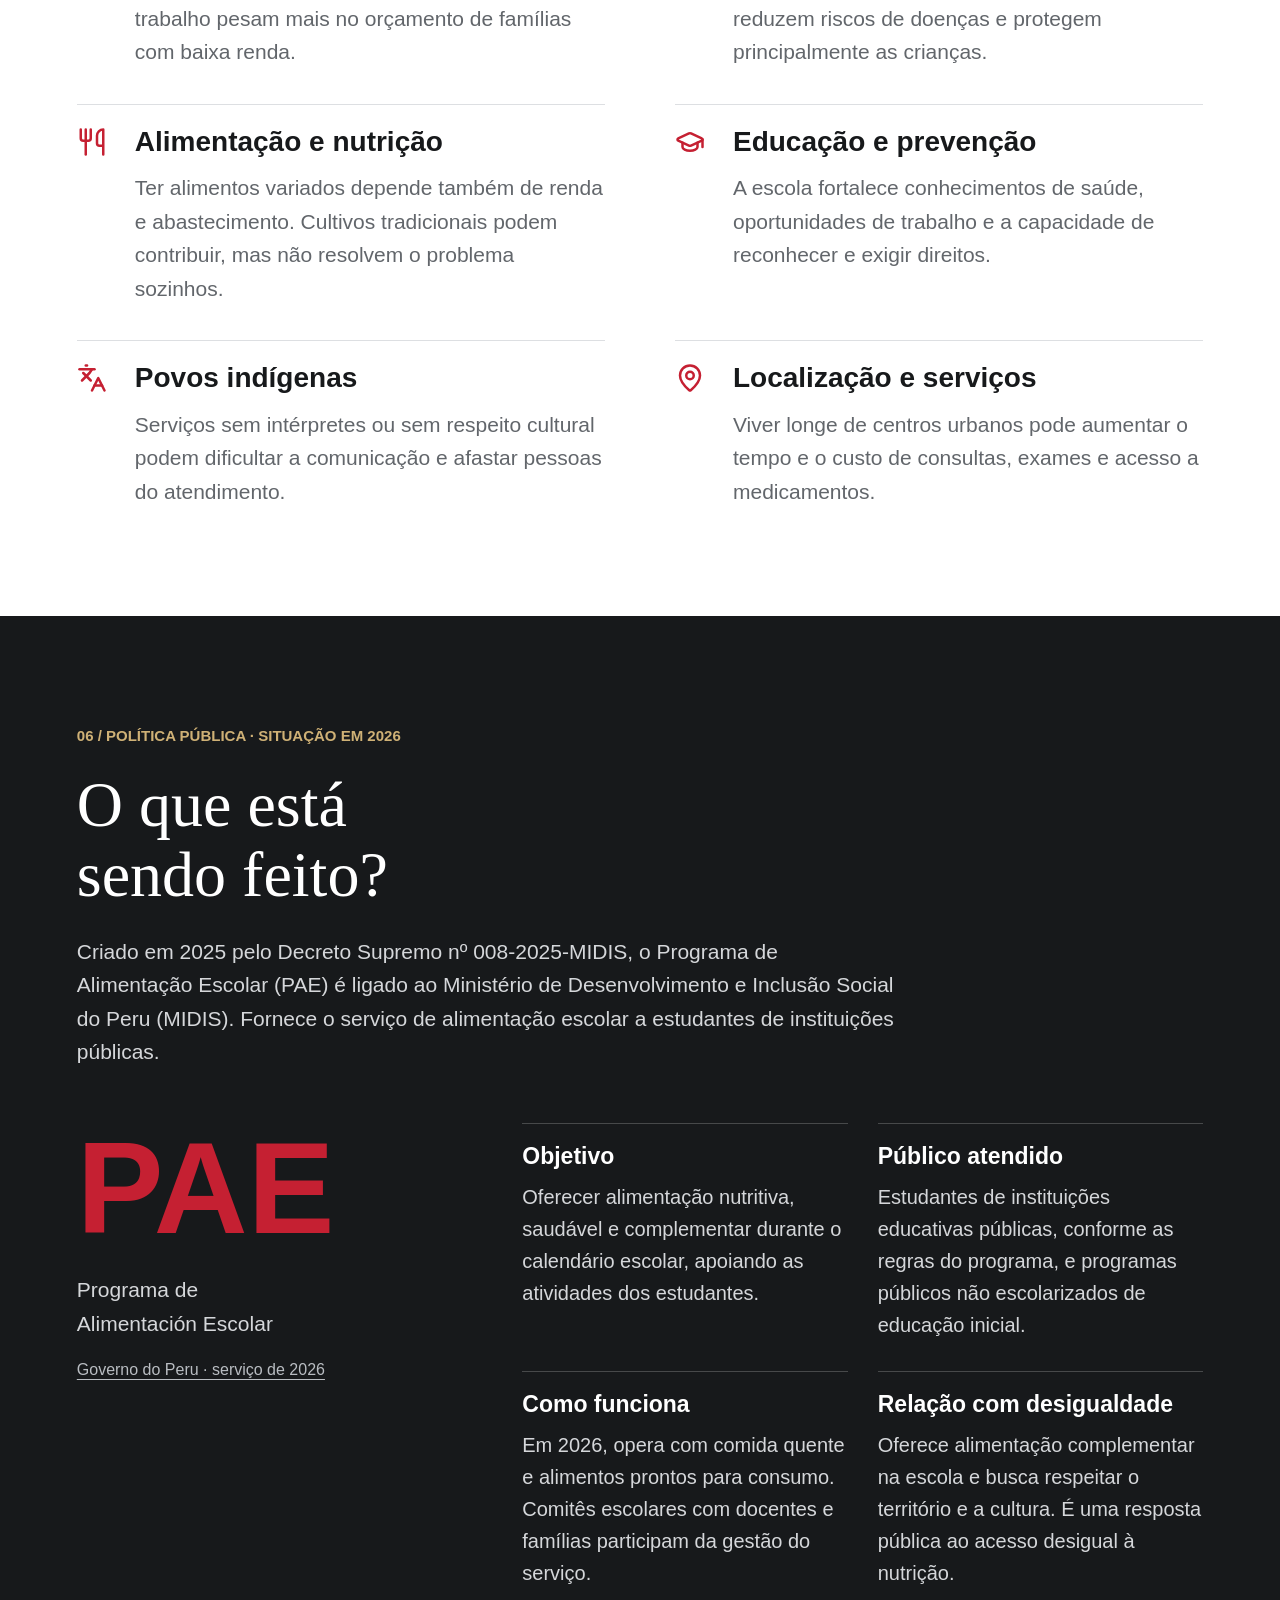
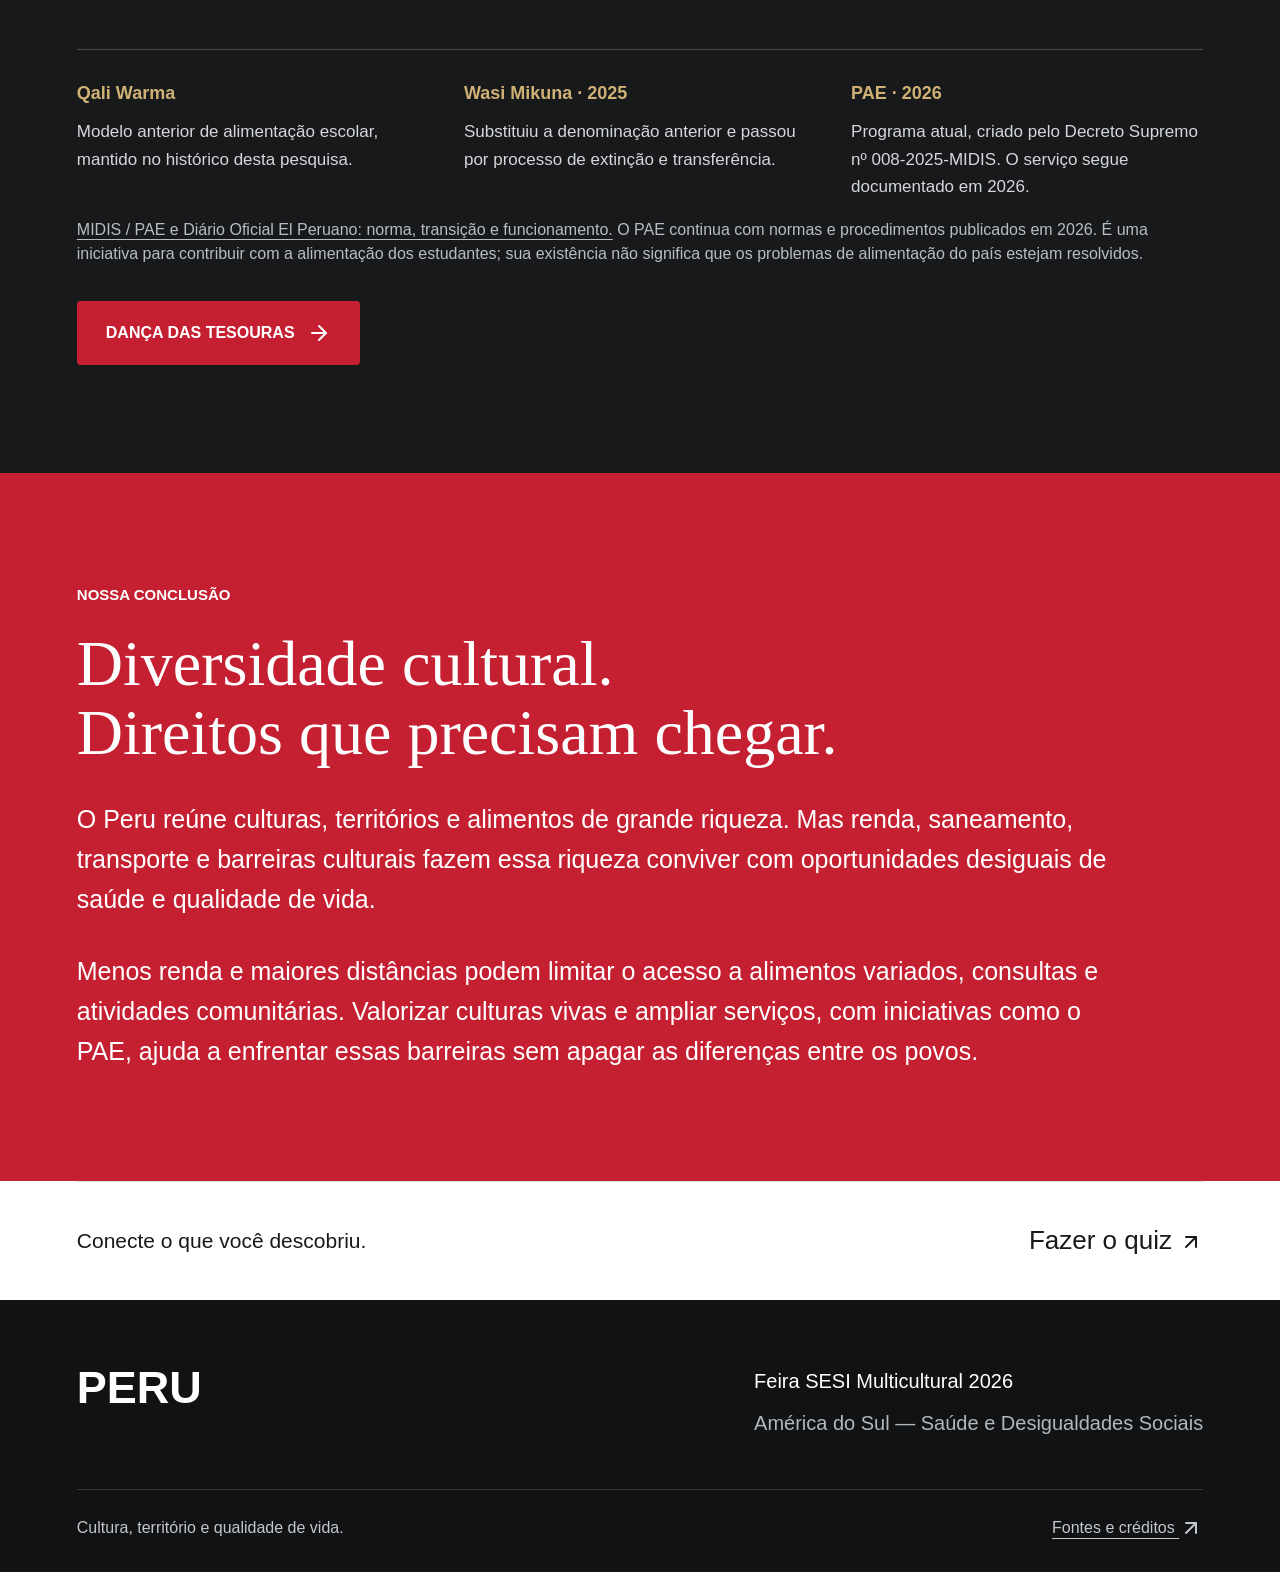
<file: saude.html>
<!DOCTYPE html>
<html lang="pt-BR">
<head>
<meta charset="UTF-8">
<meta name="viewport" content="width=device-width, initial-scale=1">
<meta name="description" content="Peru: saúde, cultura e desigualdades sociais. Exposição interativa da Feira SESI Multicultural 2026.">
<meta name="theme-color" content="#17191b">
<title>Saúde e desigualdades no Peru | Direitos e território</title>
<link rel="stylesheet" href="assets/css/style.css">
<script src="assets/js/lucide.min.js" defer></script>
<script src="assets/js/script.js" defer></script>

</head>
<body>
<a class="skip-link" href="#conteudo">Ir para o conteúdo</a>
<header class="site-header">
<a class="brand" href="index.html" aria-label="Peru, página inicial"><span class="brand-flag" aria-hidden="true"></span>PERU</a>
<button class="menu-toggle" aria-label="Abrir menu" aria-expanded="false" aria-controls="main-nav" type="button"><i data-lucide="menu" class="icon"></i></button>
<nav class="main-nav" id="main-nav" aria-label="Navegação principal"><a href="index.html">Peru</a><a href="peru.html">Conhecer</a><a href="alimentacao.html">Sabores</a><a href="saude.html" aria-current="page">Saúde</a><a href="cultura.html">Cultura</a><a href="quiz.html">Quiz</a></nav>
</header>
<main id="conteudo">

<section class="photo-hero"><img class="hero-photo" src="assets/img/andes.jpg" alt="Montanhas e território andino do Peru" fetchpriority="high"><div class="wrap"><div class="hero-copy"><span class="eyebrow">Saúde e sociedade · Peru</span><h1>Saúde e desigualdades<br>no Peru</h1><p>Nem todos os peruanos têm o mesmo acesso às mesmas oportunidades.</p></div></div></section>
<section class="section"><div class="wrap"><div class="intro reveal"><span class="eyebrow">01 / Acesso à saúde</span><h2>Um direito precisa<br>chegar às pessoas.</h2><p>O atendimento reúne serviços do Ministério da Saúde e governos regionais, o Seguro Integral de Salud (SIS), o seguro social EsSalud e o setor privado. Ter cobertura de seguro é importante; conseguir atendimento a tempo também.</p><small class="source"><a href="fontes.html#saude">OPS/OMS: perfil de país e instituições do sistema peruano.</a></small></div><div class="stats">
<article class="stat reveal"><strong data-count="93.4" data-decimals="1" data-suffix="%">93,4%</strong><h3>Com algum seguro de saúde</h3><p>O seguro ajuda a financiar o cuidado, mas não significa que haja um hospital ou especialista perto de casa.</p><small class="source">INEI · 4º trimestre de 2025<br><a href="fontes.html#seguro">Fonte do indicador</a></small></article>
<article class="stat reveal"><strong data-count="90.4" data-decimals="1" data-suffix="%">90,4%</strong><h3>Com água por rede pública</h3><p>O indicador nacional esconde diferenças: no meio rural, o acesso foi de 78,7%.</p><small class="source">INEI · out. 2023 a set. 2024<br><a href="fontes.html#agua">Fonte do indicador</a></small></article>
<article class="stat reveal"><strong data-count="34.9" data-decimals="1" data-suffix="%">34,9%</strong><h3>Anemia em crianças de 6 a 35 meses</h3><p>Em 2025, a proporção foi maior no meio rural: 43,2%, frente a 31,5% no urbano.</p><small class="source">ENDES / INEI · 2025 · critério OMS 2024<br><a href="fontes.html#anemia">Fonte e metodologia</a></small></article>
</div></div></section>
<section class="section soft"><div class="wrap split"><figure class="visual reveal"><img src="assets/img/lima.jpg" alt="Lima, grande centro urbano peruano" loading="lazy"></figure><div class="copy reveal"><span class="eyebrow">02 / Desigualdade de oportunidades</span><h2>A renda muda<br>as possibilidades.</h2><strong class="population" data-count="25.7" data-decimals="1" data-suffix="%">25,7%</strong><p class="population-label">da população em pobreza monetária</p><small class="source">INEI · 2025 · <a href="fontes.html#pobreza">Publicação oficial</a></small><p style="margin-top:30px">Uma família com menor renda pode enfrentar escolhas difíceis entre transporte para uma consulta, alimentos variados e outras necessidades básicas.</p><p>A educação influencia emprego, informação sobre prevenção e participação social. As diferenças existem entre regiões e também dentro das cidades.</p></div></div></section>
<section class="section" id="desigualdades"><div class="wrap"><div class="intro reveal"><span class="eyebrow">Desigualdade em números · 2025</span><h2>Viver no campo.<br>Enfrentar mais barreiras.</h2><p>Nos dois indicadores, os percentuais são maiores nas áreas rurais. As médias ajudam a enxergar desigualdades; não descrevem a vida de todas as famílias.</p></div><div class="comparison">
<article class="chart reveal"><h3>Pobreza monetária</h3><div class="bar-row"><div class="bar-label"><span><span class="legend-dot"></span>Urbano</span><strong>23,4%</strong></div><div class="bar-track"><div class="bar-fill" style="--value:23.4%"></div></div></div><div class="bar-row rural"><div class="bar-label"><span><span class="legend-dot"></span>Rural</span><strong>35,5%</strong></div><div class="bar-track"><div class="bar-fill" style="--value:35.5%"></div></div></div><small class="source">INEI · 2025 · <a href="fontes.html#pobreza">Fonte oficial e metodologia</a></small><p class="chart-note">Peru: 25,7% da população. Menos renda pode reduzir as opções de alimentação e os recursos para chegar ao atendimento.</p></article>
<article class="chart reveal"><h3>Anemia · 6 a 35 meses</h3><div class="bar-row"><div class="bar-label"><span><span class="legend-dot"></span>Urbano</span><strong>31,5%</strong></div><div class="bar-track"><div class="bar-fill" style="--value:31.5%"></div></div></div><div class="bar-row rural"><div class="bar-label"><span><span class="legend-dot"></span>Rural</span><strong>43,2%</strong></div><div class="bar-track"><div class="bar-fill" style="--value:43.2%"></div></div></div><small class="source">INEI · 2025 · <a href="fontes.html#anemia">Fonte oficial e metodologia</a></small><p class="chart-note">Peru: 34,9% das crianças nessa faixa etária. Alimentação, prevenção e acompanhamento de saúde fazem parte do cuidado.</p></article>
</div><p class="note">Distância, renda, transporte, saneamento e disponibilidade de serviços podem dificultar o cuidado, sobretudo em comunidades rurais, andinas e amazônicas. Esses fatores se combinam de maneiras diferentes em cada lugar.</p></div></section>
<section class="section soft"><div class="wrap"><div class="intro reveal"><span class="eyebrow">03 / Comparação urbana e rural</span><h2>O mesmo país.<br>Acessos diferentes.</h2><p>Água e saneamento ajudam a prevenir doenças. Os percentuais mostram por que as condições de vida precisam ser observadas além da média nacional.</p></div><div class="comparison">
<article class="chart reveal"><h3>Água por rede pública</h3><div class="bar-row"><div class="bar-label"><span><span class="legend-dot"></span>Urbano</span><strong>93,2%</strong></div><div class="bar-track"><div class="bar-fill" style="--value:93.2%"></div></div></div><div class="bar-row rural"><div class="bar-label"><span><span class="legend-dot"></span>Rural</span><strong>78,7%</strong></div><div class="bar-track"><div class="bar-fill" style="--value:78.7%"></div></div></div><small class="source">INEI · out. 2023 a set. 2024 · <a href="fontes.html#agua">Boletim, acesso à água</a></small><p class="chart-note">Acesso à rede não garante, sozinho, água segura ou abastecimento contínuo.</p></article>
<article class="chart reveal"><h3>Acesso ao saneamento</h3><div class="bar-row"><div class="bar-label"><span><span class="legend-dot"></span>Urbano</span><strong>87,7%</strong></div><div class="bar-track"><div class="bar-fill" style="--value:87.7%"></div></div></div><div class="bar-row rural"><div class="bar-label"><span><span class="legend-dot"></span>Rural</span><strong>40,1%</strong></div><div class="bar-track"><div class="bar-fill" style="--value:40.1%"></div></div></div><small class="source">INEI · 2023 · <a href="fontes.html#agua">Boletim, gráfico 47, p. 46</a></small><p class="chart-note">Indicador de saneamento do INEI: inclui rede dentro ou fora da moradia e latrina observada diretamente. Média nacional: 78,4%.</p></article>
</div></div></section>
<section class="section dark" id="territorio"><div class="wrap"><div class="intro reveal"><span class="eyebrow">04 / Geografia e serviços</span><h2>Por que o<br>território importa?</h2><p>Uma estrada de montanha ou uma viagem de barco pode fazer parte do caminho até uma consulta. Distância, custo e tempo afetam o acesso real aos direitos.</p></div><div class="split"><figure class="visual reveal"><img src="assets/img/amazonia.jpg" alt="Paisagem amazônica peruana, onde rios fazem parte das rotas de transporte" loading="lazy"></figure><div class="strip" style="grid-template-columns:1fr;gap:25px"><article class="reveal"><h3>Grandes cidades</h3><p>Concentram hospitais, especialistas e universidades. Isso não elimina desigualdades nas periferias ou dificuldades para obter atendimento.</p></article><article class="reveal"><h3>Andes e áreas rurais</h3><p>Altitude, frio, estradas sinuosas e comunidades dispersas podem dificultar transporte, abastecimento e respostas a emergências.</p></article><article class="reveal"><h3>Amazônia e diversidade cultural</h3><p>Rios e grandes distâncias podem prolongar viagens. Atendimento no idioma da população e respeito à cultura ajudam a reduzir barreiras.</p></article></div></div><small class="source"><a href="fontes.html#saude">OPS/OMS: vulnerabilidade social, populações indígenas e rurais.</a></small><p class="note">Nosso mini Machu Picchu ajuda a visualizar o relevo dos Andes. A desigualdade envolve infraestrutura e condições sociais, não o monumento.</p></div></section>
<section class="section"><div class="wrap"><div class="intro reveal"><span class="eyebrow">05 / Qualidade de vida</span><h2>A saúde começa<br>antes da consulta.</h2><p>Menor renda pode limitar a alimentação e o transporte. Morar longe dos serviços torna o cuidado mais difícil. Água segura, escola e atendimento acessível ajudam a ampliar a qualidade de vida.</p></div><div class="impact-list">
<article class="reveal"><i class="icon" data-lucide="wallet"></i><div><h3>Renda e transporte</h3><p>Passagens, deslocamentos e tempo longe do trabalho pesam mais no orçamento de famílias com baixa renda.</p></div></article><article class="reveal"><i class="icon" data-lucide="droplets"></i><div><h3>Água e saneamento</h3><p>Água segura e destinação adequada de esgoto reduzem riscos de doenças e protegem principalmente as crianças.</p></div></article><article class="reveal"><i class="icon" data-lucide="utensils"></i><div><h3>Alimentação e nutrição</h3><p>Ter alimentos variados depende também de renda e abastecimento. Cultivos tradicionais podem contribuir, mas não resolvem o problema sozinhos.</p></div></article><article class="reveal"><i class="icon" data-lucide="graduation-cap"></i><div><h3>Educação e prevenção</h3><p>A escola fortalece conhecimentos de saúde, oportunidades de trabalho e a capacidade de reconhecer e exigir direitos.</p></div></article><article class="reveal"><i class="icon" data-lucide="languages"></i><div><h3>Povos indígenas</h3><p>Serviços sem intérpretes ou sem respeito cultural podem dificultar a comunicação e afastar pessoas do atendimento.</p></div></article><article class="reveal"><i class="icon" data-lucide="map-pin"></i><div><h3>Localização e serviços</h3><p>Viver longe de centros urbanos pode aumentar o tempo e o custo de consultas, exames e acesso a medicamentos.</p></div></article>
</div></div></section>
<section class="section dark" id="politica"><div class="wrap"><div class="intro reveal"><span class="eyebrow">06 / Política pública · situação em 2026</span><h2>O que está<br>sendo feito?</h2><p>Criado em 2025 pelo Decreto Supremo nº 008-2025-MIDIS, o Programa de Alimentação Escolar (PAE) é ligado ao Ministério de Desenvolvimento e Inclusão Social do Peru (MIDIS). Fornece o serviço de alimentação escolar a estudantes de instituições públicas.</p></div><div class="policy-layout"><div class="reveal"><div class="policy-name">PAE</div><p style="margin-top:20px">Programa de<br>Alimentación Escolar</p><small class="source"><a href="fontes.html#politica-fonte">Governo do Peru · serviço de 2026</a></small></div><div class="policy-points">
<article class="reveal"><h3>Objetivo</h3><p>Oferecer alimentação nutritiva, saudável e complementar durante o calendário escolar, apoiando as atividades dos estudantes.</p></article>
<article class="reveal"><h3>Público atendido</h3><p>Estudantes de instituições educativas públicas, conforme as regras do programa, e programas públicos não escolarizados de educação inicial.</p></article>
<article class="reveal"><h3>Como funciona</h3><p>Em 2026, opera com comida quente e alimentos prontos para consumo. Comitês escolares com docentes e famílias participam da gestão do serviço.</p></article>
<article class="reveal"><h3>Relação com desigualdade</h3><p>Oferece alimentação complementar na escola e busca respeitar o território e a cultura. É uma resposta pública ao acesso desigual à nutrição.</p></article>
</div></div><div class="timeline reveal"><article><strong>Qali Warma</strong><p>Modelo anterior de alimentação escolar, mantido no histórico desta pesquisa.</p></article><article><strong>Wasi Mikuna · 2025</strong><p>Substituiu a denominação anterior e passou por processo de extinção e transferência.</p></article><article><strong>PAE · 2026</strong><p>Programa atual, criado pelo Decreto Supremo nº 008-2025-MIDIS. O serviço segue documentado em 2026.</p></article></div><small class="source"><a href="fontes.html#politica-fonte">MIDIS / PAE e Diário Oficial El Peruano: norma, transição e funcionamento.</a> O PAE continua com normas e procedimentos publicados em 2026. É uma iniciativa para contribuir com a alimentação dos estudantes; sua existência não significa que os problemas de alimentação do país estejam resolvidos.</small><div class="actions"><a class="button" href="cultura.html#video-danca">Dança das Tesouras <i data-lucide="arrow-right" class="icon"></i></a></div></div></section>
<section class="conclusion"><div class="wrap reveal"><span class="eyebrow">Nossa conclusão</span><h2>Diversidade cultural.<br>Direitos que precisam chegar.</h2><p>O Peru reúne culturas, territórios e alimentos de grande riqueza. Mas renda, saneamento, transporte e barreiras culturais fazem essa riqueza conviver com oportunidades desiguais de saúde e qualidade de vida.</p><p>Menos renda e maiores distâncias podem limitar o acesso a alimentos variados, consultas e atividades comunitárias. Valorizar culturas vivas e ampliar serviços, com iniciativas como o PAE, ajuda a enfrentar essas barreiras sem apagar as diferenças entre os povos.</p></div></section>
<div class="wrap"><div class="next-page"><span>Conecte o que você descobriu.</span><a href="quiz.html">Fazer o quiz <i data-lucide="arrow-up-right" class="icon"></i></a></div></div>
</main>
<footer class="site-footer"><div class="wrap"><div class="footer-top"><a href="index.html" class="footer-brand" style="text-decoration:none">PERU</a><div class="footer-info"><p>Feira SESI Multicultural 2026</p><p>América do Sul — Saúde e Desigualdades Sociais</p></div></div><div class="footer-bottom"><span>Cultura, território e qualidade de vida.</span><a href="fontes.html">Fontes e créditos <i data-lucide="arrow-up-right" class="icon"></i></a></div></div></footer>
</body>
</html>
</file>
<file: assets/css/style.css>
/* Identidade compartilhada. Fotos locais em ../img; ajuste os recortes em object-position. */
:root{--red:#c52032;--red-dark:#9f1726;--ink:#17191b;--muted:#62666b;--paper:#fff;--soft:#f2f3f4;--line:#dddfe2;--gold:#cfb176;--max:1560px}
*{box-sizing:border-box}html{scroll-behavior:smooth;scroll-padding-top:100px}body{margin:0;background:var(--paper);color:var(--ink);font-family:Arial,Helvetica,sans-serif;font-size:21px;line-height:1.6;letter-spacing:0}a{color:inherit}img{display:block;width:100%;height:auto}button,a,input{touch-action:manipulation}button{font:inherit;cursor:pointer}h1,h2,h3,p{margin:0}h1,h2,h3{line-height:1.08}h1,h2{font-family:Georgia,'Times New Roman',serif;font-weight:400}h1{font-size:88px}h2{font-size:64px}h3{font-size:28px}p+p{margin-top:20px}a:focus-visible,button:focus-visible,summary:focus-visible{outline:3px solid var(--gold);outline-offset:6px}.skip-link{position:fixed;top:-80px;left:20px;z-index:200;background:white;padding:10px 20px}.skip-link:focus{top:10px}
/* Menu fixo, sempre legível sobre as fotografias. */
.site-header{position:fixed;inset:0 0 auto;z-index:100;height:88px;color:white;background:rgba(15,17,19,.91);backdrop-filter:blur(16px);border-bottom:1px solid #ffffff20;display:flex;align-items:center;justify-content:space-between;padding:0 5%}.brand{text-decoration:none;font-size:27px;font-weight:800;display:flex;gap:16px;align-items:center}.brand-flag{width:27px;height:28px;background:linear-gradient(90deg,var(--red) 33.33%,white 33.33% 66.66%,var(--red) 66.66%)}.main-nav{display:flex;gap:32px;align-items:center}.main-nav a{text-decoration:none;font-size:15px;font-weight:700;text-transform:uppercase;padding:29px 0;border-bottom:3px solid transparent}.main-nav a:hover,.main-nav a[aria-current=page]{border-color:var(--red);color:#fff}.main-nav a[aria-current=page]{background:#ffffff0c}.menu-toggle{display:none;color:white;background:none;border:0;width:48px;height:48px}.icon{width:24px;height:24px;vertical-align:middle;flex:none}.button .icon{margin-left:12px}.wrap{max-width:var(--max);margin:auto;width:88%}.section{padding:108px 0}.section-tight{padding:70px 0}.eyebrow{display:block;color:var(--red);font-size:15px;font-weight:800;text-transform:uppercase;margin-bottom:22px}.dark .eyebrow,.photo-hero .eyebrow{color:var(--gold)}.intro{max-width:960px;margin-bottom:54px}.intro p{margin-top:26px;color:var(--muted);max-width:820px}.dark{background:var(--ink);color:white}.dark p{color:#d5d7da}.soft{background:var(--soft)}.source{display:block;font-size:16px;line-height:1.5;color:var(--muted);margin-top:18px}.dark .source{color:#b9bdc2}.source a{text-underline-offset:4px}.button{display:inline-flex;justify-content:center;align-items:center;min-height:64px;background:var(--red);border:1px solid var(--red);padding:15px 28px;color:white;text-decoration:none;font-size:16px;font-weight:800;text-transform:uppercase;border-radius:3px;transition:background .2s,transform .2s}.button:hover{background:var(--red-dark);transform:translateY(-3px)}.button.secondary{background:transparent;border-color:#ffffff88}.button.secondary:hover{background:#ffffff18}.button.light{background:white;border-color:white;color:var(--ink)}.actions{display:flex;gap:18px;margin-top:35px;flex-wrap:wrap}
/* Aberturas com fotografias em toda a largura. */
.photo-hero{position:relative;min-height:680px;height:78vh;max-height:1000px;display:flex;align-items:flex-end;color:white;isolation:isolate;padding:160px 0 88px;overflow:hidden}.photo-hero.home-hero{height:94svh;min-height:720px;max-height:1200px}.hero-photo{position:absolute;inset:0;z-index:-2;width:100%;height:100%;object-fit:cover;object-position:center 43%}.photo-hero:after{content:'';position:absolute;inset:0;z-index:-1;background:linear-gradient(90deg,rgba(8,13,15,.78),rgba(8,13,15,.16)),linear-gradient(0deg,rgba(8,13,15,.5),transparent 70%)}.hero-copy{max-width:1060px}.hero-copy h1{max-width:1040px}.home-hero h1{font-family:Arial,Helvetica,sans-serif;font-size:170px;font-weight:800;line-height:.95}.hero-copy .subtitle{font-size:36px;line-height:1.25;margin-top:26px;max-width:820px}.hero-copy p{font-size:23px;max-width:710px;margin-top:24px;color:#e4e5e6}.hero-caption{position:absolute;right:6%;bottom:36px;font-size:13px;border-left:2px solid var(--gold);padding-left:13px;text-transform:uppercase}.hero-bottom{margin-top:42px;font-size:13px;text-transform:uppercase;color:#ddd}.hero-bottom span{margin:0 12px;color:var(--gold)}
.hero-photo[src$="cultura-andina.jpg"]{object-position:25% center}
/* Cards fotográficos para explorar as páginas a partir da home. */
.discover-header{display:flex;justify-content:space-between;align-items:flex-end;gap:35px;margin-bottom:46px}.discover-header p{max-width:440px;color:var(--muted)}.discover-grid{display:grid;grid-template-columns:repeat(6,1fr);gap:24px}.destination{position:relative;grid-column:span 2;height:480px;overflow:hidden;border-radius:4px;color:white;text-decoration:none;isolation:isolate}.destination:first-child,.destination:nth-child(2){grid-column:span 3;height:550px}.destination img{position:absolute;height:100%;object-fit:cover;z-index:-2;transition:transform .6s}.destination:after{position:absolute;inset:0;content:'';background:linear-gradient(0deg,#070b0de6,transparent 75%);z-index:-1}.destination:hover img{transform:scale(1.045)}.destination-content{position:absolute;inset:auto 32px 32px}.destination-content h3{font-family:Georgia,serif;font-size:40px;font-weight:400;margin-bottom:15px}.destination-content p{font-size:19px;color:#e1e3e5;line-height:1.45;max-width:440px}.destination-content .access{display:flex;justify-content:space-between;align-items:center;border-top:1px solid #ffffff55;margin-top:24px;padding-top:18px;font-size:14px;text-transform:uppercase}.chapter{display:flex;gap:36px;align-items:baseline;margin-bottom:40px}.chapter .number{font-size:16px;color:var(--red);border-top:2px solid var(--red);padding-top:10px;min-width:42px}.chapter h2{max-width:1000px}
/* Composição editorial: imagens, números e colunas abertas. */
.split{display:grid;grid-template-columns:1.05fr 1fr;gap:7%;align-items:center}.split.reverse .visual{order:2}.split.reverse .copy{order:1}.visual img{height:620px;object-fit:cover;border-radius:3px}.visual figcaption{font-size:15px;color:var(--muted);margin-top:12px}figure{margin:0}.copy h2{margin-bottom:28px}.copy .lead{font-size:26px;line-height:1.5}.copy p{color:var(--muted)}.dark .copy p{color:#d5d7da}.facts{display:grid;grid-template-columns:1fr 1fr;gap:22px 35px;margin-top:34px}.fact{border-top:1px solid var(--line);padding-top:16px}.fact span{font-size:14px;text-transform:uppercase;color:var(--muted);display:block;margin-bottom:8px}.fact strong{font-size:23px;line-height:1.3}.peru-flag{width:110px;height:70px;box-shadow:0 0 0 1px #eee;background:linear-gradient(90deg,var(--red) 33.33%,white 33.33% 66.66%,var(--red) 66.66%);margin-bottom:25px}.population{font-size:84px;line-height:1;color:var(--red);font-weight:700;display:block}.population-label{font-size:23px;margin-top:14px}.map-layout{display:grid;grid-template-columns:1fr 1fr;gap:8%;align-items:center}.map-image{max-height:600px;object-fit:contain;background:white;padding:22px}.region-grid{display:grid;grid-template-columns:repeat(3,1fr);gap:30px}.region img{height:330px;object-fit:cover;border-radius:3px}.region h3{margin:24px 0 14px}.region p{color:var(--muted);font-size:20px}.note{border-left:3px solid var(--red);padding:12px 0 12px 24px;margin-top:30px;font-size:20px;font-weight:600}.wide-photo{height:620px;width:100%;object-fit:cover}.strip{display:grid;grid-template-columns:repeat(3,1fr);gap:50px}.strip article{border-top:1px solid #ffffff35;padding-top:24px}.strip h3{margin-bottom:18px}.large-quote{font-family:Georgia,serif;font-size:58px;line-height:1.2;max-width:1150px}.large-quote em{font-style:normal;color:var(--red)}.food-section .visual img{height:670px;object-fit:cover}.food-heading{font-size:74px}.food-meta{display:block;font-size:15px;color:var(--muted);margin-bottom:20px}.food-details{margin:28px 0 0}.food-details div{padding:19px 0;border-bottom:1px solid var(--line)}.food-details dt{font-weight:700;margin-bottom:6px;font-size:20px}.food-details dd{margin:0;color:var(--muted);font-size:20px}details{margin-top:26px;border-top:1px solid var(--line);border-bottom:1px solid var(--line);padding:18px 0}summary{cursor:pointer;font-weight:700}details p{padding:18px 0 5px}.food-tabs{display:flex;gap:32px;flex-wrap:wrap;padding:25px 0}.food-tabs a{text-decoration:none;text-transform:uppercase;font-size:15px;font-weight:700}.food-tabs a:hover{color:var(--red)}
/* Pratos com fotografias reais locais, mantendo as três colunas editoriais. */
.dish{border-top:2px solid var(--red);padding-top:24px}.dish-number{font-family:Georgia,serif;font-size:50px;color:var(--red);line-height:1}.dish .dish-base{border-top:1px solid var(--line);padding-top:18px;margin-top:24px;font-weight:700;color:var(--ink)}
/* Dados sempre acompanhados do período e da referência. */
.stats{display:grid;grid-template-columns:repeat(3,1fr);gap:45px}.stat{padding-top:26px;border-top:2px solid var(--red)}.stat strong{display:block;font-size:88px;line-height:1.1;font-weight:500;color:var(--red);font-family:Georgia,serif}.stat h3{font-size:25px;margin-top:20px;line-height:1.3}.stat p{font-size:19px;margin-top:18px}.stat .source{font-size:15px}.comparison{display:grid;grid-template-columns:1fr 1fr;gap:7%}.chart{border-top:1px solid var(--line);padding-top:28px}.chart h3{margin-bottom:26px}.bar-row{margin-bottom:24px}.bar-label{display:flex;justify-content:space-between;gap:20px;margin-bottom:9px;font-size:20px}.bar-track{height:22px;background:#e1e3e5;border-radius:2px;overflow:hidden}.bar-fill{height:100%;background:var(--red);width:var(--value)}.bar-row.rural .bar-fill{background:#3b545e}.chart-note{font-size:18px;color:var(--muted);margin-top:22px}.legend-dot{display:inline-block;height:12px;width:12px;background:var(--red);margin-right:8px}.rural .legend-dot{background:#3b545e}.impact-list{display:grid;grid-template-columns:1fr 1fr;gap:35px 70px}.impact-list article{border-top:1px solid var(--line);padding-top:22px;display:grid;grid-template-columns:40px 1fr;gap:18px}.impact-list .icon{color:var(--red);width:30px;height:30px}.impact-list h3{margin-bottom:14px}.impact-list p{color:var(--muted)}.policy-layout{display:grid;grid-template-columns:.7fr 1.3fr;gap:7%}.policy-name{font-size:130px;line-height:1;font-weight:700;color:var(--red)}.policy-points{display:grid;grid-template-columns:1fr 1fr;gap:30px}.policy-points article{border-top:1px solid #ffffff35;padding-top:20px}.policy-points h3{font-size:23px;margin-bottom:12px}.policy-points p{font-size:20px}.timeline{display:flex;gap:35px;margin-top:60px;border-top:1px solid #ffffff35;padding-top:25px}.timeline article{flex:1}.timeline strong{color:var(--gold);font-size:18px}.timeline p{font-size:17px;margin-top:10px}.conclusion{padding:110px 0;background:var(--red);color:white}.conclusion .eyebrow{color:white}.conclusion p{font-size:25px;max-width:1050px;margin-top:32px}.conclusion h2{max-width:1000px}.next-page{display:flex;justify-content:space-between;align-items:center;gap:30px;border-top:1px solid var(--line);padding:38px 0}.next-page a{text-decoration:none;font-size:26px}.next-page a:hover{color:var(--red)}.video-block{position:relative;min-height:430px;display:flex;align-items:center;justify-content:center;background:#202325;color:white;overflow:hidden;text-align:center}.video-block img{position:absolute;inset:0;height:100%;object-fit:cover;opacity:.28}.video-block .video-content{position:relative;max-width:700px;padding:50px 25px}.video-block h3{font-family:Georgia,serif;font-weight:400;font-size:45px}.video-block p{font-size:19px;margin-top:20px}.video-content .button{margin-top:24px}.video-block video{width:100%;max-height:650px;background:black}.source-heading{margin-bottom:28px}.sources-layout{display:grid;grid-template-columns:280px 1fr;gap:7%;align-items:start}.source-nav{position:sticky;top:120px;display:flex;flex-direction:column;gap:15px}.source-nav a{font-size:18px;text-decoration:none}.source-nav a:hover{color:var(--red)}.source-group{margin-bottom:65px;scroll-margin-top:120px}.source-group h2{font-size:40px;margin-bottom:25px}.reference{padding:22px 0;border-bottom:1px solid var(--line)}.reference h3{font-size:21px;line-height:1.4}.reference p{font-size:18px;color:var(--muted);margin-top:8px}.reference a{font-size:17px;color:var(--red);text-underline-offset:5px;overflow-wrap:anywhere}.credit-grid{display:grid;grid-template-columns:1fr 1fr;gap:25px}.credit img{height:170px;object-fit:cover}.credit h3{font-size:19px;margin-top:15px}.credit p{font-size:16px;margin-top:6px}.credit a{font-size:16px;color:var(--red)}
/* Quiz com uma pergunta por vez e feedback por texto e cor. */
.quiz-page{min-height:100vh;padding:155px 0 95px;background:#f2f3f4}.quiz-layout{display:grid;grid-template-columns:.72fr 1.28fr;gap:6%;align-items:start}.quiz-intro h1{font-size:64px}.quiz-intro p{margin-top:25px;color:var(--muted)}.quiz-intro img{height:220px;object-fit:cover;margin-top:35px;border-radius:3px}.quiz-surface{padding:42px;background:white;border-radius:6px;box-shadow:0 16px 45px #14171908}.quiz-meta{display:flex;justify-content:space-between;gap:20px;font-size:16px;font-weight:700}.progress-track{height:5px;background:#e9eaec;margin:20px 0 35px;overflow:hidden}.progress-fill{height:100%;width:0;background:var(--red);transition:width .3s}.question-title{font-size:33px;line-height:1.3;margin-bottom:26px}.answers{display:grid;gap:13px}.answer{display:flex;align-items:center;gap:20px;width:100%;padding:18px 22px;min-height:78px;border:1px solid #d7d9dc;background:white;border-radius:4px;text-align:left;font-size:20px;line-height:1.45;color:var(--ink);transition:border-color .2s,background .2s}.answer:hover:not(:disabled){border-color:var(--red);background:#fff5f6}.answer-letter{width:28px;flex:none;color:var(--muted);font-weight:700}.answer.correct{background:#e8f5ed;border:2px solid #287b4a}.answer.wrong{background:#fff0f1;border:2px solid var(--red)}.answer:disabled{cursor:default;opacity:1}.feedback{font-size:19px;line-height:1.5;margin-top:24px}.feedback:empty{display:none}.feedback strong{display:block;margin-bottom:8px}.quiz-controls{margin-top:24px}.result-number{font-family:Georgia,serif;font-size:100px;color:var(--red);line-height:1.1;margin:26px 0}.result-copy{font-size:22px}.result-links{display:flex;gap:20px;flex-wrap:wrap;margin-top:25px;font-size:18px}.hidden,[hidden]{display:none!important}.site-footer{background:#101214;color:white;padding:65px 0 32px}.footer-top{display:flex;justify-content:space-between;gap:45px}.footer-brand{font-size:45px;font-weight:800;line-height:1}.footer-info{max-width:610px;font-size:20px}.footer-info p+p{margin-top:10px;color:#b3b8bc}.footer-bottom{display:flex;justify-content:space-between;gap:20px;margin-top:50px;border-top:1px solid #ffffff28;padding-top:25px;font-size:16px;color:#c4c7ca}.footer-bottom a{text-underline-offset:5px}.reveal{opacity:1;transform:none}.motion-ready .reveal{opacity:0;transform:translateY(22px);transition:opacity .65s,transform .65s}.motion-ready .reveal.visible{opacity:1;transform:none}
.dark .fact span{color:#bfc3c7}.dark .fact{border-color:#ffffff35}.dark .strip article{border-color:#ffffff35}.strip article{border-color:var(--line)}
@media(min-width:1750px){body{font-size:23px}.hero-copy .subtitle{font-size:42px}.hero-copy p{font-size:26px}.main-nav a{font-size:17px}.section{padding:125px 0}.source{font-size:17px}.region p,.food-details dd,.food-details dt,.policy-points p{font-size:22px}}
@media(max-width:1100px){h1{font-size:65px}h2{font-size:48px}.main-nav{gap:20px}.site-header{padding:0 4%}.wrap{width:90%}.photo-hero{min-height:630px}.home-hero h1{font-size:140px}.destination{height:400px}.destination:first-child,.destination:nth-child(2){height:450px}.destination-content{inset:auto 24px 24px}.destination-content h3{font-size:32px}.split{gap:5%}.visual img,.food-section .visual img{height:550px}.stat strong{font-size:67px}.stats{gap:25px}.quiz-layout{grid-template-columns:.8fr 1.2fr;gap:4%}.quiz-intro h1{font-size:48px}.quiz-surface{padding:28px}.question-title{font-size:28px}.sources-layout{grid-template-columns:210px 1fr}.policy-name{font-size:100px}}
@media(max-width:760px){body{font-size:18px}.site-header{height:72px;padding:0 6%}.brand{font-size:23px}.menu-toggle{display:block}.main-nav{display:none;position:absolute;top:72px;left:0;right:0;background:#141719;padding:16px 6% 25px;flex-direction:column;align-items:stretch;gap:0;box-shadow:0 15px 30px #0004}.main-nav.open{display:flex}.main-nav a{padding:14px 10px;font-size:16px}.wrap{width:88%}.section{padding:70px 0}.section-tight{padding:45px 0}h1{font-size:48px}h2{font-size:42px}h3{font-size:25px}.eyebrow{font-size:12px;margin-bottom:18px}.photo-hero{height:auto;min-height:620px;padding:130px 0 65px}.photo-hero.home-hero{height:auto;min-height:max(640px,92svh)}.home-hero h1{font-size:98px}.hero-copy .subtitle{font-size:28px}.hero-copy p{font-size:19px}.hero-caption{display:none}.hero-bottom{font-size:11px;margin-top:30px}.actions{gap:12px}.button{font-size:13px;padding:15px 19px;min-height:57px}.discover-header{display:block}.discover-header p{margin-top:24px}.discover-grid{grid-template-columns:1fr;gap:22px}.destination,.destination:first-child,.destination:nth-child(2){grid-column:auto;height:390px}.destination-content h3{font-size:34px}.destination-content p{font-size:18px}.split,.map-layout,.comparison,.policy-layout,.quiz-layout,.sources-layout{grid-template-columns:1fr;gap:40px}.split.reverse .visual,.split.reverse .copy{order:initial}.visual img,.food-section .visual img{height:400px}.copy .lead{font-size:22px}.facts{gap:25px 18px}.fact strong{font-size:20px}.population{font-size:70px}.region-grid,.stats,.strip{grid-template-columns:1fr;gap:38px}.region img{height:330px}.region p{font-size:18px}.chapter{gap:20px}.chapter .number{min-width:28px}.wide-photo{height:370px}.large-quote{font-size:38px}.food-heading{font-size:54px}.food-details dd,.food-details dt{font-size:18px}.stats .stat strong{font-size:76px}.comparison{gap:48px}.impact-list{grid-template-columns:1fr;gap:30px}.policy-points{grid-template-columns:1fr;gap:25px}.timeline{flex-direction:column;gap:25px;margin-top:35px}.conclusion{padding:70px 0}.conclusion p{font-size:21px}.next-page a{font-size:20px}.next-page{align-items:flex-start}.source-nav{position:static;flex-direction:row;flex-wrap:wrap;gap:15px 22px}.source-nav a{font-size:16px}.source-group h2{font-size:34px}.credit-grid{grid-template-columns:1fr}.quiz-page{padding:120px 0 65px}.quiz-intro h1{font-size:43px}.quiz-intro img{display:none}.quiz-surface{padding:24px 18px}.question-title{font-size:27px}.answer{font-size:18px;padding:17px 15px;gap:12px}.quiz-meta{font-size:14px}.footer-top{flex-direction:column;gap:25px}.footer-info{font-size:18px}.footer-bottom{flex-direction:column;font-size:15px}.note{font-size:18px}.intro{margin-bottom:38px}.video-block h3{font-size:35px}.food-tabs{gap:23px}.source{font-size:15px}}
@media(max-width:380px){.facts{grid-template-columns:1fr}}
@media(prefers-reduced-motion:reduce){html{scroll-behavior:auto}*,*:before,*:after{animation:none!important;transition:none!important}.motion-ready .reveal{opacity:1;transform:none}}
/* Vídeo local: o poster e os controles permanecem no espaço reservado sem MP4. */
.video-block.local-video{display:block;min-height:0;background:transparent;color:var(--ink);overflow:visible;text-align:left}
.local-video h3{margin-bottom:24px}
.local-video video{display:block;width:100%;aspect-ratio:16/9;max-height:650px;object-fit:contain;background:#101214;border-radius:4px}
.local-video figcaption{margin-top:16px}
.video-description{max-width:1100px;margin-top:28px;color:var(--muted)}
.dish .dish-photo{height:250px;aspect-ratio:4/3;object-fit:cover;margin-bottom:20px}
</file>
